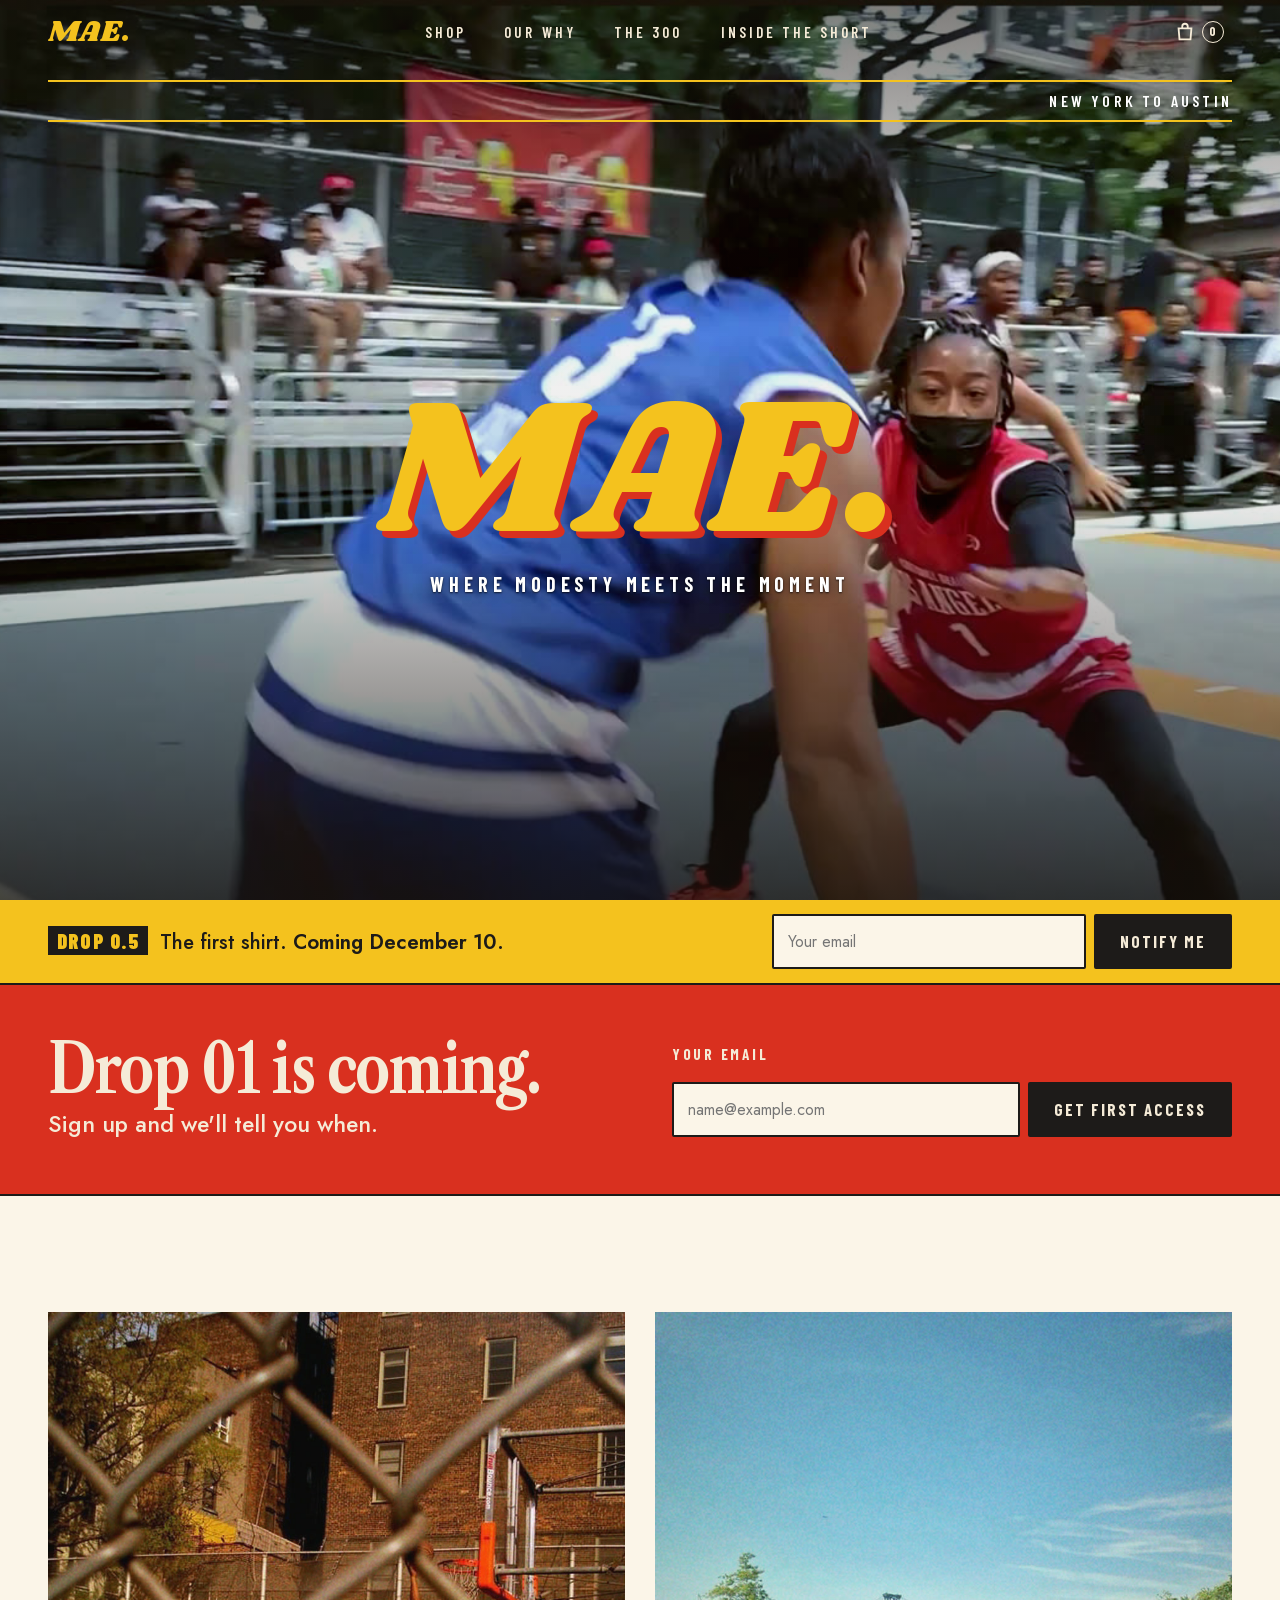
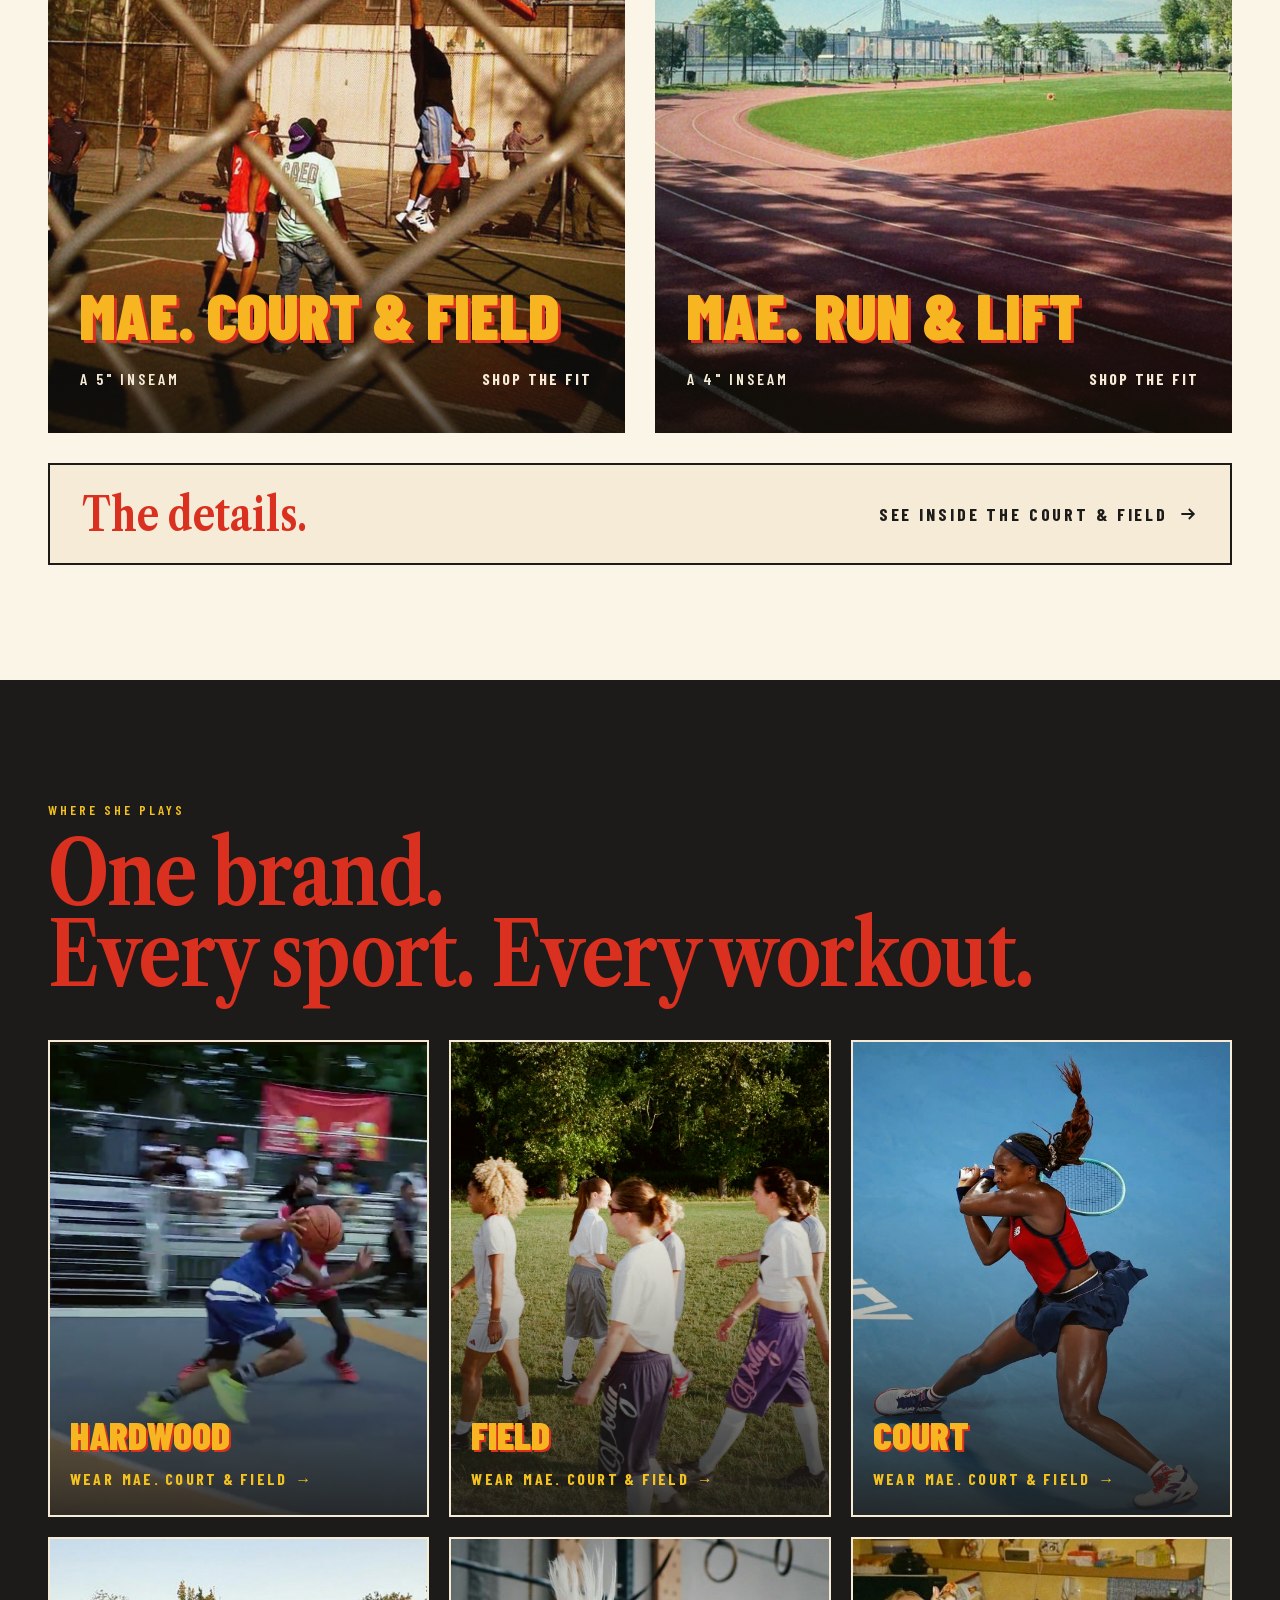
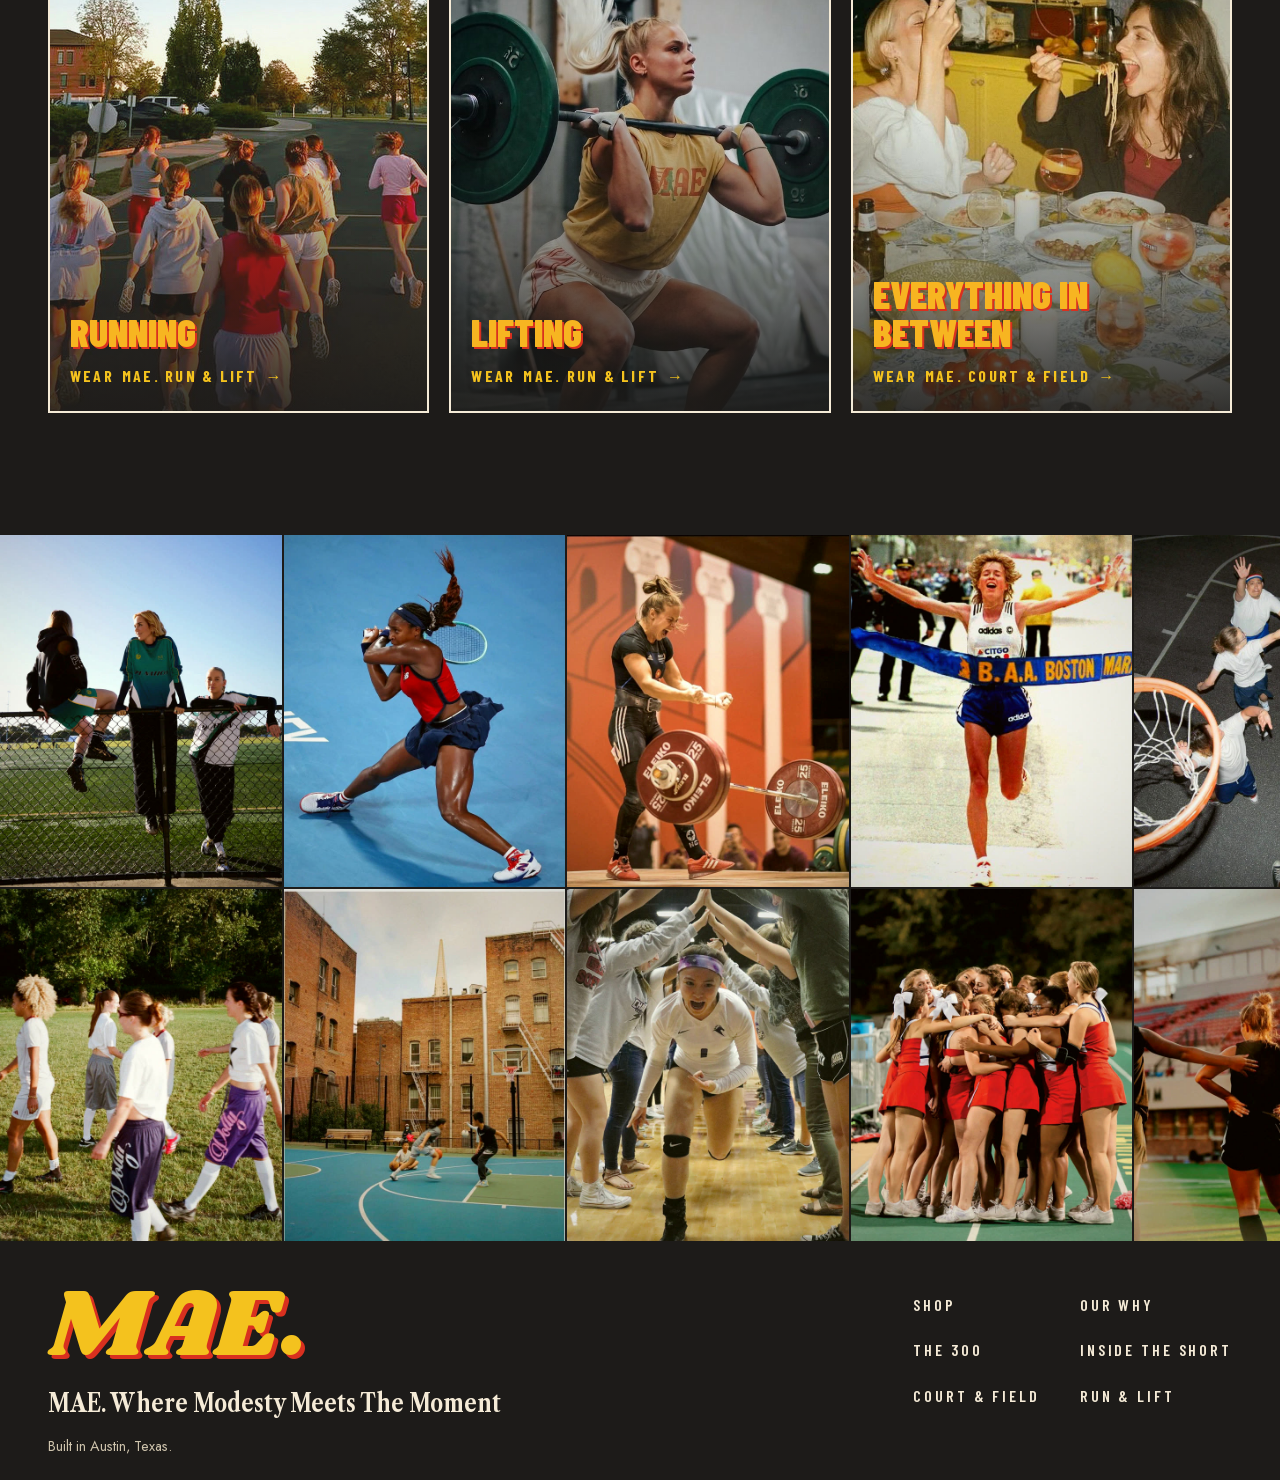
<file: index.html>
<!doctype html>
<html lang="en" class="no-js">
<head>
<meta charset="utf-8">
<meta name="viewport" content="width=device-width, initial-scale=1">
<title>MAE. Where modesty meets the moment</title>
<meta name="description" content="MAE. is modest vintage athletic wear for girls who hoop, run, and lift. Built in Austin, Texas. Drop 01: two lines, two shorts, two tops.">
<meta name="theme-color" content="#d9301f">
<link rel="stylesheet" href="css/fonts.css?v=3">
<link rel="stylesheet" href="css/mae.css?v=75">
<meta property="og:type" content="website">
<meta property="og:site_name" content="MAE.">
<meta property="og:title" content="MAE. Where modesty meets the moment">
<meta property="og:description" content="MAE. is modest vintage athletic wear for girls who hoop, run, and lift. Built in Austin, Texas. Drop 01: two lines, two shorts, two tops.">
<meta property="og:url" content="https://wearmae.co/">
<meta property="og:image" content="https://wearmae.co/assets/img/link-preview.jpg?v=1">
<meta property="og:image:width" content="1199">
<meta property="og:image:height" content="1312">
<meta property="og:image:alt" content="The four MAE. Drop 01 pieces hanging on a ballfield fence">
<meta name="twitter:card" content="summary_large_image">
<meta name="twitter:image" content="https://wearmae.co/assets/img/link-preview.jpg?v=1">
<link rel="icon" href="assets/favicon.svg" type="image/svg+xml">
</head>
<body data-page="home">
<a class="skip" href="#main">Skip to content</a>
<header data-site-header data-over></header>

<main id="main">
  <!-- 1. Hero: magazine cover -->
  <section class="cover" aria-labelledby="cover-title">
    <video class="cover__media" data-cover-video autoplay muted loop playsinline disablepictureinpicture disableremoteplayback preload="auto" aria-hidden="true">
      <source src="assets/video/court-hero.mp4?v=3" type="video/mp4">
    </video>
    <div class="cover__shade"></div>
    <div class="wrap cover__inner">
      <div class="cover__dateline" style="justify-content:flex-end">
        <span>New York to Austin</span>
      </div>
      <div class="cover__center">
        <h1 class="masthead logo" id="cover-title">MAE.</h1>
        <p class="cover__motto">Where modesty meets the moment</p>
      </div>
    </div>
  </section>

  <!-- Sign-ups: both save to the Waitlist tab of the Google Sheet. wearmae.co/#waitlist lands here. -->
  <div id="waitlist">
  <!-- Drop 0.5 mini band: the first shirt -->
  <section class="halfband" aria-labelledby="half-title">
    <div class="wrap halfband__row">
      <p class="halfband__text"><span class="halfband__tag">Drop 0.5</span> <span id="half-title">The first shirt.</span> <strong>Coming December 10.</strong></p>
      <div class="halfband__form">
        <form class="inline-form" data-email-form="Homepage" data-item="Drop 0.5 (first shirt)" data-success="You're in. We'll email you December 10." novalidate>
          <label class="field-label sr-only" for="half-email">Your email for Drop 0.5</label>
          <input class="input" id="half-email" type="email" name="email" autocomplete="email" placeholder="Your email" required aria-describedby="half-msg">
          <input type="text" name="website" tabindex="-1" autocomplete="off" aria-hidden="true" style="position:absolute;left:-9999px;width:1px;height:1px">
          <button class="btn btn--ink" type="submit">Notify me</button>
        </form>
        <p class="form-success" id="half-msg" data-form-msg tabindex="-1" aria-live="polite"></p>
      </div>
    </div>
  </section>

  <!-- Drop 01 band -->
  <section class="waitband" aria-labelledby="wait-title">
    <div class="wrap waitband__row">
      <div>
        <h2 class="headline" id="wait-title">Drop 01 is coming.</h2>
        <p class="waitband__sub">Sign up and we'll tell you when.</p>
      </div>
      <div>
        <form class="inline-form" data-email-form="Homepage" data-success="You're in. You'll hear before anyone else." novalidate>
          <label class="field-label" for="wait-email">Your email</label>
          <input class="input" id="wait-email" type="email" name="email" autocomplete="email" placeholder="name@example.com" required aria-describedby="wait-msg">
          <input type="text" name="website" tabindex="-1" autocomplete="off" aria-hidden="true" style="position:absolute;left:-9999px;width:1px;height:1px">
          <button class="btn btn--ink" type="submit">Get first access</button>
        </form>
        <p class="form-success" id="wait-msg" data-form-msg tabindex="-1" aria-live="polite"></p>
      </div>
    </div>
  </section>
  </div>

  <!-- 2. Two fit tiles -->
  <section class="section" aria-labelledby="fits-title">
    <div class="wrap">
      <h2 class="sr-only" id="fits-title">The Drop 01 fits</h2>
      <div class="fits">
        <a class="fit-tile reveal" href="court-field.html">
          <img src="assets/img/fit-court-field-street.jpg" alt="A pickup game on an outdoor city court seen through a chain-link fence, one player rising for a dunk" loading="lazy" width="896" height="1188" style="object-position:55% 45%">
          <div class="fit-tile__label">
            <h3 class="headline headline--outline">MAE. Court &amp; Field</h3>
            <div class="fit-tile__meta"><span class="fit-tile__sports">A 5" inseam</span><span class="link-arrow">Shop the fit</span></div>
          </div>
        </a>
        <a class="fit-tile reveal" data-delay="1" href="run-lift.html">
          <img src="assets/img/fit-run-lift-oval.jpg" alt="An empty red running track curving around a green field on a sunny morning, a bridge in the distance" loading="lazy" width="896" height="1576" style="object-position:50% 72%">
          <div class="fit-tile__label">
            <h3 class="headline headline--outline">MAE. Run &amp; Lift</h3>
            <div class="fit-tile__meta"><span class="fit-tile__sports">A 4" inseam</span><span class="link-arrow">Shop the fit</span></div>
          </div>
        </a>
      </div>
      <a class="inside-link" href="court-field.html#inside">
        <span class="inside-link__head">The details.</span>
        <span class="inside-link__go">See inside the Court &amp; Field <svg width="20" height="20" viewBox="0 0 24 24" fill="none" stroke="currentColor" stroke-width="2.2" aria-hidden="true"><path d="M4 12h15M13 6l6 6-6 6"/></svg></span>
      </a>
    </div>
  </section>

  <!-- 3. Every sport: interactive map -->
  <section class="section sports" aria-labelledby="sports-title">
    <div class="wrap">
      <div class="section-head reveal">
        <div>
          <span class="eyebrow">Where she plays</span>
          <h2 class="headline" id="sports-title" style="margin-top:8px">One brand.<br><em>Every</em> sport. Every workout.</h2>
        </div>
      </div>
      <ul class="tiles">
        <li class="tile reveal" data-delay="0">
          <img src="assets/img/court-25.jpg" alt="Women playing streetball on an outdoor court, a player driving with the ball" width="1400" height="796" loading="lazy" style="object-position:50% 40%">
          <div class="tile__body">
            <h3>Hardwood</h3>
            <a class="tile__fit" href="court-field.html"><span class="tile__wear">Wear </span>MAE. Court &amp; Field <span aria-hidden="true">&rarr;</span></a>
          </div>
        </li>
        <li class="tile reveal" data-delay="1">
          <img src="assets/img/wall/wall-22.jpg" alt="Girls in soccer gear walking across a grass field" width="640" height="800" loading="lazy" style="object-position:50% 50%">
          <div class="tile__body">
            <h3>Field</h3>
            <a class="tile__fit" href="court-field.html"><span class="tile__wear">Wear </span>MAE. Court &amp; Field <span aria-hidden="true">&rarr;</span></a>
          </div>
        </li>
        <li class="tile reveal" data-delay="2">
          <img src="assets/img/wall/wall-18.jpg" alt="A tennis player lunging into a forehand on a blue hard court" width="640" height="800" loading="lazy" style="object-position:50% 40%">
          <div class="tile__body">
            <h3>Court</h3>
            <a class="tile__fit" href="court-field.html"><span class="tile__wear">Wear </span>MAE. Court &amp; Field <span aria-hidden="true">&rarr;</span></a>
          </div>
        </li>
        <li class="tile reveal" data-delay="0">
          <img src="assets/img/run-club.jpg" alt="A group of girls running together down a road at sunset" width="1200" height="880" loading="lazy" style="object-position:50% 65%">
          <div class="tile__body">
            <h3>Running</h3>
            <a class="tile__fit" href="run-lift.html"><span class="tile__wear">Wear </span>MAE. Run &amp; Lift <span aria-hidden="true">&rarr;</span></a>
          </div>
        </li>
        <li class="tile reveal" data-delay="1">
          <img src="assets/img/tile-lifting.jpg" alt="A lifter in the MAE. Shirt and MAE. Short holding a front squat" width="640" height="800" loading="lazy" style="object-position:45% 50%">
          <div class="tile__body">
            <h3>Lifting</h3>
            <a class="tile__fit" href="run-lift.html"><span class="tile__wear">Wear </span>MAE. Run &amp; Lift <span aria-hidden="true">&rarr;</span></a>
          </div>
        </li>
        <li class="tile reveal" data-delay="2">
          <img src="assets/img/tile-in-between.jpg" alt="Two friends laughing and eating spaghetti at a dinner table" width="800" height="1000" loading="lazy" style="object-position:50% 20%">
          <div class="tile__body">
            <h3>Everything in between</h3>
            <a class="tile__fit" href="court-field.html"><span class="tile__wear">Wear </span>MAE. Court &amp; Field <span aria-hidden="true">&rarr;</span></a>
          </div>
        </li>
      </ul>
    </div>
  </section>

  <!-- 4. Verse band -->
  <!-- 4. Photo wall: girls who play -->
  <section class="wall" aria-label="Girls who play">
    <div class="wall__rows">
      <ul class="wall__row" data-dir="-1">
        <li><img src="assets/img/wall/wall-17.jpg" alt="Three friends hanging on a fence by a soccer field" loading="lazy" width="640" height="800"></li>
        <li><img src="assets/img/wall/wall-18.jpg" alt="A tennis player lunging into a two-handed backhand" loading="lazy" width="640" height="800"></li>
        <li><img src="assets/img/wall/wall-19.jpg" alt="A weightlifter roaring after a big lift" loading="lazy" width="640" height="800"></li>
        <li><img src="assets/img/wall/wall-20.jpg" alt="A marathoner breaking the finish tape, arms wide" loading="lazy" width="640" height="800"></li>
        <li><img src="assets/img/wall/wall-21.jpg" alt="Players leaping for a rebound, shot from above the hoop" loading="lazy" width="640" height="800"></li>
        <li aria-hidden="true"><img src="assets/img/wall/wall-17.jpg" alt="" loading="lazy" width="640" height="800"></li>
        <li aria-hidden="true"><img src="assets/img/wall/wall-18.jpg" alt="" loading="lazy" width="640" height="800"></li>
        <li aria-hidden="true"><img src="assets/img/wall/wall-19.jpg" alt="" loading="lazy" width="640" height="800"></li>
        <li aria-hidden="true"><img src="assets/img/wall/wall-20.jpg" alt="" loading="lazy" width="640" height="800"></li>
        <li aria-hidden="true"><img src="assets/img/wall/wall-21.jpg" alt="" loading="lazy" width="640" height="800"></li>
      </ul>
      <ul class="wall__row" data-dir="1">
        <li><img src="assets/img/wall/wall-22.jpg" alt="A soccer team walking across a sunny field" loading="lazy" width="640" height="800"></li>
        <li><img src="assets/img/wall/wall-23.jpg" alt="A girl driving to the hoop on a city court" loading="lazy" width="640" height="800"></li>
        <li><img src="assets/img/wall/wall-24.jpg" alt="A volleyball player charging through a tunnel of teammates" loading="lazy" width="640" height="800"></li>
        <li><img src="assets/img/wall/wall-25.jpg" alt="A cheer squad in a group hug on the track" loading="lazy" width="640" height="800"></li>
        <li><img src="assets/img/wall/wall-26.jpg" alt="Soccer players stretching on the field at golden hour" loading="lazy" width="640" height="800"></li>
        <li aria-hidden="true"><img src="assets/img/wall/wall-22.jpg" alt="" loading="lazy" width="640" height="800"></li>
        <li aria-hidden="true"><img src="assets/img/wall/wall-23.jpg" alt="" loading="lazy" width="640" height="800"></li>
        <li aria-hidden="true"><img src="assets/img/wall/wall-24.jpg" alt="" loading="lazy" width="640" height="800"></li>
        <li aria-hidden="true"><img src="assets/img/wall/wall-25.jpg" alt="" loading="lazy" width="640" height="800"></li>
        <li aria-hidden="true"><img src="assets/img/wall/wall-26.jpg" alt="" loading="lazy" width="640" height="800"></li>
      </ul>
    </div>
  </section>
</main>

<!-- 5. Footer with motto -->
<footer data-site-footer></footer>
<script src="js/mae.js?v=50"></script>
</body>
</html>
</file>
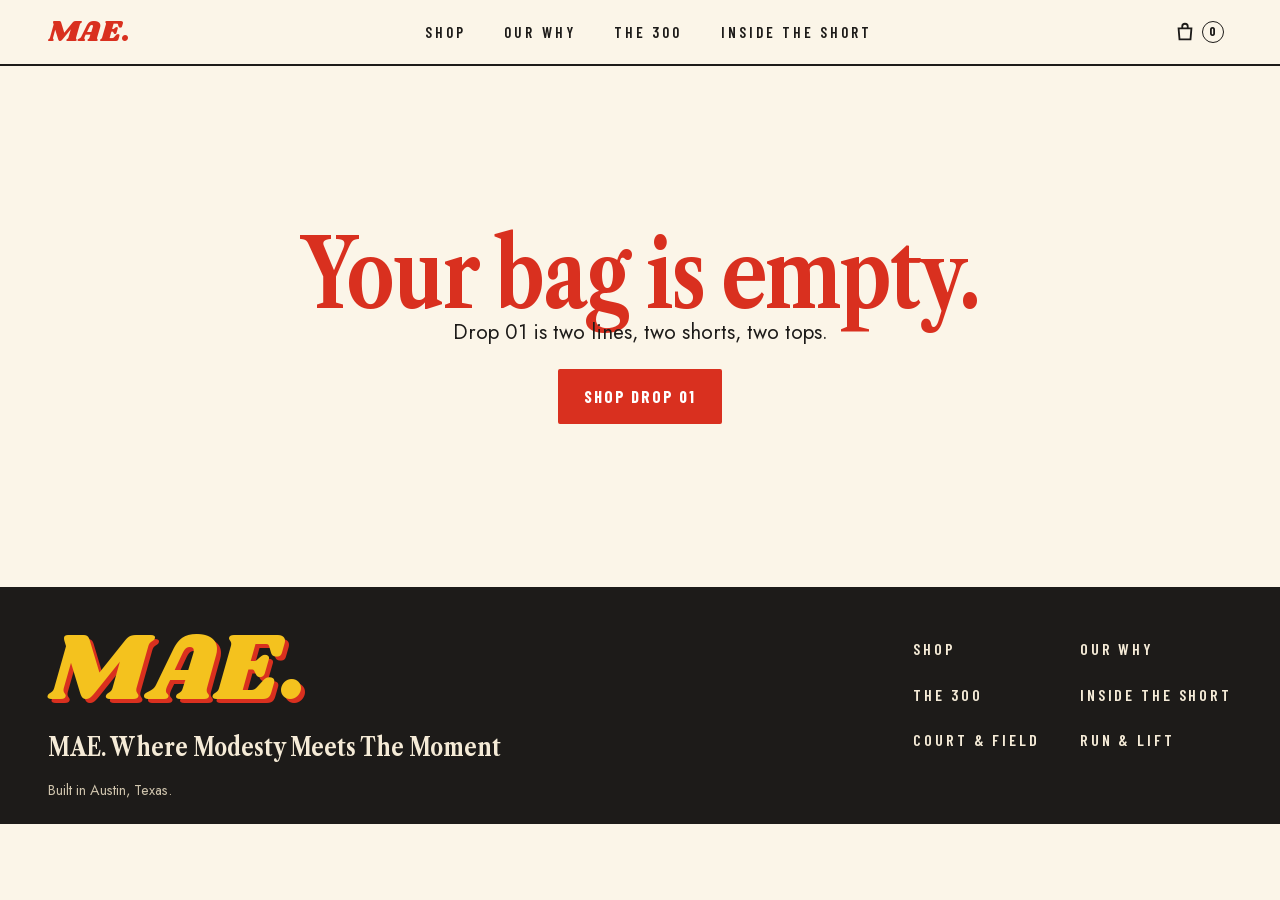
<file: checkout.html>
<!doctype html>
<html lang="en" class="no-js">
<head>
<meta charset="utf-8">
<meta name="viewport" content="width=device-width, initial-scale=1">
<title>Checkout · MAE.</title>
<meta name="theme-color" content="#d9301f">
<meta name="robots" content="noindex">
<link rel="stylesheet" href="css/fonts.css?v=3">
<link rel="stylesheet" href="css/mae.css?v=75">
<meta property="og:type" content="website">
<meta property="og:site_name" content="MAE.">
<meta property="og:title" content="Checkout · MAE.">
<meta property="og:description" content="Where modesty meets the moment.">
<meta property="og:url" content="https://wearmae.co/checkout.html">
<meta property="og:image" content="https://wearmae.co/assets/img/link-preview.jpg?v=1">
<meta property="og:image:width" content="1199">
<meta property="og:image:height" content="1312">
<meta property="og:image:alt" content="The four MAE. Drop 01 pieces hanging on a ballfield fence">
<meta name="twitter:card" content="summary_large_image">
<meta name="twitter:image" content="https://wearmae.co/assets/img/link-preview.jpg?v=1">
<link rel="icon" href="assets/favicon.svg" type="image/svg+xml">
</head>
<body data-page="checkout">
<a class="skip" href="#main">Skip to content</a>
<header data-site-header></header>

<main id="main" class="wrap section" data-checkout>
  <div id="co-empty" class="empty" hidden>
    <h1 class="headline" style="font-size:clamp(3rem,8vw,6rem)">Your bag is empty.</h1>
    <p>Drop 01 is two lines, two shorts, two tops.</p>
    <a class="btn" href="shop.html">Shop Drop 01</a>
  </div>

  <div id="co-main">
    <h1 class="headline" style="font-size:clamp(3rem,8vw,6.4rem);margin-bottom:28px">Checkout.</h1>
    <div class="checkout">
      <form class="co-form" id="co-form" novalidate>
        <!-- spam guard: people never see or fill this -->
        <div style="position:absolute;left:-9999px" aria-hidden="true"><label>Website <input name="website" tabindex="-1" autocomplete="off"></label></div>
        <div class="error-summary" id="error-summary" hidden></div>
        <fieldset>
          <legend>Contact</legend>
          <div class="co-grid">
            <div class="field full"><label for="f-name">Full name <span class="req" aria-hidden="true">*</span></label><input class="input" id="f-name" name="name" autocomplete="name" required aria-describedby="err-name"><p class="err" id="err-name"></p></div>
            <div class="field full"><label for="f-email">Email <span class="req" aria-hidden="true">*</span></label><input class="input" id="f-email" name="email" type="email" autocomplete="email" required aria-describedby="err-email"><p class="err" id="err-email"></p></div>
          </div>
        </fieldset>
        <fieldset>
          <legend>Ship to</legend>
          <div class="co-grid">
            <div class="field full"><label for="f-address">Street address <span class="req" aria-hidden="true">*</span></label><input class="input" id="f-address" name="address" autocomplete="street-address" required aria-describedby="err-address"><p class="err" id="err-address"></p></div>
            <div class="field"><label for="f-city">City <span class="req" aria-hidden="true">*</span></label><input class="input" id="f-city" name="city" autocomplete="address-level2" required aria-describedby="err-city"><p class="err" id="err-city"></p></div>
            <div class="field"><label for="f-state">State <span class="req" aria-hidden="true">*</span></label><input class="input" id="f-state" name="state" autocomplete="address-level1" value="TX" required aria-describedby="err-state"><p class="err" id="err-state"></p></div>
            <div class="field"><label for="f-zip">ZIP code <span class="req" aria-hidden="true">*</span></label><input class="input" id="f-zip" name="zip" inputmode="numeric" autocomplete="postal-code" required aria-describedby="err-zip"><p class="err" id="err-zip"></p></div>
          </div>
        </fieldset>
        <div class="preorder-box">
          <svg width="28" height="28" viewBox="0 0 24 24" fill="none" stroke="currentColor" stroke-width="2" aria-hidden="true" style="flex:none"><rect x="3" y="5" width="18" height="16" rx="1"/><path d="M3 10h18M8 3v4M16 3v4"/></svg>
          <p><strong>Drop 01 is a pre-order.</strong> Nothing is charged today. We'll email you a secure payment link the day it goes live, and your size is held until then.</p>
        </div>
        <p style="margin-top:20px"><button class="btn btn--block" id="place-btn" type="submit">Reserve my pre-order</button></p>
      </form>

      <aside class="summary" aria-labelledby="sum-title">
        <h2 class="cover-type" id="sum-title">Your bag</h2>
        <div class="summary__lines" id="summary-lines"></div>
        <div class="summary__totals">
          <div><span>Subtotal</span><span id="co-sub">$0</span></div>
          <div><span>Shipping</span><span id="co-ship">Free</span></div>
          <div class="grand"><span>Total</span><span id="co-total">$0</span></div>
        </div>
      </aside>
    </div>
  </div>
</main>

<footer data-site-footer></footer>
<script src="js/mae.js?v=50"></script>
</body>
</html>
</file>
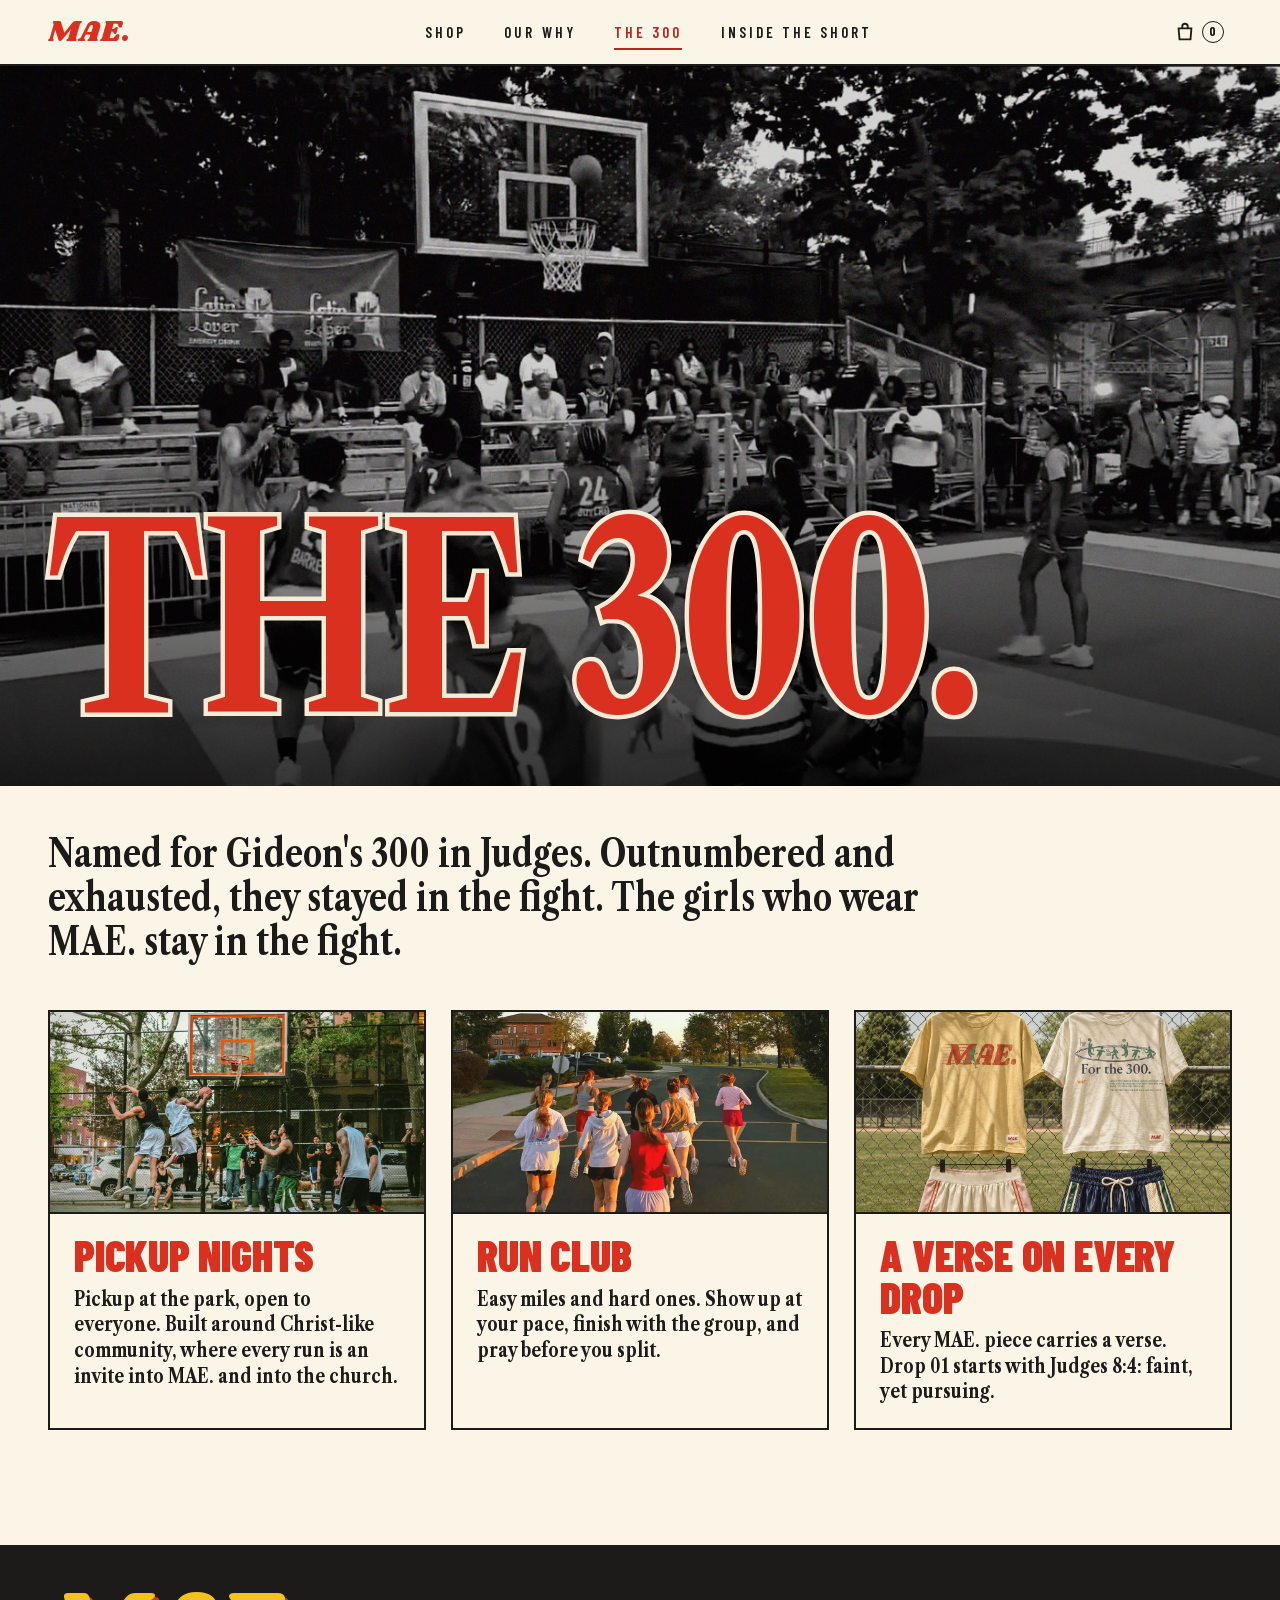
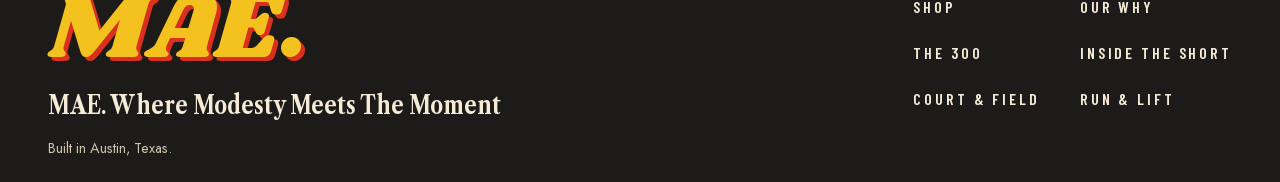
<file: community.html>
<!doctype html>
<html lang="en" class="no-js">
<head>
<meta charset="utf-8">
<meta name="viewport" content="width=device-width, initial-scale=1">
<title>The 300 · MAE.</title>
<meta name="description" content="The 300. Named for Gideon's 300 in Judges 8:4: outnumbered and exhausted, they stayed in the fight. A MAE. community for girls who hoop, run, and lift.">
<meta name="theme-color" content="#d9301f">
<link rel="stylesheet" href="css/fonts.css?v=3">
<link rel="stylesheet" href="css/mae.css?v=75">
<meta property="og:type" content="website">
<meta property="og:site_name" content="MAE.">
<meta property="og:title" content="The 300 · MAE.">
<meta property="og:description" content="The 300. Named for Gideon's 300 in Judges 8:4: outnumbered and exhausted, they stayed in the fight. A MAE. community for girls who hoop, run, and lift.">
<meta property="og:url" content="https://wearmae.co/community.html">
<meta property="og:image" content="https://wearmae.co/assets/img/link-preview.jpg?v=1">
<meta property="og:image:width" content="1199">
<meta property="og:image:height" content="1312">
<meta property="og:image:alt" content="The four MAE. Drop 01 pieces hanging on a ballfield fence">
<meta name="twitter:card" content="summary_large_image">
<meta name="twitter:image" content="https://wearmae.co/assets/img/link-preview.jpg?v=1">
<link rel="icon" href="assets/favicon.svg" type="image/svg+xml">
</head>
<body data-page="community">
<a class="skip" href="#main">Skip to content</a>
<header data-site-header></header>

<main id="main">
  <!-- 1. Hero: THE 300., black and white -->
  <section class="the300">
    <img src="assets/img/court-bw-300.jpg" alt="Black and white photo of a packed streetball court with players and a crowd in the stands" width="1400" height="796">
    <div class="wrap">
      <h1 class="headline">THE 300.</h1>
    </div>
  </section>

  <!-- 3. Three cards -->
  <section class="section the300-cards" aria-labelledby="cards-title">
    <div class="wrap">
      <!-- 2. One line on Gideon's 300 -->
      <p class="the300__intro">Named for Gideon's 300 in Judges. Outnumbered and exhausted, they stayed in the fight. The girls who wear MAE. stay in the fight.</p>
      <h2 class="sr-only" id="cards-title">What The 300 does</h2>
      <div class="cards3">
        <article class="c-card reveal">
          <div class="c-card__top c-card__top--photo">
            <img src="assets/img/pickup-court.jpg" alt="Streetball game on an outdoor court, a player going up for a layup while friends watch from the fence" width="1200" height="800" loading="lazy">
          </div>
          <h3 class="c-card__title">Pickup nights</h3>
          <p>Pickup at the park, open to everyone. Built around Christ-like community, where every run is an invite into MAE. and into the church.</p>
        </article>
        <article class="c-card reveal" data-delay="1">
          <div class="c-card__top c-card__top--photo">
            <img src="assets/img/run-club.jpg?v=2" alt="A group of girls running together down a campus road at sunset" width="1200" height="880" loading="lazy" style="object-position:50% 70%">
          </div>
          <h3 class="c-card__title">Run club</h3>
          <p>Easy miles and hard ones. Show up at your pace, finish with the group, and pray before you split.</p>
        </article>
        <article class="c-card reveal" data-delay="2">
          <div class="c-card__top c-card__top--photo">
            <img src="assets/img/verse-mae-fence.jpg" alt="The MAE. Shirt and For the 300 Shirt on hangers over the MAE. Short and For the Game Short, hung on a chain-link fence by a ball field" width="1199" height="1312" loading="lazy" style="object-position:50% 45%">
          </div>
          <h3 class="c-card__title">A verse on every drop</h3>
          <p>Every MAE. piece carries a verse. Drop 01 starts with Judges 8:4: faint, yet pursuing.</p>
        </article>
      </div>
    </div>
  </section>
</main>

<footer data-site-footer></footer>
<script src="js/mae.js?v=50"></script>
</body>
</html>
</file>
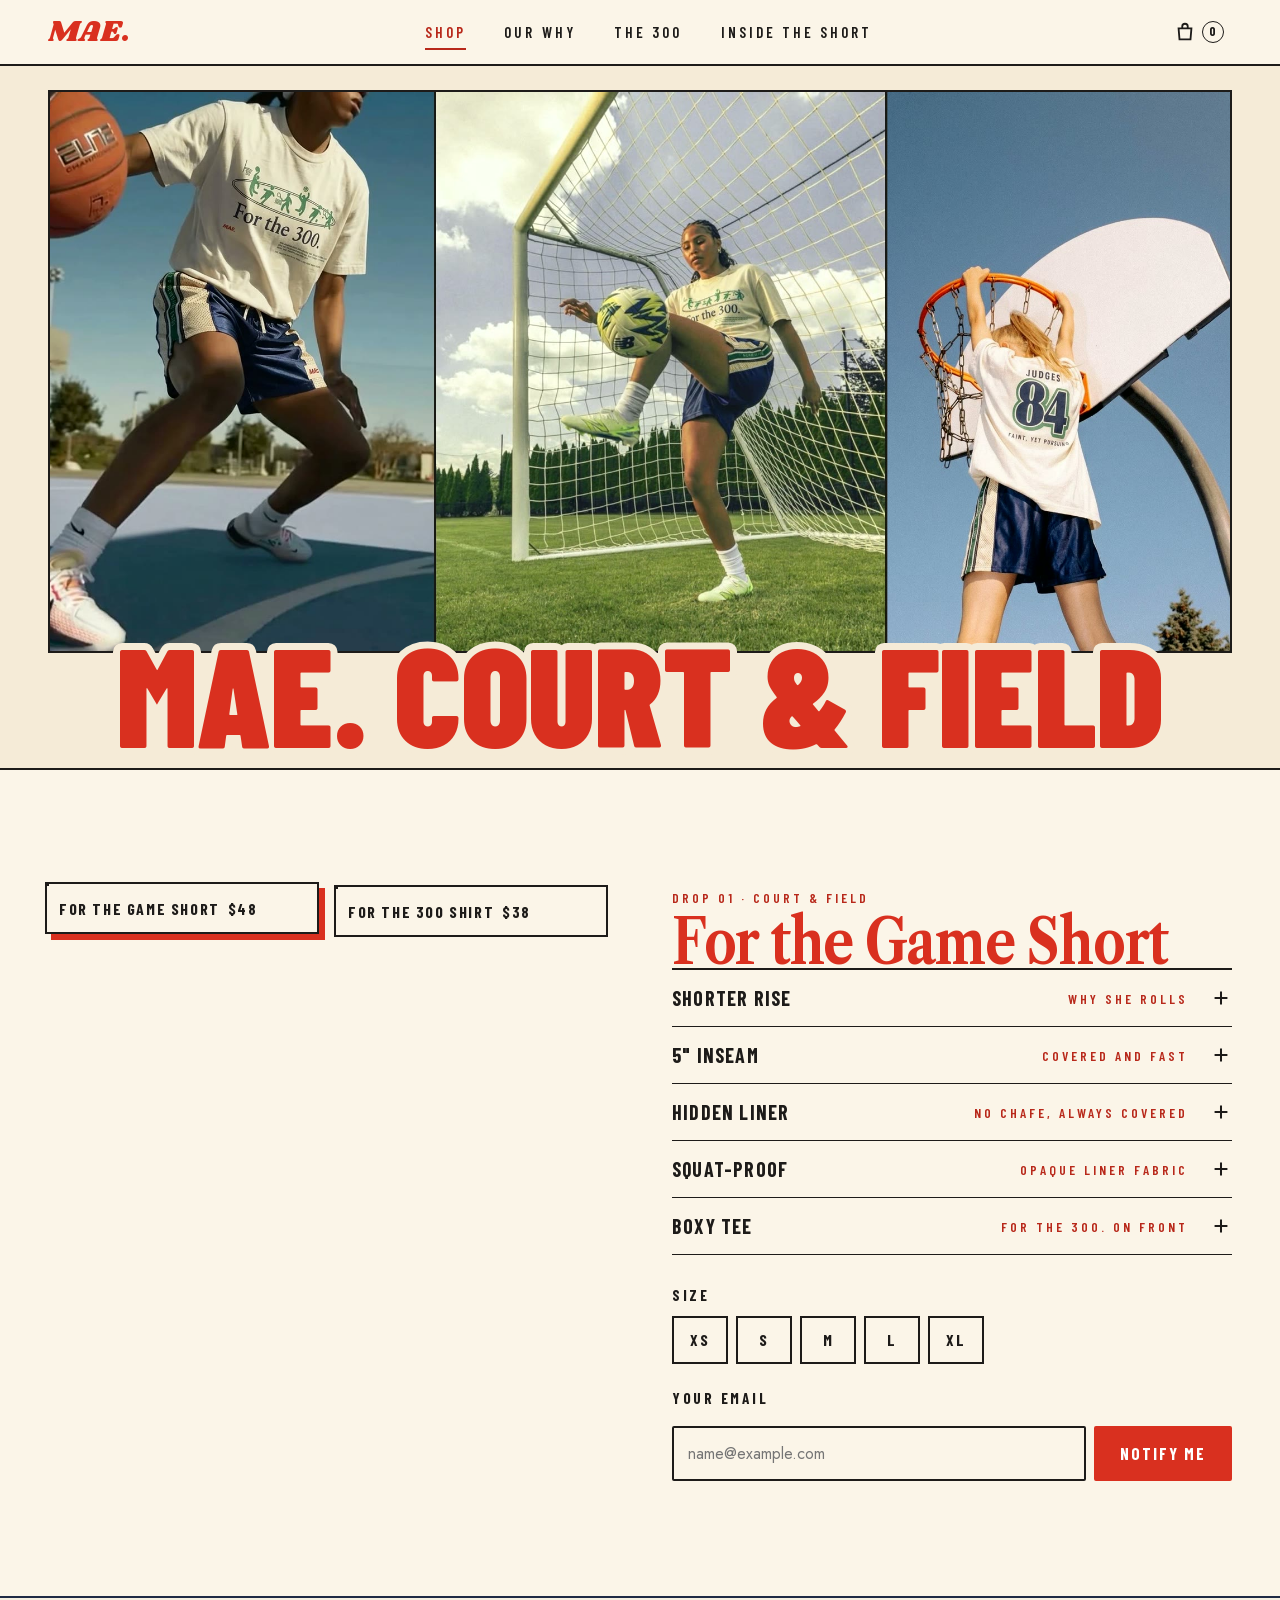
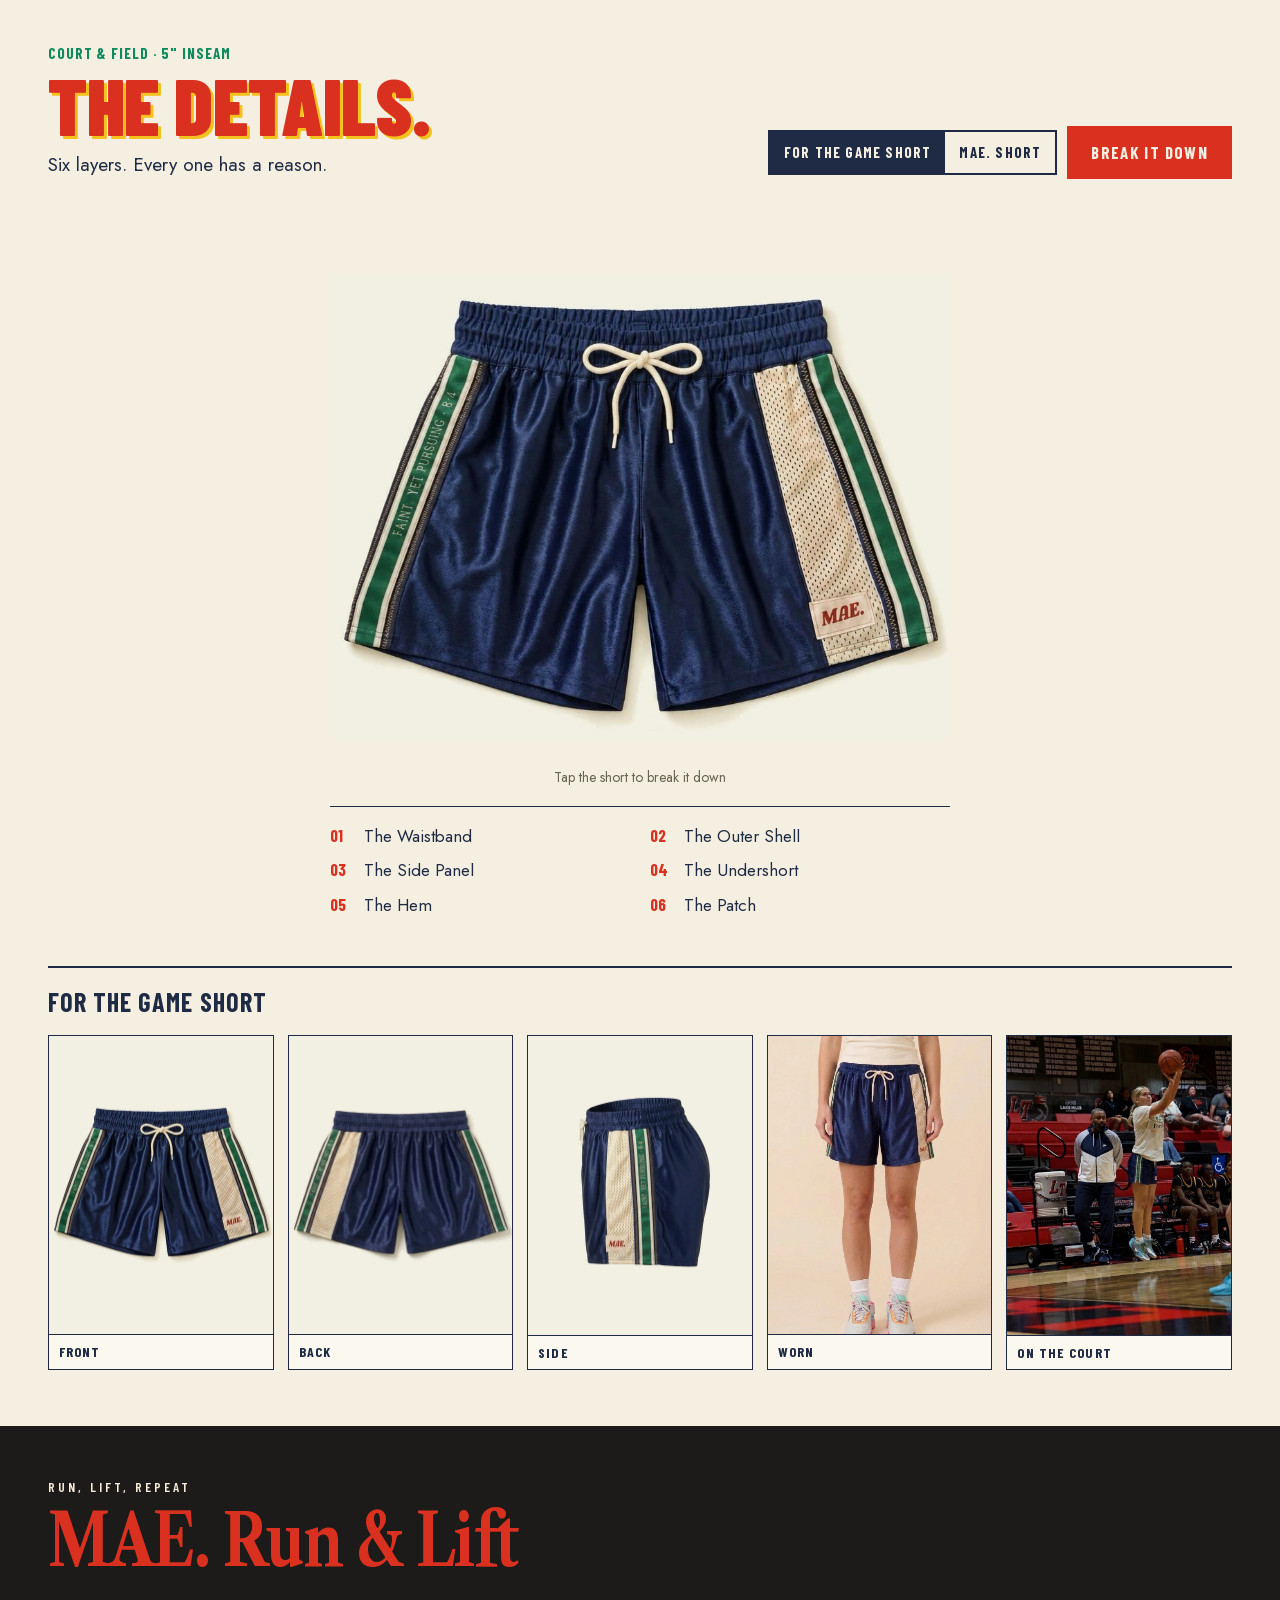
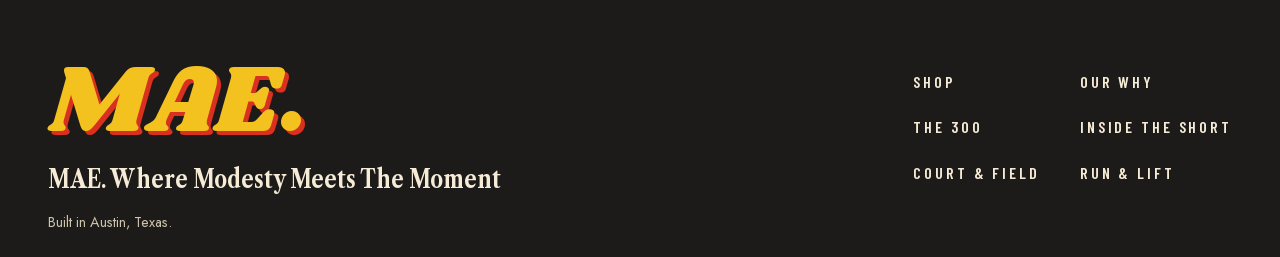
<file: court-field.html>
<!doctype html>
<html lang="en" class="no-js">
<head>
<meta charset="utf-8">
<meta name="viewport" content="width=device-width, initial-scale=1">
<title>Court &amp; Field · MAE.</title>
<meta name="description" content="MAE. Court &amp; Field: a 5 inch dazzle short with mesh side panels and a boxy tee, made for basketball, soccer, tennis, and volleyball.">
<meta name="theme-color" content="#d9301f">
<link rel="stylesheet" href="css/fonts.css?v=3">
<link rel="stylesheet" href="css/mae.css?v=75">
<link rel="stylesheet" href="css/inside.css?v=8">
<meta property="og:type" content="website">
<meta property="og:site_name" content="MAE.">
<meta property="og:title" content="Court &amp; Field · MAE.">
<meta property="og:description" content="MAE. Court &amp; Field: a 5 inch dazzle short with mesh side panels and a boxy tee, made for basketball, soccer, tennis, and volleyball.">
<meta property="og:url" content="https://wearmae.co/court-field.html">
<meta property="og:image" content="https://wearmae.co/assets/img/link-preview.jpg?v=1">
<meta property="og:image:width" content="1199">
<meta property="og:image:height" content="1312">
<meta property="og:image:alt" content="The four MAE. Drop 01 pieces hanging on a ballfield fence">
<meta name="twitter:card" content="summary_large_image">
<meta name="twitter:image" content="https://wearmae.co/assets/img/link-preview.jpg?v=1">
<link rel="icon" href="assets/favicon.svg" type="image/svg+xml">
</head>
<body data-page="fit">
<a class="skip" href="#main">Skip to content</a>
<header data-site-header></header>

<main id="main" data-fit-page="athlete">
  <!-- 1. Nike-ad layout: photo on cream, red condensed serif with cream outline -->
  <section class="fit-hero">
    <div class="fit-hero__stage">
      <div class="fit-hero__photo"><picture><source media="(min-width: 700px)" srcset="assets/img/court-field-hero-trio.jpg" width="2378" height="1000"><img src="assets/img/court-field-hero-dribble.jpg" alt="Three girls in MAE. Court &amp; Field shorts: one dribbling on a blue court, one juggling a soccer ball in front of a goal, one hanging from a chain-net rim" width="1024" height="1024" style="object-position:50% 40%"></picture></div>
      <h1 class="headline headline--outline">MAE. Court &amp; Field</h1>
    </div>
  </section>

  <!-- 2. Cream band: patch, small serif copy, verse ref -->

  <!-- 3 + 4. Why it's made this way, size, add to bag -->
  <section class="section" aria-labelledby="piece-name">
    <div class="wrap buy">
      <div class="reveal">
        <div class="piece-tabs" id="piece-tabs" role="tablist" aria-label="Pick a piece"></div>
      </div>
      <div class="buy__info reveal" data-delay="1" id="buy-panel" role="tabpanel">
        <span class="eyebrow" style="color:var(--red-ink)">Drop 01 · Court &amp; Field</span>
        <h2 class="headline" id="piece-name">For the Game Short</h2>
        <ul class="why-list" id="why-list"></ul>
        <fieldset class="sizes" id="sizes"></fieldset>
        <div class="buy__notify">
          <form class="inline-form" id="notify-form" data-email-form="Product page" data-success="You're in. You'll hear before anyone else." novalidate>
            <label class="field-label" for="notify-email">Your email</label>
            <input class="input" id="notify-email" type="email" name="email" autocomplete="email" placeholder="name@example.com" required aria-describedby="notify-msg">
            <input type="text" name="website" tabindex="-1" autocomplete="off" aria-hidden="true" style="position:absolute;left:-9999px;width:1px;height:1px">
            <button class="btn" type="submit">Notify me</button>
          </form>
          <p class="form-success" id="notify-msg" data-form-msg tabindex="-1" aria-live="polite"></p>
        </div>
      </div>
    </div>
  </section>

  <!-- Inside the Short: built by js/inside.js -->
  <section class="its" id="inside" aria-labelledby="inside-title"></section>

  <a class="other-fit" href="run-lift.html">
    <div><span class="eyebrow">Run, lift, repeat</span><p class="headline" style="margin-top:6px">MAE. Run &amp; Lift</p></div>
  </a>
</main>

<footer data-site-footer></footer>
<script src="js/mae.js?v=50"></script>
<script src="js/inside.js?v=24"></script>
</body>
</html>
</file>
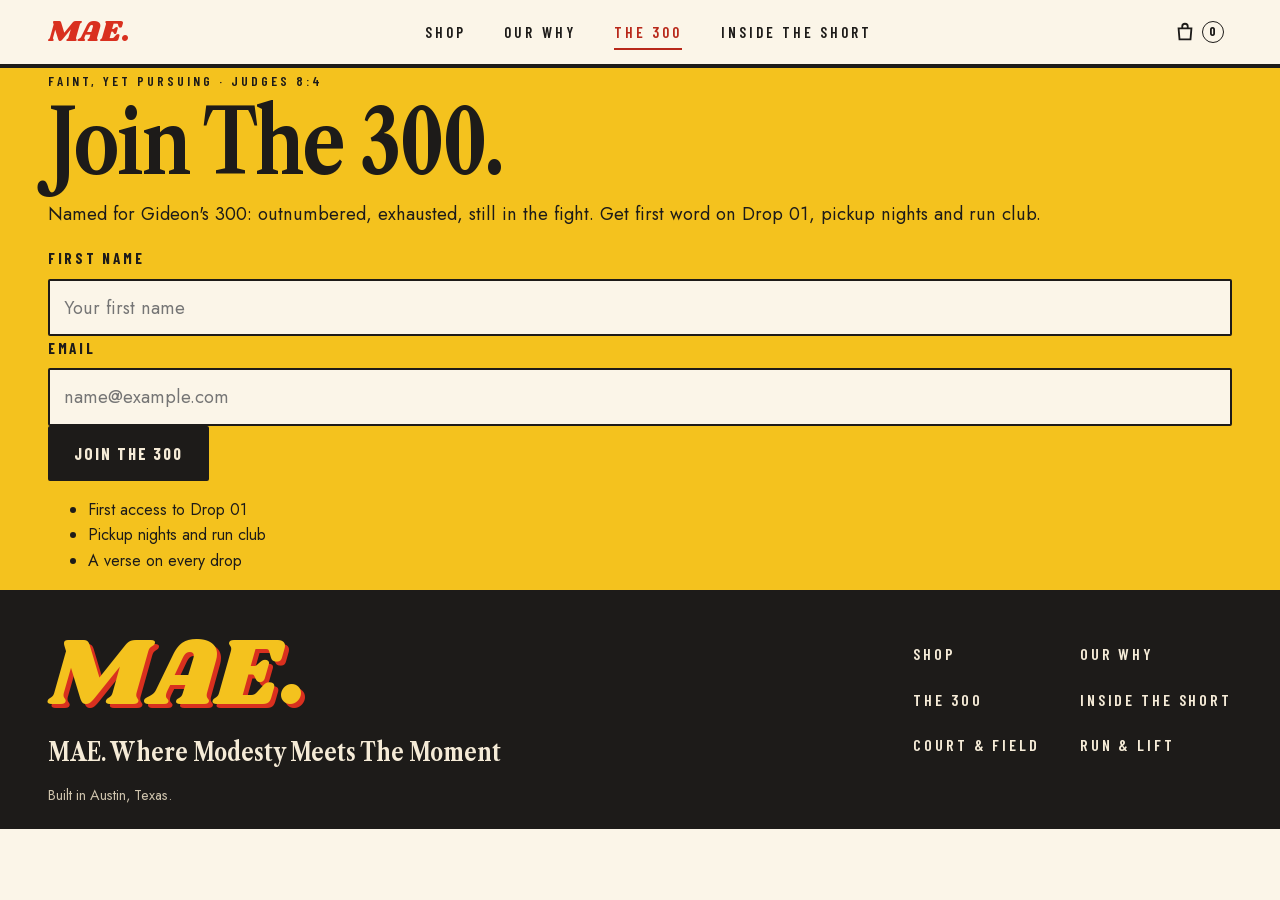
<file: join.html>
<!doctype html>
<html lang="en" class="no-js">
<head>
<meta charset="utf-8">
<meta name="viewport" content="width=device-width, initial-scale=1">
<title>Join The 300 · MAE.</title>
<meta name="description" content="Join The 300: pickup nights, run club and first word on MAE. Drop 01. Modest athletic wear for girls who hoop, run, and lift.">
<meta name="theme-color" content="#f4c21e">
<link rel="stylesheet" href="css/fonts.css?v=3">
<link rel="stylesheet" href="css/mae.css?v=72">
<link rel="icon" href="assets/favicon.svg" type="image/svg+xml">
</head>
<body data-page="community">
<a class="skip" href="#main">Skip to content</a>
<header data-site-header></header>

<main id="main">
  <section class="signup join" aria-labelledby="join-title">
    <div class="wrap">
      <span class="eyebrow">Faint, yet pursuing · Judges 8:4</span>
      <h1 class="headline" id="join-title" style="margin-top:6px">Join The 300.</h1>
      <p class="join__lead">Named for Gideon's 300: outnumbered, exhausted, still in the fight. Get first word on Drop 01, pickup nights and run club.</p>
      <form class="join-form" data-email-form="the-300" data-success="You're in. Watch your inbox for the first 300 run." novalidate>
        <div>
          <label class="field-label" for="join-name">First name</label>
          <input class="input" id="join-name" type="text" name="FNAME" autocomplete="given-name" placeholder="Your first name">
        </div>
        <div>
          <label class="field-label" for="join-email">Email</label>
          <input class="input" id="join-email" type="email" name="email" autocomplete="email" inputmode="email" placeholder="name@example.com" required aria-describedby="join-msg">
        </div>
        <button class="btn btn--ink" type="submit">Join The 300</button>
      </form>
      <p class="form-success" id="join-msg" data-form-msg tabindex="-1" aria-live="polite"></p>
      <ul class="join__perks">
        <li>First access to Drop 01</li>
        <li>Pickup nights and run club</li>
        <li>A verse on every drop</li>
      </ul>
    </div>
  </section>
</main>

<footer data-site-footer></footer>
<script src="js/mae.js?v=48"></script>
</body>
</html>
</file>
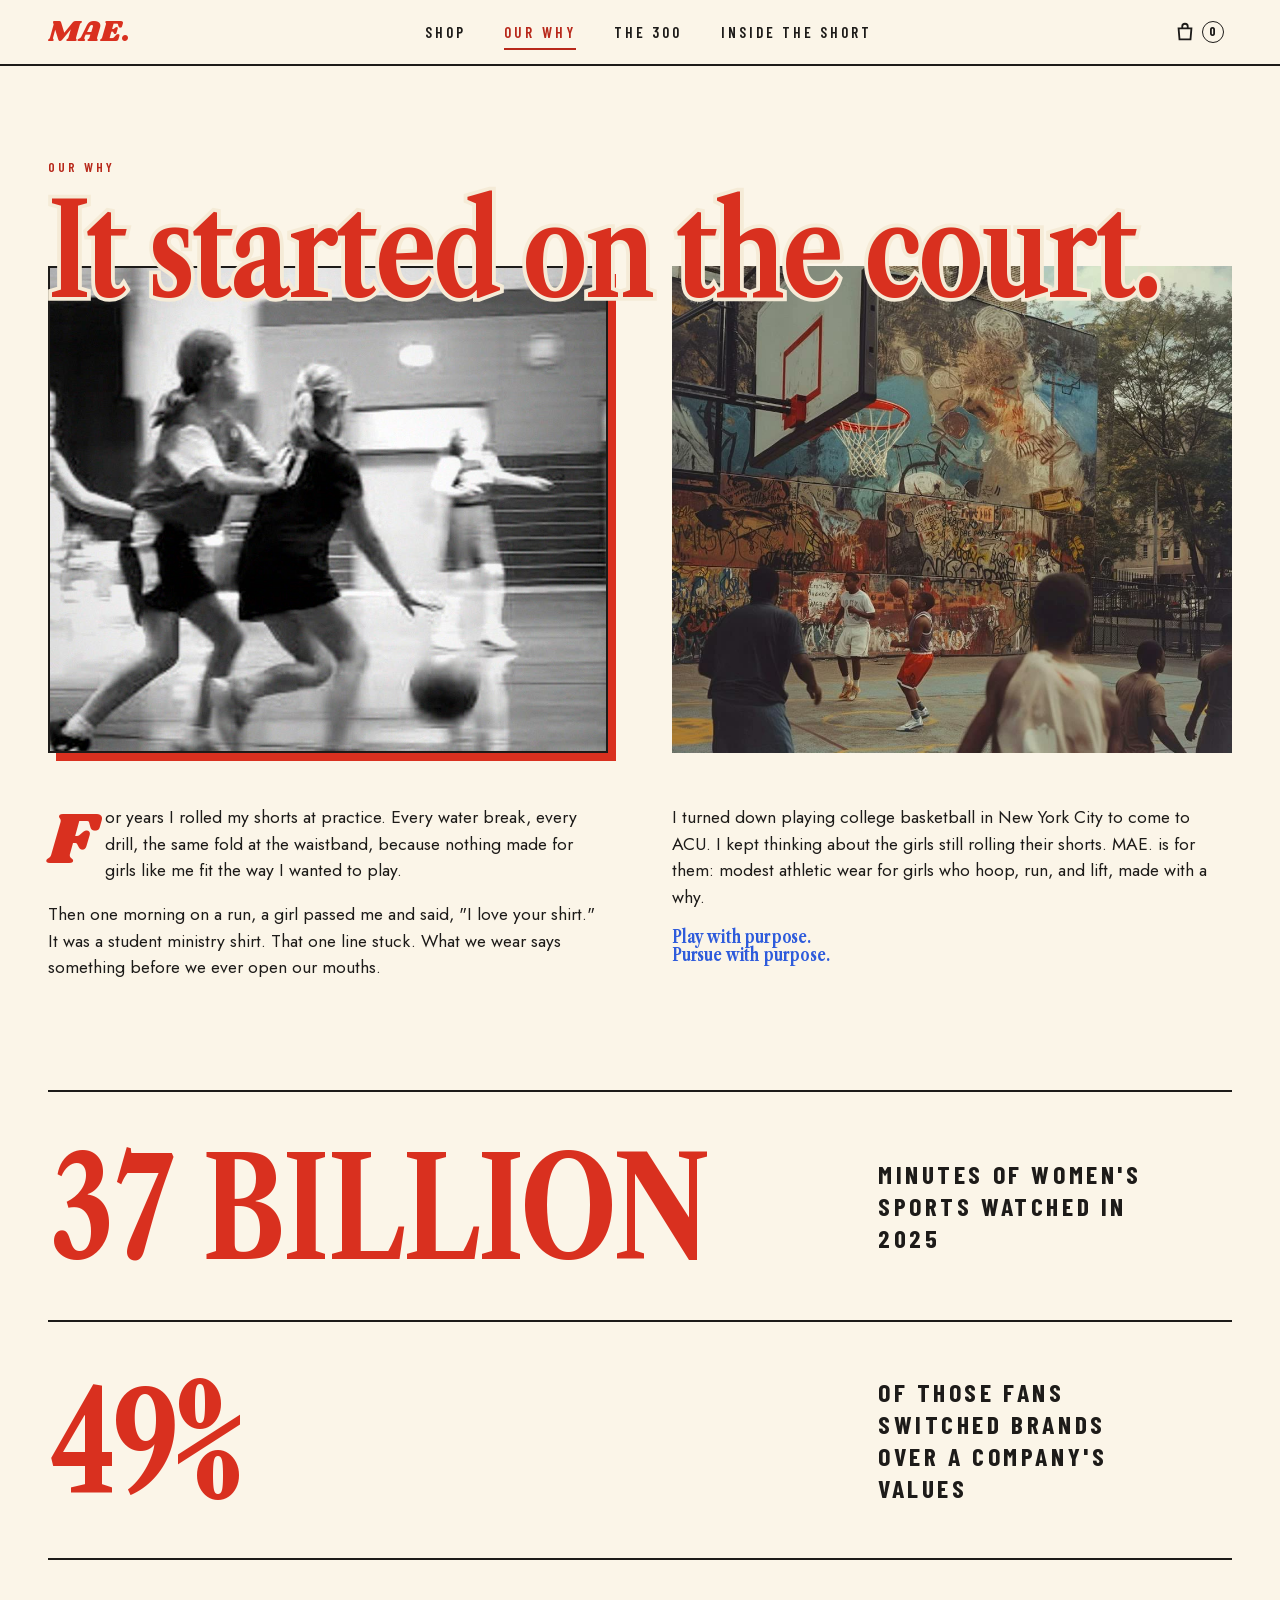
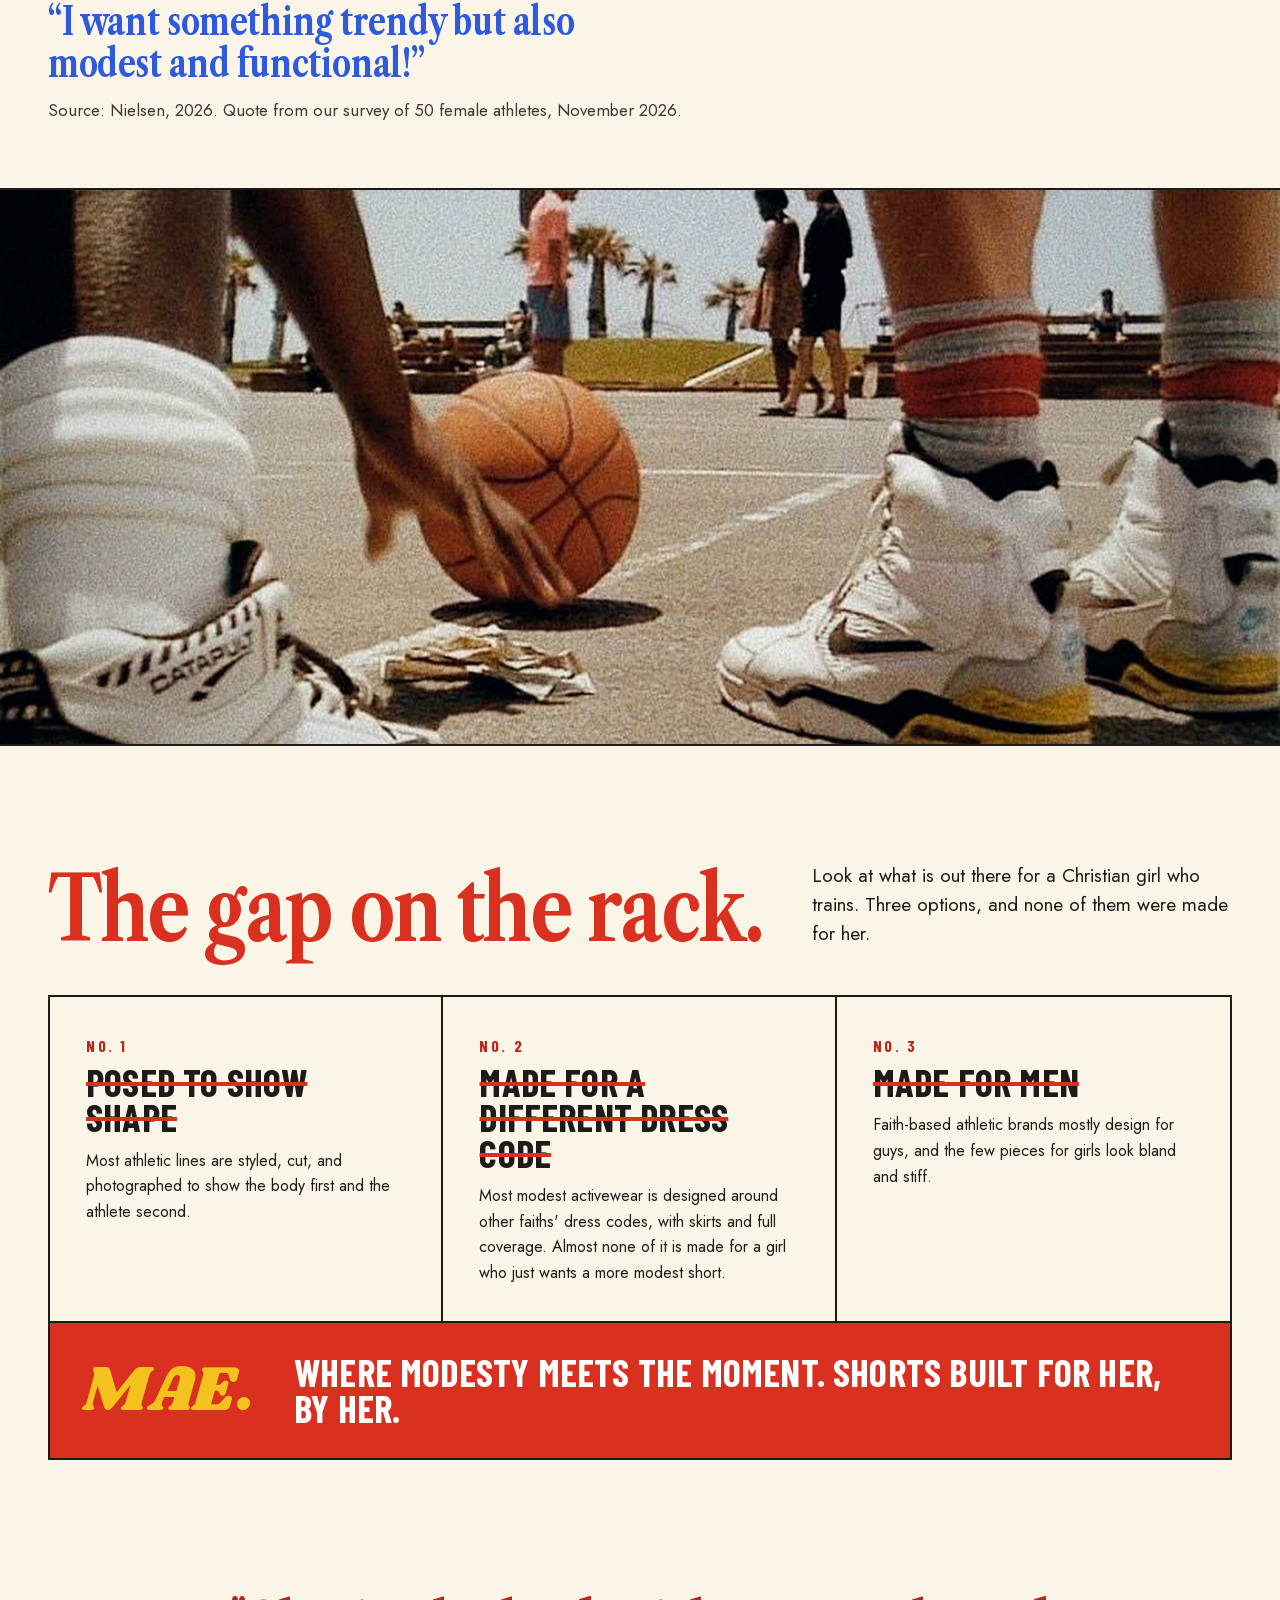
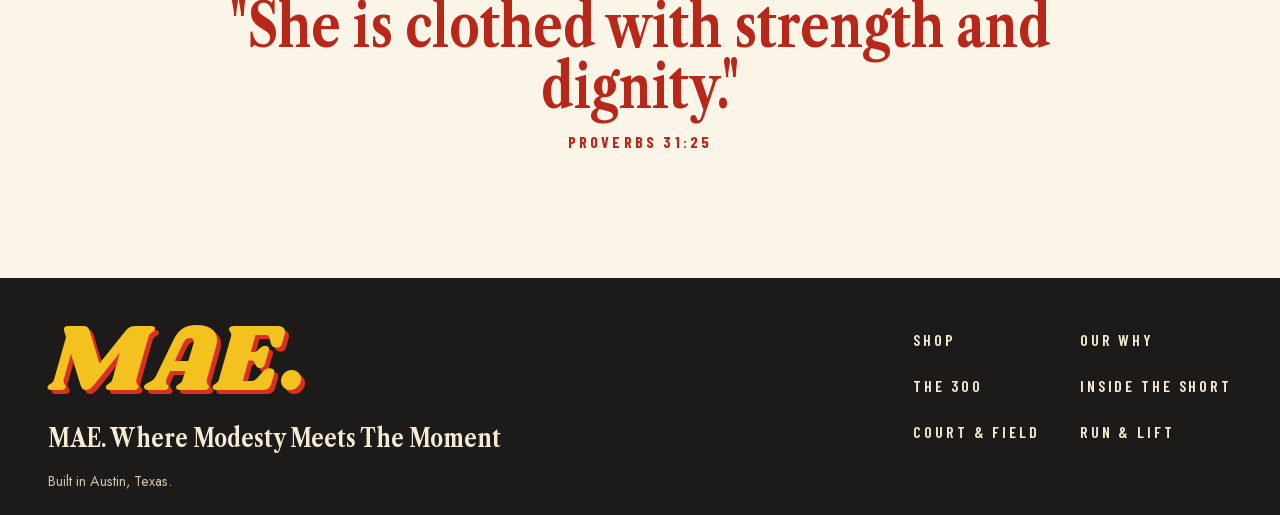
<file: our-why.html>
<!doctype html>
<html lang="en" class="no-js">
<head>
<meta charset="utf-8">
<meta name="viewport" content="width=device-width, initial-scale=1">
<title>Our Why · MAE.</title>
<meta name="description" content="It started on the court. Why MAE. makes modest athletic wear for girls who hoop, run, and lift.">
<meta name="theme-color" content="#d9301f">
<link rel="stylesheet" href="css/fonts.css?v=3">
<link rel="stylesheet" href="css/mae.css?v=75">
<meta property="og:type" content="website">
<meta property="og:site_name" content="MAE.">
<meta property="og:title" content="Our Why · MAE.">
<meta property="og:description" content="It started on the court. Why MAE. makes modest athletic wear for girls who hoop, run, and lift.">
<meta property="og:url" content="https://wearmae.co/our-why.html">
<meta property="og:image" content="https://wearmae.co/assets/img/link-preview.jpg?v=1">
<meta property="og:image:width" content="1199">
<meta property="og:image:height" content="1312">
<meta property="og:image:alt" content="The four MAE. Drop 01 pieces hanging on a ballfield fence">
<meta name="twitter:card" content="summary_large_image">
<meta name="twitter:image" content="https://wearmae.co/assets/img/link-preview.jpg?v=1">
<link rel="icon" href="assets/favicon.svg" type="image/svg+xml">
</head>
<body data-page="why">
<a class="skip" href="#main">Skip to content</a>
<header data-site-header></header>

<main id="main">
  <!-- 1. Story -->
  <section class="wrap page-head">
    <span class="eyebrow reveal">Our Why</span>
    <div class="story">
      <div>
        <h1 class="headline reveal">It started on the court.</h1>
        <figure class="story__photo reveal">
          <img src="assets/img/why-start.jpg" alt="Black and white photo of two young girls playing basketball in a school gym, one dribbling past a defender" width="1000" height="870">
        </figure>
        <figure class="story__photo story__photo--court reveal" data-delay="1">
          <img src="assets/img/why-nyc-court.jpg" alt="A pickup game on a New York City street court, players in front of a graffiti mural under the hoop" width="1000" height="1000" loading="lazy">
        </figure>
      </div>
      <div class="band-copy reveal" data-delay="1">
        <p>For years I rolled my shorts at practice. Every water break, every drill, the same fold at the waistband, because nothing made for girls like me fit the way I wanted to play.</p>
        <p>Then one morning on a run, a girl passed me and said, "I love your shirt." It was a student ministry shirt. That one line stuck. What we wear says something before we ever open our mouths.</p>
        <p>I turned down playing college basketball in New York City to come to ACU. I kept thinking about the girls still rolling their shorts. MAE. is for them: modest athletic wear for girls who hoop, run, and lift, made with a why.</p>
        <p class="pull">Play with purpose.<br>Pursue with purpose.</p>
      </div>
    </div>
  </section>

  <!-- 1b. Survey results: numbers live in SURVEY at the top of js/mae.js -->
  <section class="asked" aria-label="Women's sports by the numbers">
    <div class="wrap">
      <dl class="stats stats--survey" data-survey="stats"></dl>
      <blockquote class="asked__quote" data-survey="quote"></blockquote>
      <p class="asked__note" data-survey="note"></p>
    </div>
  </section>

  <!-- 2. Full-width photo -->
  <figure class="full-photo reveal" style="margin:0">
    <img data-parallax src="assets/img/why-court.jpg" alt="Low view of an outdoor court by the beach, a hand on a basketball between high-top sneakers" loading="lazy" width="1400" height="760">
  </figure>

  <!-- 3. The gap -->
  <section class="section" aria-labelledby="gap-title">
    <div class="wrap">
      <div class="section-head reveal">
        <h2 class="headline" id="gap-title">The gap on the rack.</h2>
        <p class="band-copy">Look at what is out there for a Christian girl who trains. Three options, and none of them were made for her.</p>
      </div>
      <div class="gap-cols reveal">
        <div class="gap-col">
          <span class="num">No. 1</span>
          <h3 class="cover-type"><span class="strike" data-text="Posed to show shape">Posed to show shape</span></h3>
          <p>Most athletic lines are styled, cut, and photographed to show the body first and the athlete second.</p>
        </div>
        <div class="gap-col">
          <span class="num">No. 2</span>
          <h3 class="cover-type"><span class="strike" data-text="Made for a different dress code">Made for a different dress code</span></h3>
          <p>Most modest activewear is designed around other faiths' dress codes, with skirts and full coverage. Almost none of it is made for a girl who just wants a more modest short.</p>
        </div>
        <div class="gap-col">
          <span class="num">No. 3</span>
          <h3 class="cover-type"><span class="strike" data-text="Made for men">Made for men</span></h3>
          <p>Faith-based athletic brands mostly design for guys, and the few pieces for girls look bland and stiff.</p>
        </div>
      </div>
      <a class="mae-bar reveal" href="shop.html">
        <span class="logo">MAE.</span>
        <span class="cover-type">Where modesty meets the moment. Shorts built for her, by her.</span>
      </a>
    </div>
  </section>

  <!-- 4. Verse -->
  <section class="verse-big" aria-label="Proverbs 31:25">
    <div class="wrap reveal">
      <blockquote>"She is clothed with strength and dignity."<cite class="eyebrow">Proverbs 31:25</cite></blockquote>
    </div>
  </section>
</main>

<footer data-site-footer></footer>
<script src="js/mae.js?v=50"></script>
</body>
</html>
</file>
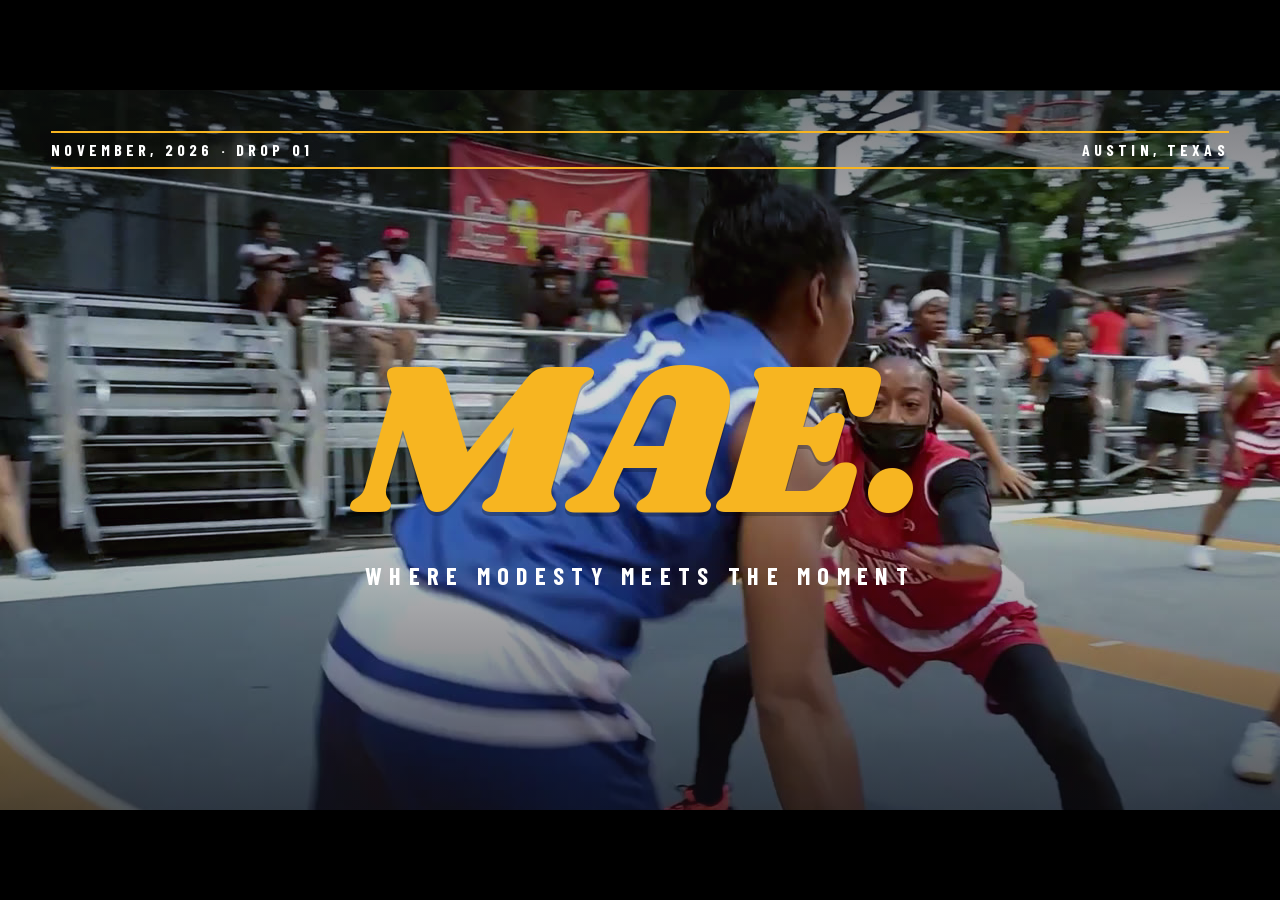
<file: present.html>
<!doctype html>
<html lang="en">
<head>
<meta charset="utf-8">
<meta name="viewport" content="width=device-width, initial-scale=1">
<title>MAE. Pitch</title>
<meta name="robots" content="noindex">
<link rel="stylesheet" href="css/fonts.css?v=3">
<link rel="stylesheet" href="css/mae.css?v=75">
<link rel="icon" href="assets/favicon.svg" type="image/svg+xml">
<style>
  :root { --snap: 250ms cubic-bezier(.2, .7, .2, 1); }
  html, body { margin: 0; height: 100%; background: #000; overflow: hidden; cursor: none; }
  body.cursor { cursor: default; }
  /* 16:9 stage, as large as the screen allows */
  #stage { position: fixed; left: 50%; top: 50%; width: min(100vw, 177.78vh); aspect-ratio: 16 / 9; transform: translate(-50%, -50%); overflow: hidden; background: var(--paper); container-type: inline-size; }
  .scr { position: absolute; inset: 0; opacity: 0; visibility: hidden; transition: opacity var(--snap), visibility 0s linear 250ms; }
  .scr.on { opacity: 1; visibility: visible; transition: opacity var(--snap), visibility 0s; z-index: 2; }
  .scr iframe { position: absolute; left: 0; top: 0; width: 1920px; height: 1080px; border: 0; transform-origin: 0 0; pointer-events: none; background: var(--paper); }
  #black { position: fixed; inset: 0; background: #000; z-index: 50; opacity: 0; pointer-events: none; transition: opacity var(--snap); }
  #black.on { opacity: 1; }
  #count { position: fixed; right: 12px; bottom: 10px; z-index: 60; font: 700 12px/1 "Barlow Condensed", sans-serif; letter-spacing: .14em; color: rgba(255,255,255,.55); opacity: 0; transition: opacity .3s; }
  body.cursor #count { opacity: 1; }

  /* Cover (Press 1 and 11): the home cover, held still */
  .cv { position: absolute; inset: 0; color: #fff; }
  .cv video { position: absolute; inset: 0; width: 100%; height: 100%; object-fit: cover; }
  .cv::after { content: ""; position: absolute; inset: 0; background: linear-gradient(180deg, rgba(10,12,20,.55) 0%, rgba(10,12,20,.15) 38%, rgba(10,12,20,.25) 62%, rgba(10,12,20,.7) 100%); }
  .cv-in { position: absolute; inset: 3.2cqw 4cqw; z-index: 1; display: flex; flex-direction: column; }
  .cv-date { display: flex; justify-content: space-between; border-top: .18cqw solid var(--gold); border-bottom: .18cqw solid var(--gold); padding: .7cqw 0; font: 700 1.25cqw/1 var(--f-cover); letter-spacing: .26em; text-transform: uppercase; }
  .cv-mid { flex: 1; display: flex; flex-direction: column; align-items: center; justify-content: center; text-align: center; }
  .cv-mast { margin: 0; font-family: "Shrikhand", cursive; font-weight: 400; font-size: 17cqw; line-height: .9; color: var(--gold); text-shadow: 0 .35cqw 0 rgba(0,0,0,.25); letter-spacing: -.01em; }
  .cv-motto { margin: 1.4cqw 0 0; font: 700 1.9cqw/1 var(--f-cover); letter-spacing: .3em; text-transform: uppercase; }
  .cv-line { align-self: flex-start; font: 700 2.4cqw/1 var(--f-cover); letter-spacing: .14em; text-transform: uppercase; border-left: .3cqw solid var(--gold); padding-left: 1.2cqw; }

  /* Stats (Press 3 and 4): plain white, court red */
  #s-why { background: var(--paper); }
  #s-why video { position: absolute; inset: 0; width: 100%; height: 100%; object-fit: cover; }
  #s-stats { background: #fff; }
  .st { position: absolute; inset: 0; display: flex; flex-direction: column; justify-content: center; padding: 0 5cqw 4cqw; }
  .st-row { transition: font-size var(--snap), opacity var(--snap), max-height var(--snap), margin var(--snap); overflow: hidden; }
  .st-num { margin: 0; font-family: "Roboto Serif", Georgia, serif; font-weight: 800; font-variation-settings: "wdth" 50, "opsz" 144; font-stretch: 50%; color: #D9301F; font-size: 1em; line-height: .86; letter-spacing: -.01em; white-space: nowrap; }
  .st-lab { margin: .9cqw 0 0; font: 700 2.2cqw/1.05 "Barlow Condensed", sans-serif; letter-spacing: .1em; color: #D9301F; text-transform: uppercase; }
  .st-r1 { font-size: 21.5cqw; }
  .st-r2 { font-size: 21.5cqw; max-height: 0; opacity: 0; margin-top: 0; }
  .st.two .st-r1, .st.two .st-r2 { font-size: 12.5cqw; }
  .st.two .st-r2 { max-height: 40cqw; opacity: 1; margin-top: 3cqw; }
  .st-src { position: absolute; left: 5cqw; bottom: 2.2cqw; margin: 0; font: italic 400 1.05cqw/1 var(--f-band); color: #8a8a8a; }

  /* Card + community (Press 10) */
  #s-club { background: var(--paper); }
  .cl { position: absolute; inset: 3.4cqw 4cqw; display: grid; grid-template-columns: 27cqw 1fr; gap: 3.4cqw; }
  .cl-card { align-self: center; aspect-ratio: 2.5 / 3.5; border-radius: 1.6cqw; background: var(--cream); border: .35cqw solid var(--ink); box-shadow: .8cqw .8cqw 0 var(--red); display: flex; flex-direction: column; align-items: center; justify-content: center; text-align: center; gap: 1.2cqw; }
  .cl-card .lg { font-family: "Shrikhand", cursive; font-size: 4.2cqw; color: var(--red); line-height: 1; }
  .cl-card .t { font: 700 1.7cqw/1.1 var(--f-cover); letter-spacing: .2em; text-transform: uppercase; color: var(--ink); border-top: .2cqw dashed var(--ink); border-bottom: .2cqw dashed var(--ink); padding: .8cqw 1.2cqw; }
  .cl-right { display: flex; flex-direction: column; min-height: 0; }
  .cl-head { margin: 0 0 1.6cqw; font: 700 4.6cqw/.95 var(--f-head); color: var(--red); letter-spacing: -.01em; }
  .cl-head small { display: block; margin-bottom: .6cqw; font: 700 1.2cqw/1 var(--f-cover); letter-spacing: .26em; color: var(--ink); text-transform: uppercase; }
  .cl-grid { flex: 1; min-height: 0; display: grid; grid-template-columns: 1fr 1fr; grid-template-rows: 1fr 1fr; gap: 1.4cqw; }
  .cl-t { position: relative; overflow: hidden; border: .25cqw solid var(--ink); background: var(--ink); }
  .cl-t img { position: absolute; inset: 0; width: 100%; height: 100%; object-fit: cover; }
  .cl-t span { position: absolute; left: 0; right: 0; bottom: 0; padding: 2.4cqw 1.3cqw 1.1cqw; background: linear-gradient(0deg, rgba(20,16,12,.8), transparent); color: #fff; font: 700 1.9cqw/1 var(--f-cover); letter-spacing: .12em; text-transform: uppercase; }
  .cl-give { background: var(--red); display: flex; align-items: center; justify-content: center; text-align: center; padding: 1.6cqw; }
  .cl-give p { margin: 0; color: var(--cream); font: 700 3.2cqw/1 var(--f-head); }
  .cl-give p small { display: block; margin-top: 1cqw; font: 700 1.2cqw/1 var(--f-cover); letter-spacing: .24em; text-transform: uppercase; color: var(--gold); }
</style>
</head>
<body>
<div id="stage">
  <!-- Press 1 and 14 -->
  <section class="scr" id="s-cover" aria-label="Cover">
    <div class="cv">
      <video src="assets/video/court-hero.mp4?v=3" poster="assets/video/court-hero-poster.jpg" autoplay muted loop playsinline preload="auto" aria-hidden="true"></video>
      <div class="cv-in">
        <div class="cv-date"><span>November, 2026 · Drop 01</span><span>Austin, Texas</span></div>
        <div class="cv-mid">
          <h1 class="cv-mast">MAE.</h1>
          <p class="cv-motto">Where modesty meets the moment</p>
        </div>
      </div>
    </div>
  </section>

  <!-- Press 2 -->
  <section class="scr" id="s-why" aria-label="Our Why"><video id="why-vid" src="assets/video/our-why-scroll.mp4?v=1" muted playsinline preload="auto" aria-hidden="true"></video></section>

  <!-- Press 3 and 4 -->
  <section class="scr" id="s-stats" aria-label="Stats">
    <div class="st" id="st">
      <div class="st-row st-r1"><p class="st-num">46 BILLION</p><p class="st-lab">Minutes of women's sports watched in 2025</p></div>
      <div class="st-row st-r2"><p class="st-num">60%</p><p class="st-lab">Of those fans switched brands over a company's values</p></div>
      <p class="st-src">Source: Nielsen, 2026</p>
    </div>
  </section>

  <!-- Press 5 -->
  <section class="scr" id="s-shop" aria-label="Shop"><iframe data-src="shop.html" data-w="1920" title="Shop" tabindex="-1"></iframe></section>

  <!-- Press 6 to 9 -->
  <section class="scr" id="s-inside" aria-label="Inside the Short"><iframe data-src="court-field.html" data-w="1600" title="Inside the Short" tabindex="-1"></iframe></section>

  <!-- Press 10 and 11: the other outfit -->
  <section class="scr" id="s-rl" aria-label="Run and Lift"><iframe data-src="run-lift.html" data-w="1920" title="Run and Lift" tabindex="-1"></iframe></section>
  <section class="scr" id="s-rlin" aria-label="Inside the Run and Lift short"><iframe data-src="run-lift.html#inside" data-w="1600" title="Inside the Run and Lift short" tabindex="-1"></iframe></section>

  <!-- Press 12 -->
  <section class="scr" id="s-checkout" aria-label="Checkout"><iframe data-src="checkout.html" data-w="1600" title="Checkout" tabindex="-1"></iframe></section>

  <!-- Press 13 -->
  <section class="scr" id="s-club" aria-label="The card and The 300">
    <div class="cl">
      <div class="cl-card"><span class="lg">MAE.</span><span class="t">Card design coming</span></div>
      <div class="cl-right">
        <h2 class="cl-head"><small>In every box</small>Join The 300.</h2>
        <div class="cl-grid">
          <div class="cl-t"><img src="assets/img/run-club.jpg" alt="" style="object-position:50% 60%"><span>The 300 run club</span></div>
          <div class="cl-t"><img src="assets/img/pickup-court.jpg" alt="" style="object-position:50% 40%"><span>Pickup nights at the park</span></div>
          <div class="cl-t"><img src="assets/img/fit-run-lift-stride.jpg" alt="" style="object-position:50% 45%"><span>All-women's 5K</span></div>
          <div class="cl-t cl-give"><p>Part of every drop, given back.<small>Girls on the Run Austin</small></p></div>
        </div>
      </div>
    </div>
  </section>
</div>
<div id="black"></div>
<div id="count"></div>

<script>
(() => {
  // One entry per clicker press. Inside the Short layers: 1 waistband, 4 hidden liner, 2 outer shell, 3 side tape.
  const STEPS = [
    { s: "s-cover" },
    { s: "s-why", top: 0 },
    { s: "s-stats", two: false },
    { s: "s-stats", two: true },
    { s: "s-shop", top: 0 },
    { s: "s-inside", sel: ".its-main", pad: 28, layer: 1 },
    { s: "s-inside", sel: ".its-main", pad: 28, layer: 4 },
    { s: "s-inside", sel: ".its-main", pad: 28, layer: 2 },
    { s: "s-inside", sel: ".its-main", pad: 28, layer: 3 },
    { s: "s-rl", sel: "main > .fit-hero + .section", pad: -20 },
    { s: "s-rlin", sel: ".its-main", pad: 28, open: true },
    { s: "s-checkout", top: 0 },
    { s: "s-club" },
    { s: "s-cover" },
  ];
  const stage = document.getElementById("stage"), black = document.getElementById("black"), count = document.getElementById("count");
  let i = 0;

  // Scale the 1920x1080 page frames to the stage
  function fit() { document.querySelectorAll(".scr iframe").forEach((f) => { const w = +(f.dataset.w || 1920); f.style.width = w + "px"; f.style.height = Math.round(w * 9 / 16) + "px"; f.style.transform = `scale(${stage.clientWidth / w})`; }); }
  addEventListener("resize", fit);

  // Prepare each real page: no animations waiting on scroll, no scrollbars, keys go to the presenter
  function prep(f) {
    const d = f.contentDocument, w = f.contentWindow;
    const st = d.createElement("style");
    st.textContent = "html{scroll-behavior:auto!important;overflow:hidden!important}html::-webkit-scrollbar{display:none}.reveal{opacity:1!important;transform:none!important;transition:none!important}*{scroll-snap-type:none!important}";
    d.head.appendChild(st);
    d.querySelectorAll(".reveal").forEach((e) => e.classList.add("is-in"));
    d.querySelectorAll("img[loading=lazy]").forEach((im) => (im.loading = "eager"));
    d.querySelectorAll("video").forEach((v) => { v.pause(); v.removeAttribute("autoplay"); });
    w.addEventListener("keydown", onKey, true);
    // Our Why: only the opening section ("It started on the court.")
    // Inside the Short: just the exploded short and its layer card; the site header stays out of the way
    if (f.dataset.src === "court-field.html") { const h = d.createElement("style"); h.textContent = "#inside .its-head{display:none!important} header{visibility:hidden!important}"; d.head.appendChild(h); }
    if (f.dataset.src === "run-lift.html") { const h = d.createElement("style"); h.textContent = "header{visibility:hidden!important}"; d.head.appendChild(h); }
    if (f.dataset.src.startsWith("run-lift.html#")) { const h = d.createElement("style"); h.textContent = "#inside .its-head{display:none!important} header{visibility:hidden!important}"; d.head.appendChild(h); }
    if (f.dataset.src === "our-why.html") { const h = d.createElement("style"); h.textContent = "main > *:not(:first-child), footer { visibility: hidden !important; }"; d.head.appendChild(h); }
  }
  function place(f, step) {
    const d = f.contentDocument, w = f.contentWindow;
    if (!d || !d.body) return;
    if (step.sel) {
      const el = d.querySelector(step.sel);
      if (el) { const head = d.querySelector("header"); const off = head && getComputedStyle(head).visibility !== "hidden" ? head.getBoundingClientRect().height : 0; w.scrollTo(0, el.getBoundingClientRect().top + w.scrollY - off - (step.pad ?? 0)); }
    } else w.scrollTo(0, step.top || 0);
    if (step.open && !step.layer) {
      const stg = d.getElementById("its-stage");
      if (stg && !stg.classList.contains("open")) d.getElementById("its-toggle")?.click();
    }
    if (step.layer) {
      const stg = d.getElementById("its-stage");
      if (stg && !stg.classList.contains("open")) d.getElementById("its-toggle")?.click();
      const mk = d.querySelector(`#its-stage .mk[data-l="${step.layer}"]`);
      if (mk) mk.click();
    }
  }
  const SAMPLE_BAG = [{ id: "athlete-short", size: "M", qty: 1 }, { id: "athlete-tee", size: "M", qty: 1 }];
  document.querySelectorAll(".scr iframe").forEach((f) => {

    f.addEventListener("load", () => { prep(f); [0, 200, 700, 1500].forEach((ms) => setTimeout(() => { const cur = STEPS[i]; if (f.parentElement.id === cur.s) place(f, cur); }, ms)); });
    if (f.dataset.src !== "checkout.html") f.src = f.dataset.src;
  });
  // Checkout loads last, with a sample order that only it sees; the presenter's real bag is put back right after
  addEventListener("load", () => setTimeout(() => {
    const f = document.querySelector('#s-checkout iframe');
    let real = null; try { real = localStorage.getItem("mae.bag"); localStorage.setItem("mae.bag", JSON.stringify(SAMPLE_BAG)); } catch (e) {}
    f.addEventListener("load", () => { try { if (real === null) localStorage.removeItem("mae.bag"); else localStorage.setItem("mae.bag", real); } catch (e) {} }, { once: true });
    f.src = f.dataset.src;
  }, 1200));

  function show(n) {
    i = Math.max(0, Math.min(STEPS.length - 1, n));
    const step = STEPS[i];
    document.querySelectorAll(".scr").forEach((s) => s.classList.toggle("on", s.id === step.s));
    if (step.s === "s-stats") document.getElementById("st").classList.toggle("two", !!step.two);
    const f = document.querySelector(`#${step.s} iframe`);
    if (f) place(f, step);
    // Click 2: the Our Why scroll clip plays from the top each time, then holds on the crossed-out gap
    const wv = document.getElementById("why-vid");
    if (wv) { if (step.s === "s-why") { wv.currentTime = 0; wv.play().catch(() => {}); } else wv.pause(); }
    count.textContent = `${i + 1} / ${STEPS.length}`;
    try { history.replaceState(null, "", "#" + (i + 1)); } catch (e) {}
  }

  function onKey(e) {
    const k = e.key;
    if (["ArrowRight", "ArrowDown", "PageDown", " ", "Enter"].includes(k)) { e.preventDefault(); e.stopPropagation(); if (black.classList.contains("on")) black.classList.remove("on"); else show(i + 1); }
    else if (["ArrowLeft", "ArrowUp", "PageUp", "Backspace"].includes(k)) { e.preventDefault(); e.stopPropagation(); if (black.classList.contains("on")) black.classList.remove("on"); else show(i - 1); }
    else if (k === "b" || k === "B" || k === "." ) { e.preventDefault(); black.classList.toggle("on"); }
    else if (k === "Escape") { e.preventDefault(); location.href = "index.html"; }
    else if (k === "Home") { e.preventDefault(); show(0); }
  }
  addEventListener("keydown", onKey, true);

  // Mouse: show the cursor and step number briefly when the mouse moves
  let t; addEventListener("mousemove", () => { document.body.classList.add("cursor"); clearTimeout(t); t = setTimeout(() => document.body.classList.remove("cursor"), 1500); });

  fit();
  const start = parseInt(location.hash.slice(1), 10);
  show(start > 0 ? start - 1 : 0);

  // Save the whole site for offline use
  if ("serviceWorker" in navigator && location.protocol.startsWith("http")) navigator.serviceWorker.register("sw.js").catch(() => {});
})();
</script>
</body>
</html>
</file>
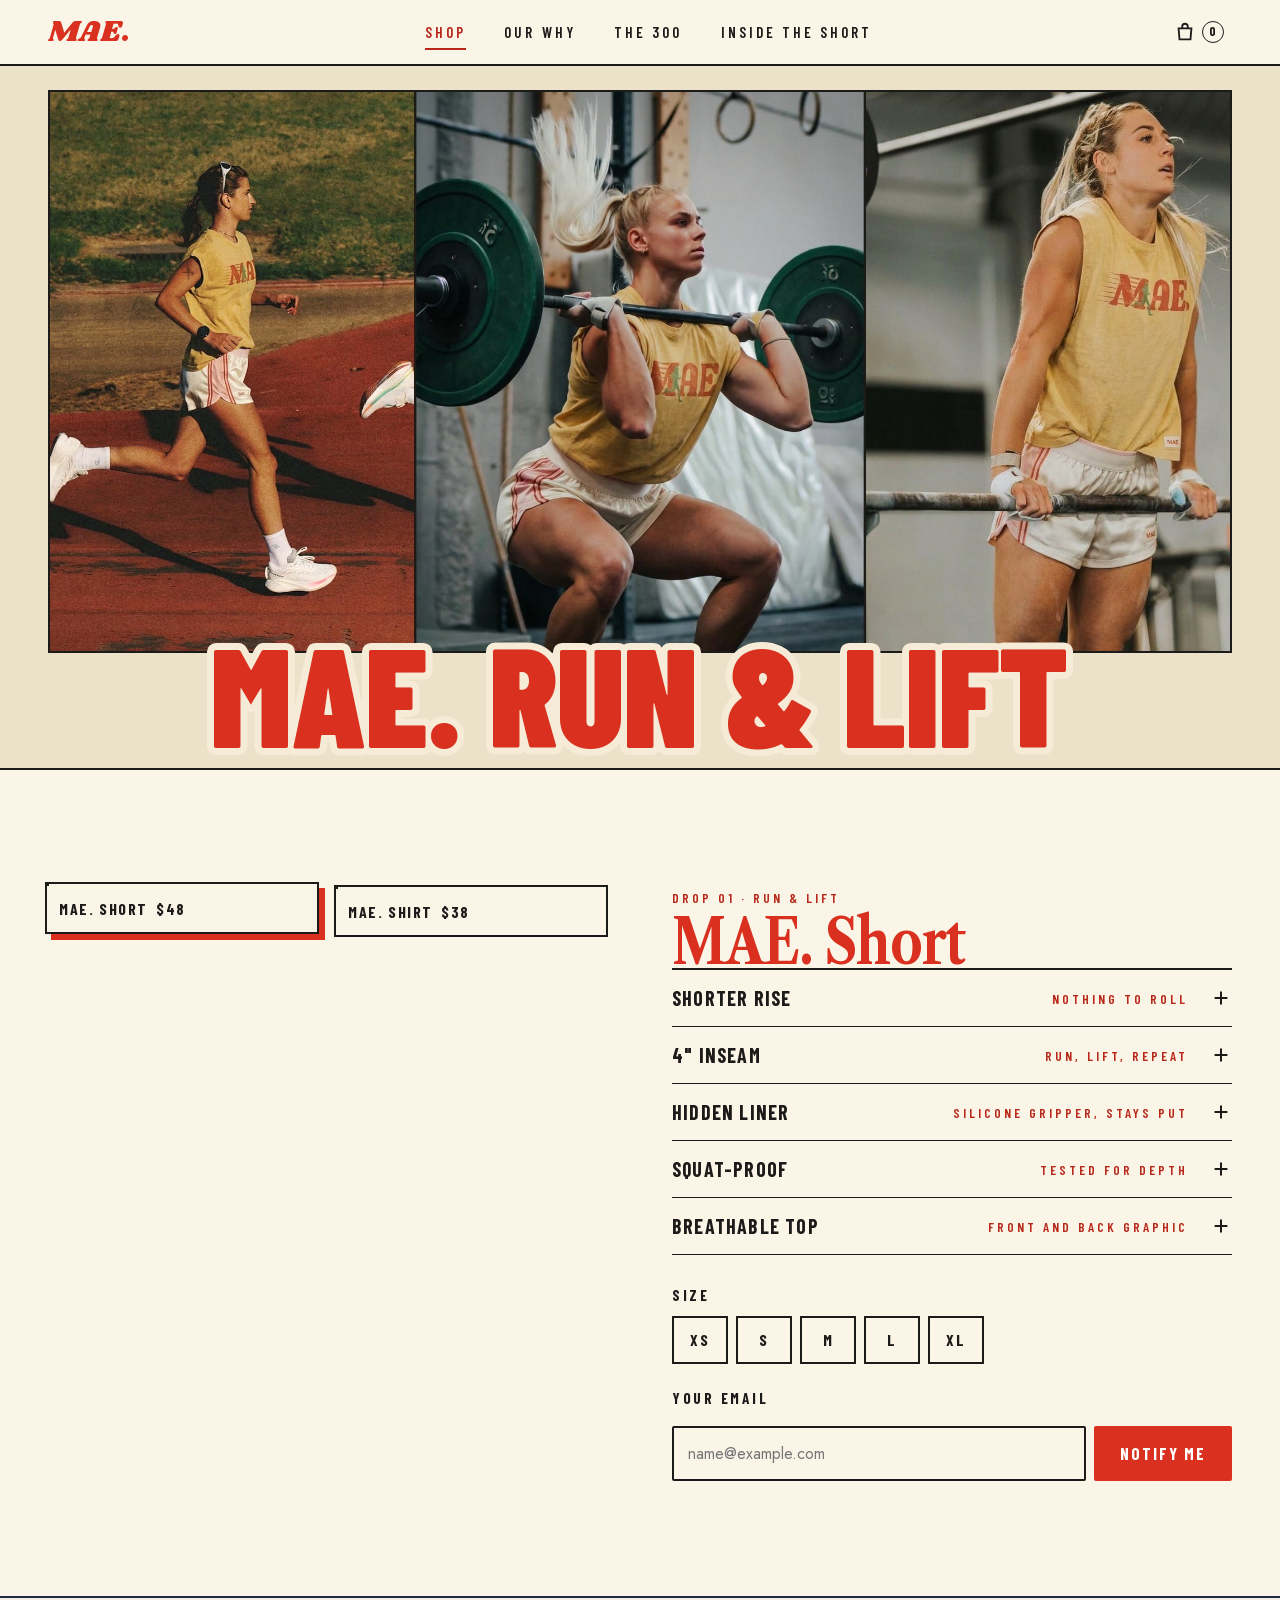
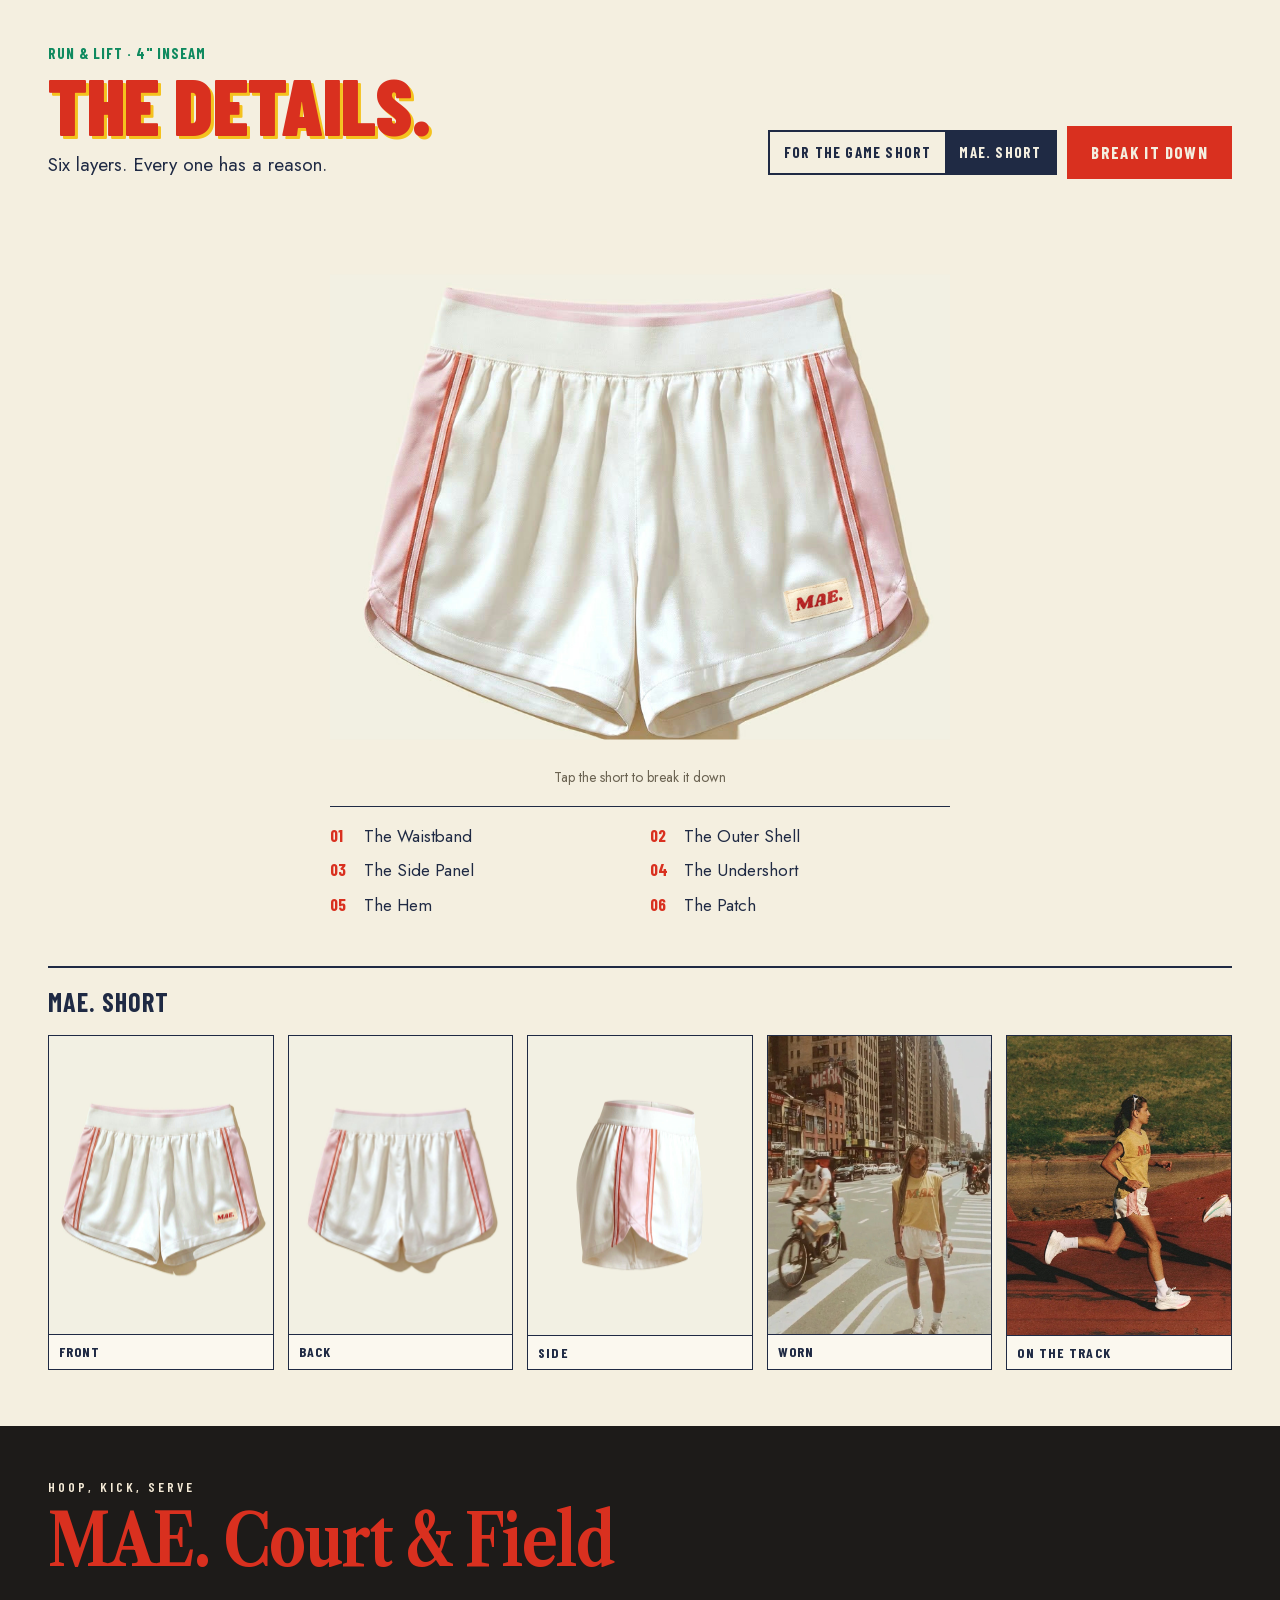
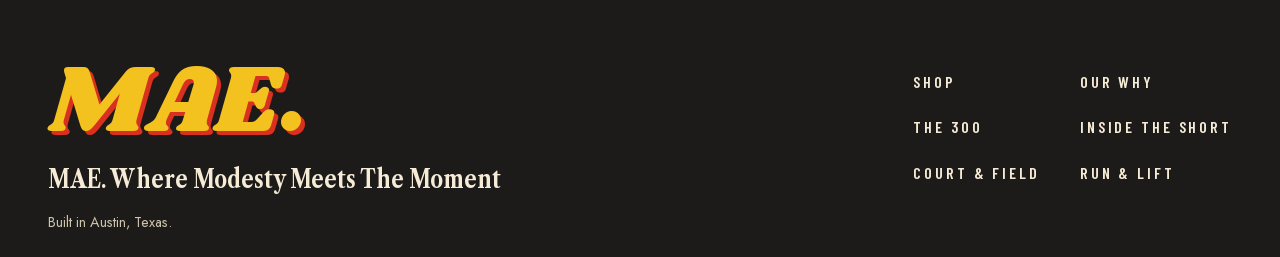
<file: run-lift.html>
<!doctype html>
<html lang="en" class="no-js">
<head>
<meta charset="utf-8">
<meta name="viewport" content="width=device-width, initial-scale=1">
<title>Run &amp; Lift · MAE.</title>
<meta name="description" content="MAE. Run &amp; Lift: a 4 inch run and lift short with a breathable top, made for running and lifting.">
<meta name="theme-color" content="#d9301f">
<link rel="stylesheet" href="css/fonts.css?v=3">
<link rel="stylesheet" href="css/mae.css?v=75">
<link rel="stylesheet" href="css/inside.css?v=8">
<meta property="og:type" content="website">
<meta property="og:site_name" content="MAE.">
<meta property="og:title" content="Run &amp; Lift · MAE.">
<meta property="og:description" content="MAE. Run &amp; Lift: a 4 inch run and lift short with a breathable top, made for running and lifting.">
<meta property="og:url" content="https://wearmae.co/run-lift.html">
<meta property="og:image" content="https://wearmae.co/assets/img/link-preview.jpg?v=1">
<meta property="og:image:width" content="1199">
<meta property="og:image:height" content="1312">
<meta property="og:image:alt" content="The four MAE. Drop 01 pieces hanging on a ballfield fence">
<meta name="twitter:card" content="summary_large_image">
<meta name="twitter:image" content="https://wearmae.co/assets/img/link-preview.jpg?v=1">
<link rel="icon" href="assets/favicon.svg" type="image/svg+xml">
</head>
<body data-page="fit">
<a class="skip" href="#main">Skip to content</a>
<header data-site-header></header>

<main id="main" data-fit-page="hybrid">
  <!-- 1. Same layout as Court &amp; Field, calmer -->
  <section class="fit-hero" style="background:var(--bone)">
    <div class="fit-hero__stage">
      <div class="fit-hero__photo"><picture><source media="(min-width: 700px)" srcset="assets/img/run-lift-hero-trio.jpg?v=4" width="2408" height="1000"><img src="assets/img/run-lift-track-run.jpg" alt="A runner in the MAE. Run &amp; Lift short on a red track, the short worn with the yellow top, and the short front and back" width="768" height="1365" style="object-position:50% 45%"></picture></div>
      <h1 class="headline headline--outline">MAE. Run &amp; Lift</h1>
    </div>
  </section>


  <!-- 3 + 4. Why it's made this way, size, add to bag -->
  <section class="section" aria-labelledby="piece-name">
    <div class="wrap buy">
      <div class="reveal">
        <div class="piece-tabs" id="piece-tabs" role="tablist" aria-label="Pick a piece"></div>
      </div>
      <div class="buy__info reveal" data-delay="1" id="buy-panel" role="tabpanel">
        <span class="eyebrow" style="color:var(--red-ink)">Drop 01 · Run &amp; Lift</span>
        <h2 class="headline" id="piece-name">MAE. Short</h2>
        <ul class="why-list" id="why-list"></ul>
        <fieldset class="sizes" id="sizes"></fieldset>
        <div class="buy__notify">
          <form class="inline-form" id="notify-form" data-email-form="Product page" data-success="You're in. You'll hear before anyone else." novalidate>
            <label class="field-label" for="notify-email">Your email</label>
            <input class="input" id="notify-email" type="email" name="email" autocomplete="email" placeholder="name@example.com" required aria-describedby="notify-msg">
            <input type="text" name="website" tabindex="-1" autocomplete="off" aria-hidden="true" style="position:absolute;left:-9999px;width:1px;height:1px">
            <button class="btn" type="submit">Notify me</button>
          </form>
          <p class="form-success" id="notify-msg" data-form-msg tabindex="-1" aria-live="polite"></p>
        </div>
      </div>
    </div>
  </section>

  <!-- The details: built by js/inside.js -->
  <section class="its" id="inside" data-fit="runLift" aria-labelledby="inside-title"></section>

  <a class="other-fit" href="court-field.html">
    <div><span class="eyebrow">Hoop, kick, serve</span><p class="headline" style="margin-top:6px">MAE. Court &amp; Field</p></div>
  </a>
</main>

<footer data-site-footer></footer>
<script src="js/mae.js?v=50"></script>
<script src="js/inside.js?v=24"></script>
</body>
</html>
</file>
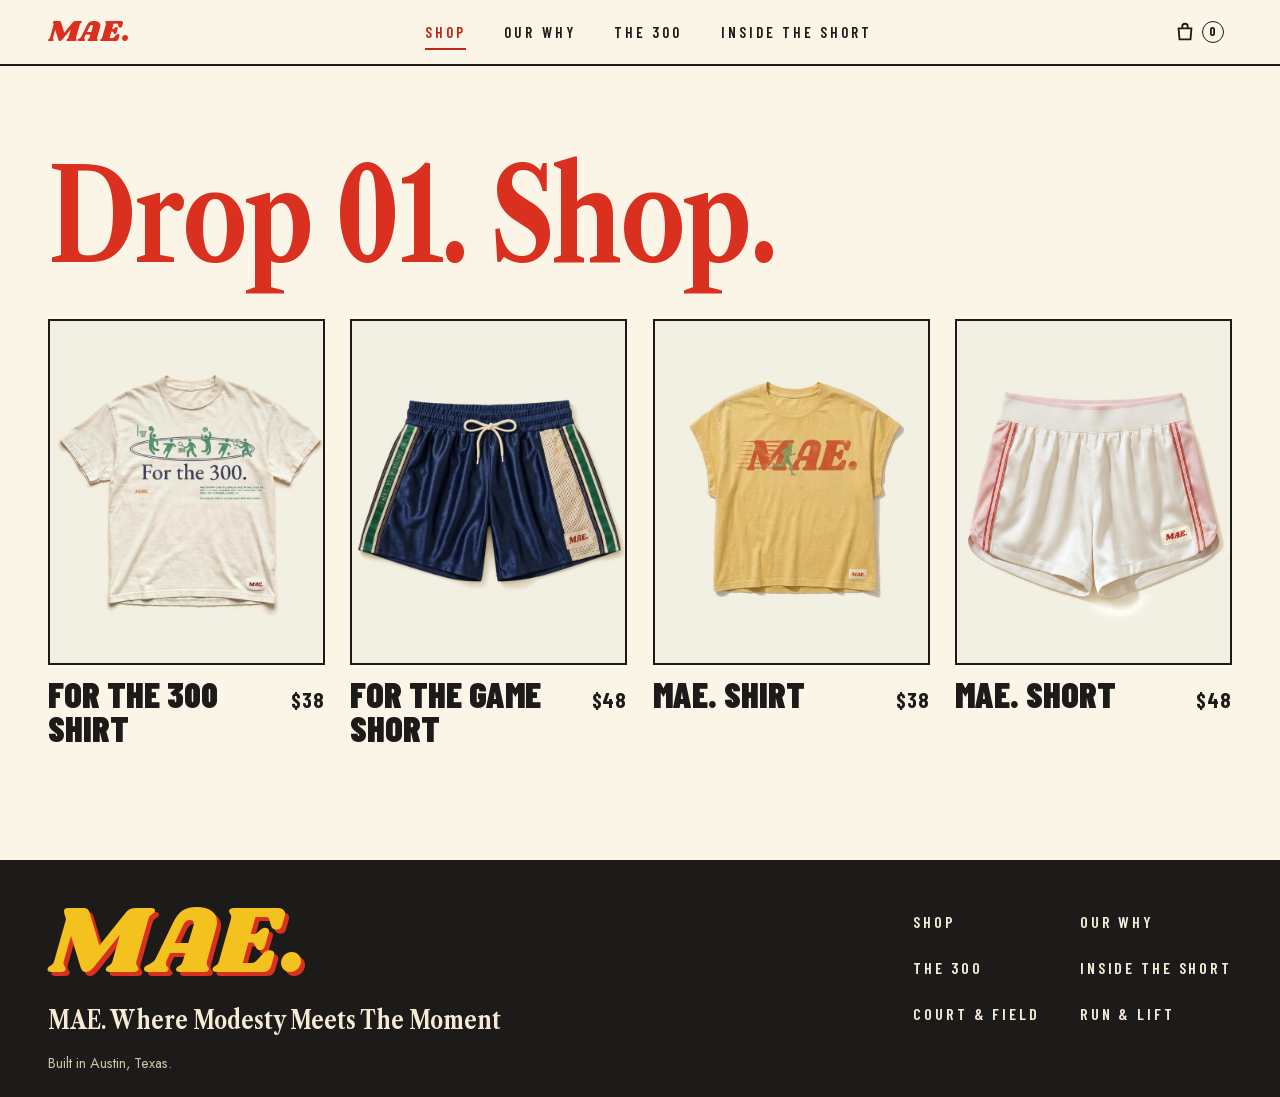
<file: shop.html>
<!doctype html>
<html lang="en" class="no-js">
<head>
<meta charset="utf-8">
<meta name="viewport" content="width=device-width, initial-scale=1">
<title>Shop Drop 01 · MAE.</title>
<meta name="description" content="Drop 01. Two lines: two shorts, two tops. Modest athletic wear from MAE.">
<meta name="theme-color" content="#d9301f">
<link rel="stylesheet" href="css/fonts.css?v=3">
<link rel="stylesheet" href="css/mae.css?v=75">
<meta property="og:type" content="website">
<meta property="og:site_name" content="MAE.">
<meta property="og:title" content="Shop Drop 01 · MAE.">
<meta property="og:description" content="Drop 01. Two lines: two shorts, two tops. Modest athletic wear from MAE.">
<meta property="og:url" content="https://wearmae.co/shop.html">
<meta property="og:image" content="https://wearmae.co/assets/img/link-preview.jpg?v=1">
<meta property="og:image:width" content="1199">
<meta property="og:image:height" content="1312">
<meta property="og:image:alt" content="The four MAE. Drop 01 pieces hanging on a ballfield fence">
<meta name="twitter:card" content="summary_large_image">
<meta name="twitter:image" content="https://wearmae.co/assets/img/link-preview.jpg?v=1">
<link rel="icon" href="assets/favicon.svg" type="image/svg+xml">
</head>
<body data-page="shop">
<a class="skip" href="#main">Skip to content</a>
<header data-site-header></header>

<main id="main">
  <!-- 1. Header -->
  <section class="wrap page-head">
    <h1 class="headline reveal">Drop 01. Shop.</h1>
  </section>

  <section class="wrap" style="padding-bottom:clamp(64px,9vw,128px)" aria-label="Products">
    <!-- 3. Grid -->
    <div class="products" id="products" aria-live="polite"></div>
  </section>

</main>

<footer data-site-footer></footer>
<script src="js/mae.js?v=50"></script>
</body>
</html>
</file>
<file: css/fonts.css>
/* Local copies of the site fonts so the site works without wifi. */
/* Barlow Condensed latin-ext */
@font-face {
  font-family: 'Barlow Condensed';
  font-style: normal;
  font-weight: 600;
  font-display: swap;
  src: url(../assets/fonts/barlow-condensed-latin-ext-ced6a5.woff2) format('woff2');
  unicode-range: U+0100-02BA, U+02BD-02C5, U+02C7-02CC, U+02CE-02D7, U+02DD-02FF, U+0304, U+0308, U+0329, U+1D00-1DBF, U+1E00-1E9F, U+1EF2-1EFF, U+2020, U+20A0-20AB, U+20AD-20C4, U+2113, U+2C60-2C7F, U+A720-A7FF;
}
/* Barlow Condensed latin */
@font-face {
  font-family: 'Barlow Condensed';
  font-style: normal;
  font-weight: 600;
  font-display: swap;
  src: url(../assets/fonts/barlow-condensed-latin-07c3c7.woff2) format('woff2');
  unicode-range: U+0000-00FF, U+0131, U+0152-0153, U+02BB-02BC, U+02C6, U+02DA, U+02DC, U+0304, U+0308, U+0329, U+2000-206F, U+20AC, U+2122, U+2191, U+2193, U+2212, U+2215, U+FEFF, U+FFFD;
}
/* Barlow Condensed latin-ext */
@font-face {
  font-family: 'Barlow Condensed';
  font-style: normal;
  font-weight: 700;
  font-display: swap;
  src: url(../assets/fonts/barlow-condensed-latin-ext-e05ece.woff2) format('woff2');
  unicode-range: U+0100-02BA, U+02BD-02C5, U+02C7-02CC, U+02CE-02D7, U+02DD-02FF, U+0304, U+0308, U+0329, U+1D00-1DBF, U+1E00-1E9F, U+1EF2-1EFF, U+2020, U+20A0-20AB, U+20AD-20C4, U+2113, U+2C60-2C7F, U+A720-A7FF;
}
/* Barlow Condensed latin */
@font-face {
  font-family: 'Barlow Condensed';
  font-style: normal;
  font-weight: 700;
  font-display: swap;
  src: url(../assets/fonts/barlow-condensed-latin-eb4f37.woff2) format('woff2');
  unicode-range: U+0000-00FF, U+0131, U+0152-0153, U+02BB-02BC, U+02C6, U+02DA, U+02DC, U+0304, U+0308, U+0329, U+2000-206F, U+20AC, U+2122, U+2191, U+2193, U+2212, U+2215, U+FEFF, U+FFFD;
}
/* Barlow Condensed 800 latin-ext */
@font-face {
  font-family: 'Barlow Condensed';
  font-style: normal;
  font-weight: 800;
  font-display: swap;
  src: url(../assets/fonts/barlow-condensed-800-latin-ext.woff2) format('woff2');
  unicode-range: U+0100-02BA, U+02BD-02C5, U+02C7-02CC, U+02CE-02D7, U+02DD-02FF, U+0304, U+0308, U+0329, U+1D00-1DBF, U+1E00-1E9F, U+1EF2-1EFF, U+2020, U+20A0-20AB, U+20AD-20C4, U+2113, U+2C60-2C7F, U+A720-A7FF;
}
/* Barlow Condensed 800 latin */
@font-face {
  font-family: 'Barlow Condensed';
  font-style: normal;
  font-weight: 800;
  font-display: swap;
  src: url(../assets/fonts/barlow-condensed-800-latin.woff2) format('woff2');
  unicode-range: U+0000-00FF, U+0131, U+0152-0153, U+02BB-02BC, U+02C6, U+02DA, U+02DC, U+0304, U+0308, U+0329, U+2000-206F, U+20AC, U+2122, U+2191, U+2193, U+2212, U+2215, U+FEFF, U+FFFD;
}
/* Barlow Condensed 900 latin-ext */
@font-face {
  font-family: 'Barlow Condensed';
  font-style: normal;
  font-weight: 900;
  font-display: swap;
  src: url(../assets/fonts/barlow-condensed-900-latin-ext.woff2) format('woff2');
  unicode-range: U+0100-02BA, U+02BD-02C5, U+02C7-02CC, U+02CE-02D7, U+02DD-02FF, U+0304, U+0308, U+0329, U+1D00-1DBF, U+1E00-1E9F, U+1EF2-1EFF, U+2020, U+20A0-20AB, U+20AD-20C4, U+2113, U+2C60-2C7F, U+A720-A7FF;
}
/* Barlow Condensed 900 latin */
@font-face {
  font-family: 'Barlow Condensed';
  font-style: normal;
  font-weight: 900;
  font-display: swap;
  src: url(../assets/fonts/barlow-condensed-900-latin.woff2) format('woff2');
  unicode-range: U+0000-00FF, U+0131, U+0152-0153, U+02BB-02BC, U+02C6, U+02DA, U+02DC, U+0304, U+0308, U+0329, U+2000-206F, U+20AC, U+2122, U+2191, U+2193, U+2212, U+2215, U+FEFF, U+FFFD;
}
/* EB Garamond latin-ext */
@font-face {
  font-family: 'EB Garamond';
  font-style: italic;
  font-weight: 400;
  font-display: swap;
  src: url(../assets/fonts/eb-garamond-latin-ext-7a37b9.woff2) format('woff2');
  unicode-range: U+0100-02BA, U+02BD-02C5, U+02C7-02CC, U+02CE-02D7, U+02DD-02FF, U+0304, U+0308, U+0329, U+1D00-1DBF, U+1E00-1E9F, U+1EF2-1EFF, U+2020, U+20A0-20AB, U+20AD-20C4, U+2113, U+2C60-2C7F, U+A720-A7FF;
}
/* EB Garamond latin */
@font-face {
  font-family: 'EB Garamond';
  font-style: italic;
  font-weight: 400;
  font-display: swap;
  src: url(../assets/fonts/eb-garamond-latin-bc5f3a.woff2) format('woff2');
  unicode-range: U+0000-00FF, U+0131, U+0152-0153, U+02BB-02BC, U+02C6, U+02DA, U+02DC, U+0304, U+0308, U+0329, U+2000-206F, U+20AC, U+2122, U+2191, U+2193, U+2212, U+2215, U+FEFF, U+FFFD;
}
/* EB Garamond latin-ext */
@font-face {
  font-family: 'EB Garamond';
  font-style: italic;
  font-weight: 500;
  font-display: swap;
  src: url(../assets/fonts/eb-garamond-latin-ext-7a37b9.woff2) format('woff2');
  unicode-range: U+0100-02BA, U+02BD-02C5, U+02C7-02CC, U+02CE-02D7, U+02DD-02FF, U+0304, U+0308, U+0329, U+1D00-1DBF, U+1E00-1E9F, U+1EF2-1EFF, U+2020, U+20A0-20AB, U+20AD-20C4, U+2113, U+2C60-2C7F, U+A720-A7FF;
}
/* EB Garamond latin */
@font-face {
  font-family: 'EB Garamond';
  font-style: italic;
  font-weight: 500;
  font-display: swap;
  src: url(../assets/fonts/eb-garamond-latin-bc5f3a.woff2) format('woff2');
  unicode-range: U+0000-00FF, U+0131, U+0152-0153, U+02BB-02BC, U+02C6, U+02DA, U+02DC, U+0304, U+0308, U+0329, U+2000-206F, U+20AC, U+2122, U+2191, U+2193, U+2212, U+2215, U+FEFF, U+FFFD;
}
/* EB Garamond latin-ext */
@font-face {
  font-family: 'EB Garamond';
  font-style: normal;
  font-weight: 400;
  font-display: swap;
  src: url(../assets/fonts/eb-garamond-latin-ext-0a46bd.woff2) format('woff2');
  unicode-range: U+0100-02BA, U+02BD-02C5, U+02C7-02CC, U+02CE-02D7, U+02DD-02FF, U+0304, U+0308, U+0329, U+1D00-1DBF, U+1E00-1E9F, U+1EF2-1EFF, U+2020, U+20A0-20AB, U+20AD-20C4, U+2113, U+2C60-2C7F, U+A720-A7FF;
}
/* EB Garamond latin */
@font-face {
  font-family: 'EB Garamond';
  font-style: normal;
  font-weight: 400;
  font-display: swap;
  src: url(../assets/fonts/eb-garamond-latin-0652b7.woff2) format('woff2');
  unicode-range: U+0000-00FF, U+0131, U+0152-0153, U+02BB-02BC, U+02C6, U+02DA, U+02DC, U+0304, U+0308, U+0329, U+2000-206F, U+20AC, U+2122, U+2191, U+2193, U+2212, U+2215, U+FEFF, U+FFFD;
}
/* EB Garamond latin-ext */
@font-face {
  font-family: 'EB Garamond';
  font-style: normal;
  font-weight: 500;
  font-display: swap;
  src: url(../assets/fonts/eb-garamond-latin-ext-0a46bd.woff2) format('woff2');
  unicode-range: U+0100-02BA, U+02BD-02C5, U+02C7-02CC, U+02CE-02D7, U+02DD-02FF, U+0304, U+0308, U+0329, U+1D00-1DBF, U+1E00-1E9F, U+1EF2-1EFF, U+2020, U+20A0-20AB, U+20AD-20C4, U+2113, U+2C60-2C7F, U+A720-A7FF;
}
/* EB Garamond latin */
@font-face {
  font-family: 'EB Garamond';
  font-style: normal;
  font-weight: 500;
  font-display: swap;
  src: url(../assets/fonts/eb-garamond-latin-0652b7.woff2) format('woff2');
  unicode-range: U+0000-00FF, U+0131, U+0152-0153, U+02BB-02BC, U+02C6, U+02DA, U+02DC, U+0304, U+0308, U+0329, U+2000-206F, U+20AC, U+2122, U+2191, U+2193, U+2212, U+2215, U+FEFF, U+FFFD;
}
/* Fraunces latin-ext */
@font-face {
  font-family: 'Fraunces';
  font-style: italic;
  font-weight: 500 900;
  font-display: swap;
  src: url(../assets/fonts/fraunces-latin-ext-4a68c2.woff2) format('woff2');
  unicode-range: U+0100-02BA, U+02BD-02C5, U+02C7-02CC, U+02CE-02D7, U+02DD-02FF, U+0304, U+0308, U+0329, U+1D00-1DBF, U+1E00-1E9F, U+1EF2-1EFF, U+2020, U+20A0-20AB, U+20AD-20C4, U+2113, U+2C60-2C7F, U+A720-A7FF;
}
/* Fraunces latin */
@font-face {
  font-family: 'Fraunces';
  font-style: italic;
  font-weight: 500 900;
  font-display: swap;
  src: url(../assets/fonts/fraunces-latin-68a8dd.woff2) format('woff2');
  unicode-range: U+0000-00FF, U+0131, U+0152-0153, U+02BB-02BC, U+02C6, U+02DA, U+02DC, U+0304, U+0308, U+0329, U+2000-206F, U+20AC, U+2122, U+2191, U+2193, U+2212, U+2215, U+FEFF, U+FFFD;
}
/* Fraunces latin-ext */
@font-face {
  font-family: 'Fraunces';
  font-style: normal;
  font-weight: 500 900;
  font-display: swap;
  src: url(../assets/fonts/fraunces-latin-ext-b868c5.woff2) format('woff2');
  unicode-range: U+0100-02BA, U+02BD-02C5, U+02C7-02CC, U+02CE-02D7, U+02DD-02FF, U+0304, U+0308, U+0329, U+1D00-1DBF, U+1E00-1E9F, U+1EF2-1EFF, U+2020, U+20A0-20AB, U+20AD-20C4, U+2113, U+2C60-2C7F, U+A720-A7FF;
}
/* Fraunces latin */
@font-face {
  font-family: 'Fraunces';
  font-style: normal;
  font-weight: 500 900;
  font-display: swap;
  src: url(../assets/fonts/fraunces-latin-e0ad8e.woff2) format('woff2');
  unicode-range: U+0000-00FF, U+0131, U+0152-0153, U+02BB-02BC, U+02C6, U+02DA, U+02DC, U+0304, U+0308, U+0329, U+2000-206F, U+20AC, U+2122, U+2191, U+2193, U+2212, U+2215, U+FEFF, U+FFFD;
}
/* Jost latin-ext */
@font-face {
  font-family: 'Jost';
  font-style: normal;
  font-weight: 400;
  font-display: swap;
  src: url(../assets/fonts/jost-latin-ext-920dcb.woff2) format('woff2');
  unicode-range: U+0100-02BA, U+02BD-02C5, U+02C7-02CC, U+02CE-02D7, U+02DD-02FF, U+0304, U+0308, U+0329, U+1D00-1DBF, U+1E00-1E9F, U+1EF2-1EFF, U+2020, U+20A0-20AB, U+20AD-20C4, U+2113, U+2C60-2C7F, U+A720-A7FF;
}
/* Jost latin */
@font-face {
  font-family: 'Jost';
  font-style: normal;
  font-weight: 400;
  font-display: swap;
  src: url(../assets/fonts/jost-latin-0428ef.woff2) format('woff2');
  unicode-range: U+0000-00FF, U+0131, U+0152-0153, U+02BB-02BC, U+02C6, U+02DA, U+02DC, U+0304, U+0308, U+0329, U+2000-206F, U+20AC, U+2122, U+2191, U+2193, U+2212, U+2215, U+FEFF, U+FFFD;
}
/* Jost latin-ext */
@font-face {
  font-family: 'Jost';
  font-style: normal;
  font-weight: 500;
  font-display: swap;
  src: url(../assets/fonts/jost-latin-ext-920dcb.woff2) format('woff2');
  unicode-range: U+0100-02BA, U+02BD-02C5, U+02C7-02CC, U+02CE-02D7, U+02DD-02FF, U+0304, U+0308, U+0329, U+1D00-1DBF, U+1E00-1E9F, U+1EF2-1EFF, U+2020, U+20A0-20AB, U+20AD-20C4, U+2113, U+2C60-2C7F, U+A720-A7FF;
}
/* Jost latin */
@font-face {
  font-family: 'Jost';
  font-style: normal;
  font-weight: 500;
  font-display: swap;
  src: url(../assets/fonts/jost-latin-0428ef.woff2) format('woff2');
  unicode-range: U+0000-00FF, U+0131, U+0152-0153, U+02BB-02BC, U+02C6, U+02DA, U+02DC, U+0304, U+0308, U+0329, U+2000-206F, U+20AC, U+2122, U+2191, U+2193, U+2212, U+2215, U+FEFF, U+FFFD;
}
/* Jost latin-ext */
@font-face {
  font-family: 'Jost';
  font-style: normal;
  font-weight: 600;
  font-display: swap;
  src: url(../assets/fonts/jost-latin-ext-920dcb.woff2) format('woff2');
  unicode-range: U+0100-02BA, U+02BD-02C5, U+02C7-02CC, U+02CE-02D7, U+02DD-02FF, U+0304, U+0308, U+0329, U+1D00-1DBF, U+1E00-1E9F, U+1EF2-1EFF, U+2020, U+20A0-20AB, U+20AD-20C4, U+2113, U+2C60-2C7F, U+A720-A7FF;
}
/* Jost latin */
@font-face {
  font-family: 'Jost';
  font-style: normal;
  font-weight: 600;
  font-display: swap;
  src: url(../assets/fonts/jost-latin-0428ef.woff2) format('woff2');
  unicode-range: U+0000-00FF, U+0131, U+0152-0153, U+02BB-02BC, U+02C6, U+02DA, U+02DC, U+0304, U+0308, U+0329, U+2000-206F, U+20AC, U+2122, U+2191, U+2193, U+2212, U+2215, U+FEFF, U+FFFD;
}
/* Libre Caslon Condensed latin-ext */
@font-face {
  font-family: 'Libre Caslon Condensed';
  font-style: italic;
  font-weight: 700;
  font-display: swap;
  src: url(../assets/fonts/libre-caslon-condensed-latin-ext-993968.woff2) format('woff2');
  unicode-range: U+0100-02BA, U+02BD-02C5, U+02C7-02CC, U+02CE-02D7, U+02DD-02FF, U+0304, U+0308, U+0329, U+1D00-1DBF, U+1E00-1E9F, U+1EF2-1EFF, U+2020, U+20A0-20AB, U+20AD-20C4, U+2113, U+2C60-2C7F, U+A720-A7FF;
}
/* Libre Caslon Condensed latin */
@font-face {
  font-family: 'Libre Caslon Condensed';
  font-style: italic;
  font-weight: 700;
  font-display: swap;
  src: url(../assets/fonts/libre-caslon-condensed-latin-ac554e.woff2) format('woff2');
  unicode-range: U+0000-00FF, U+0131, U+0152-0153, U+02BB-02BC, U+02C6, U+02DA, U+02DC, U+0304, U+0308, U+0329, U+2000-206F, U+20AC, U+2122, U+2191, U+2193, U+2212, U+2215, U+FEFF, U+FFFD;
}
/* Libre Caslon Condensed latin-ext */
@font-face {
  font-family: 'Libre Caslon Condensed';
  font-style: normal;
  font-weight: 700;
  font-display: swap;
  src: url(../assets/fonts/libre-caslon-condensed-latin-ext-64cdc1.woff2) format('woff2');
  unicode-range: U+0100-02BA, U+02BD-02C5, U+02C7-02CC, U+02CE-02D7, U+02DD-02FF, U+0304, U+0308, U+0329, U+1D00-1DBF, U+1E00-1E9F, U+1EF2-1EFF, U+2020, U+20A0-20AB, U+20AD-20C4, U+2113, U+2C60-2C7F, U+A720-A7FF;
}
/* Libre Caslon Condensed latin */
@font-face {
  font-family: 'Libre Caslon Condensed';
  font-style: normal;
  font-weight: 700;
  font-display: swap;
  src: url(../assets/fonts/libre-caslon-condensed-latin-8319f6.woff2) format('woff2');
  unicode-range: U+0000-00FF, U+0131, U+0152-0153, U+02BB-02BC, U+02C6, U+02DA, U+02DC, U+0304, U+0308, U+0329, U+2000-206F, U+20AC, U+2122, U+2191, U+2193, U+2212, U+2215, U+FEFF, U+FFFD;
}
/* Shrikhand latin-ext */
@font-face {
  font-family: 'Shrikhand';
  font-style: normal;
  font-weight: 400;
  font-display: swap;
  src: url(../assets/fonts/shrikhand-latin-ext-98ca82.woff2) format('woff2');
  unicode-range: U+0100-02BA, U+02BD-02C5, U+02C7-02CC, U+02CE-02D7, U+02DD-02FF, U+0304, U+0308, U+0329, U+1D00-1DBF, U+1E00-1E9F, U+1EF2-1EFF, U+2020, U+20A0-20AB, U+20AD-20C4, U+2113, U+2C60-2C7F, U+A720-A7FF;
}
/* Shrikhand latin */
@font-face {
  font-family: 'Shrikhand';
  font-style: normal;
  font-weight: 400;
  font-display: swap;
  src: url(../assets/fonts/shrikhand-latin-486ff6.woff2) format('woff2');
  unicode-range: U+0000-00FF, U+0131, U+0152-0153, U+02BB-02BC, U+02C6, U+02DA, U+02DC, U+0304, U+0308, U+0329, U+2000-206F, U+20AC, U+2122, U+2191, U+2193, U+2212, U+2215, U+FEFF, U+FFFD;
}
/* Roboto Serif latin-ext */
@font-face {
  font-family: 'Roboto Serif';
  font-style: normal;
  font-weight: 100 900;
  font-stretch: 50% 150%;
  font-display: swap;
  src: url(../assets/fonts/roboto-serif-latin-ext-9b3155.woff2) format('woff2');
  unicode-range: U+0100-02BA, U+02BD-02C5, U+02C7-02CC, U+02CE-02D7, U+02DD-02FF, U+0304, U+0308, U+0329, U+1D00-1DBF, U+1E00-1E9F, U+1EF2-1EFF, U+2020, U+20A0-20AB, U+20AD-20C4, U+2113, U+2C60-2C7F, U+A720-A7FF;
}
/* Roboto Serif latin */
@font-face {
  font-family: 'Roboto Serif';
  font-style: normal;
  font-weight: 100 900;
  font-stretch: 50% 150%;
  font-display: swap;
  src: url(../assets/fonts/roboto-serif-latin-8604e5.woff2) format('woff2');
  unicode-range: U+0000-00FF, U+0131, U+0152-0153, U+02BB-02BC, U+02C6, U+02DA, U+02DC, U+0304, U+0308, U+0329, U+2000-206F, U+20AC, U+2122, U+2191, U+2193, U+2212, U+2215, U+FEFF, U+FFFD;
}
/* Alfa Slab One latin-ext */
@font-face {
  font-family: 'Alfa Slab One';
  font-style: normal;
  font-weight: 400;
  font-display: swap;
  src: url(../assets/fonts/alfa-slab-one-latin-ext-7e5141.woff2) format('woff2');
  unicode-range: U+0100-02BA, U+02BD-02C5, U+02C7-02CC, U+02CE-02D7, U+02DD-02FF, U+0304, U+0308, U+0329, U+1D00-1DBF, U+1E00-1E9F, U+1EF2-1EFF, U+2020, U+20A0-20AB, U+20AD-20C4, U+2113, U+2C60-2C7F, U+A720-A7FF;
}
/* Alfa Slab One latin */
@font-face {
  font-family: 'Alfa Slab One';
  font-style: normal;
  font-weight: 400;
  font-display: swap;
  src: url(../assets/fonts/alfa-slab-one-latin-0d51ac.woff2) format('woff2');
  unicode-range: U+0000-00FF, U+0131, U+0152-0153, U+02BB-02BC, U+02C6, U+02DA, U+02DC, U+0304, U+0308, U+0329, U+2000-206F, U+20AC, U+2122, U+2191, U+2193, U+2212, U+2215, U+FEFF, U+FFFD;
}
</file>
<file: css/mae.css>
/* MAE. Where modesty meets the moment.
   Vintage athletic: 70s print ads, Runner's World covers, court energy. */

:root {
  /* Neutrals */
  --paper: #fbf5e8;
  --cream: #f5ebd7;
  --bone: #ece1c9;
  --sand: #dcc9a3;
  --heather: #8d8a84;
  --ink: #1d1b19;          /* washed black */
  --ink-soft: #3a3632;

  /* Pops */
  --red: #d9301f;          /* court red: display, buttons with white text */
  --red-ink: #b8281a;      /* court red for small text on cream (AA) */
  --yellow: #f4c21e;
  --gold: #f7b521;
  --orange: #f26b1d;
  --blue: #2e5bdb;

  /* Type */
  --f-logo: "Shrikhand", "Georgia", serif;
  --f-head: "Libre Caslon Condensed", "Georgia", serif;
  --f-cover: "Barlow Condensed", "Arial Narrow", sans-serif;
  --f-band: "EB Garamond", "Georgia", serif;
  --f-ui: "Jost", "Helvetica Neue", Arial, sans-serif;

  /* Rhythm */
  --gutter: clamp(16px, 4vw, 48px);
  --max: 1280px;
  --radius: 2px;
  --ease-out: cubic-bezier(.2, .7, .2, 1);
  --t-fast: 160ms;
  --t-med: 320ms;
  --t-slow: 700ms;

  --z-header: 40;
  --z-drawer: 100;
}

*, *::before, *::after { box-sizing: border-box; }
html { -webkit-text-size-adjust: 100%; scroll-behavior: smooth; }
body {
  margin: 0;
  background: var(--paper);
  color: var(--ink);
  font-family: var(--f-ui);
  font-size: 1rem;
  line-height: 1.6;
  -webkit-font-smoothing: antialiased;
  overflow-x: hidden;
}
img, video, svg { display: block; max-width: 100%; }
a { color: inherit; }
button { font: inherit; color: inherit; cursor: pointer; }
:focus-visible { outline: 3px solid var(--blue); outline-offset: 3px; }

.skip {
  position: absolute; left: 12px; top: -60px; z-index: 1000;
  background: var(--ink); color: var(--cream); padding: 10px 16px; text-decoration: none;
}
.skip:focus { top: 12px; }

.wrap { width: 100%; max-width: var(--max); margin: 0 auto; padding: 0 var(--gutter); }
.sr-only {
  position: absolute; width: 1px; height: 1px; padding: 0; margin: -1px;
  overflow: hidden; clip: rect(0 0 0 0); white-space: nowrap; border: 0;
}

/* ---------- Brand type ---------- */
.logo {
  font-family: var(--f-logo);
  font-weight: 400;
  letter-spacing: .01em;
  text-transform: uppercase;
  line-height: 1;
}

/* Condensed old-magazine red serif with a cream outline ("MAE. Court & Field") */
.headline {
  font-family: var(--f-head);
  font-weight: 700;
  color: var(--red);
  line-height: .9;
  letter-spacing: -.02em;
  margin: 0;
  text-wrap: balance;
}
.headline--outline {
  -webkit-text-stroke: .1em var(--cream);
  paint-order: stroke fill;
  -webkit-font-smoothing: antialiased;
}
.headline em { font-family: var(--f-band); font-style: italic; font-weight: 500; font-stretch: 100%; font-variation-settings: normal; letter-spacing: 0; }

/* Bold condensed sans in caps (cover lines) */
.cover-type {
  font-family: var(--f-cover);
  font-weight: 700;
  text-transform: uppercase;
  line-height: .92;
  letter-spacing: .005em;
}
.eyebrow {
  font-family: var(--f-cover);
  font-weight: 600;
  text-transform: uppercase;
  letter-spacing: .22em;
  font-size: .85rem;
}
.band-copy { font-family: var(--f-band); font-size: 1.2rem; line-height: 1.5; }

/* ---------- Buttons ---------- */
.btn {
  --bg: var(--red); --fg: #fff;
  display: inline-flex; align-items: center; justify-content: center; gap: .6em;
  min-height: 48px; padding: 12px 24px;
  background: var(--bg); color: var(--fg);
  border: 2px solid var(--bg); border-radius: var(--radius);
  font-family: var(--f-cover); font-weight: 700; font-size: 1.05rem;
  letter-spacing: .12em; text-transform: uppercase; text-decoration: none;
  transition: transform var(--t-fast) var(--ease-out), background var(--t-fast), color var(--t-fast);
  touch-action: manipulation;
}
.btn:hover { --bg: var(--red-ink); }
.btn:active { transform: scale(.97); }
.btn--ink { --bg: var(--ink); --fg: var(--cream); }
.btn--ink:hover { --bg: #000; }
.btn--ghost { background: transparent; color: var(--ink); border-color: var(--ink); }
.btn--ghost:hover { background: var(--ink); color: var(--cream); }
.btn--block { width: 100%; }
.btn[disabled] { opacity: .45; cursor: not-allowed; }

.link-arrow {
  font-family: var(--f-cover); font-weight: 700; text-transform: uppercase; letter-spacing: .14em;
  text-decoration: none; display: inline-flex; align-items: center; gap: .5em; min-height: 44px;
}
.link-arrow svg { transition: transform var(--t-fast) var(--ease-out); }
.link-arrow:hover svg { transform: translateX(4px); }

/* ---------- Header ---------- */
.site-header {
  position: sticky; top: 0; z-index: var(--z-header);
  background: var(--paper);
  border-bottom: 2px solid var(--ink);
}
.site-header--over {
  position: fixed; left: 0; right: 0;
  background: transparent; border-bottom-color: transparent; color: var(--cream);
  transition: background var(--t-med), color var(--t-med), border-color var(--t-med);
}
.site-header--over.is-solid { background: var(--paper); color: var(--ink); border-bottom-color: var(--ink); }
.nav { display: flex; align-items: center; justify-content: space-between; gap: 16px; min-height: 64px; }
.nav__logo { font-size: 1.9rem; color: var(--red); text-decoration: none; padding: 6px 0; }
.site-header--over:not(.is-solid) .nav__logo { color: var(--yellow); }
.nav__links { display: flex; gap: clamp(16px, 3vw, 40px); list-style: none; margin: 0; padding: 0; }
.nav__links a {
  font-family: var(--f-cover); font-weight: 600; text-transform: uppercase; letter-spacing: .2em;
  font-size: .95rem; text-decoration: none; padding: 10px 0; display: inline-block; position: relative;
}
.nav__links a::after {
  content: ""; position: absolute; left: 0; right: 0; bottom: 4px; height: 2px;
  background: currentColor; transform: scaleX(0); transform-origin: left; transition: transform var(--t-med) var(--ease-out);
}
.nav__links a:hover::after, .nav__links a[aria-current="page"]::after { transform: scaleX(1); }
.nav__links a[aria-current="page"] { color: var(--red-ink); }
.site-header--over:not(.is-solid) .nav__links a[aria-current="page"] { color: var(--yellow); }
.nav__tools { display: flex; align-items: center; gap: 4px; }
.icon-btn {
  min-width: 48px; min-height: 48px; display: inline-flex; align-items: center; justify-content: center; gap: 6px;
  background: none; border: 0; padding: 0 8px; position: relative;
  font-family: var(--f-cover); font-weight: 700; letter-spacing: .12em; text-transform: uppercase;
}
.bag-count {
  min-width: 22px; height: 22px; padding: 0 6px; border-radius: 11px;
  background: var(--red); color: #fff; font-size: .8rem; line-height: 22px; text-align: center; letter-spacing: 0;
}
.bag-count[data-empty="true"] { background: transparent; color: inherit; border: 1.5px solid currentColor; line-height: 19px; }
.bag-count.bump { animation: bump 380ms var(--ease-out); }
@keyframes bump { 40% { transform: scale(1.35); } }
.nav__menu-btn { display: none; }

@media (max-width: 820px) {
  .nav__menu-btn { display: inline-flex; }
  .nav__links {
    position: absolute; left: 0; right: 0; top: 100%;
    flex-direction: column; gap: 0; padding: 8px var(--gutter) 20px;
    background: var(--paper); color: var(--ink); border-bottom: 2px solid var(--ink);
    display: none;
  }
  .nav__links.is-open { display: flex; }
  .nav__links a { font-size: 1.4rem; padding: 12px 0; width: 100%; }
  .site-header--over:not(.is-solid) .nav__links a[aria-current="page"] { color: var(--red-ink); }
}

/* ---------- Footer ---------- */
.site-footer { background: var(--ink); color: var(--cream); padding: 48px 0 28px; margin-top: 0; }
.footer__top { display: flex; flex-wrap: wrap; gap: 32px; justify-content: space-between; align-items: flex-end; }
.footer__logo { margin: 0; line-height: 1; font-size: clamp(3rem, 9vw, 6rem); color: var(--yellow); text-shadow: 4px 4px 0 var(--red); }
.footer__motto { font-family: var(--f-band); font-style: italic; font-size: 1.35rem; margin: 14px 0 0; }
.footer__links { list-style: none; margin: 0; padding: 0; display: grid; grid-template-columns: repeat(2, auto); gap: 4px 40px; }
.footer__links a { text-decoration: none; font-family: var(--f-cover); letter-spacing: .18em; text-transform: uppercase; display: inline-block; padding: 8px 0; }
.footer__links a:hover { color: var(--yellow); }
.footer__bottom {
  margin-top: 40px; padding-top: 20px; border-top: 1px solid rgba(245,235,215,.25);
  display: flex; flex-wrap: wrap; gap: 12px; justify-content: space-between;
  font-size: .9rem; color: #cfc4ad;
}

/* ---------- Reveal on scroll ---------- */
.reveal { opacity: 0; transform: translateY(28px); transition: opacity var(--t-slow) var(--ease-out), transform var(--t-slow) var(--ease-out); }
.reveal.is-in { opacity: 1; transform: none; }
.reveal[data-delay="1"] { transition-delay: 80ms; }
.reveal[data-delay="2"] { transition-delay: 160ms; }
.reveal[data-delay="3"] { transition-delay: 240ms; }
.no-js .reveal { opacity: 1; transform: none; }

/* ---------- HOME: magazine cover ---------- */
.cover {
  position: relative; min-height: 100vh; min-height: 100dvh; overflow: hidden;
  background: var(--ink); color: #fff; isolation: isolate;
}
.cover__media { position: absolute; inset: 0; width: 100%; height: 100%; object-fit: cover; z-index: -2; }
.cover__shade {
  position: absolute; inset: 0; z-index: -1;
  background:
    linear-gradient(180deg, rgba(20,16,12,.55) 0%, rgba(20,16,12,.05) 34%, rgba(20,16,12,.08) 55%, rgba(20,16,12,.78) 100%);
}
.cover__inner {
  min-height: 100vh; min-height: 100dvh;
  display: grid; grid-template-rows: auto 1fr auto; gap: 0;
  padding-top: 76px; padding-bottom: 28px;
}
.cover__dateline {
  display: flex; justify-content: space-between; gap: 16px; align-items: center;
  border-top: 2px solid var(--yellow); border-bottom: 2px solid var(--yellow);
  padding: 6px 0; margin-top: 4px;
  font-family: var(--f-cover); font-weight: 600; text-transform: uppercase; letter-spacing: .2em; font-size: clamp(.8rem, 1.4vw, 1rem);
}
.cover__dateline em { font-family: var(--f-band); font-style: italic; text-transform: none; letter-spacing: 0; font-size: 1.15em; }
.masthead {
  font-size: clamp(4.2rem, 15vw, 13rem);
  color: var(--yellow);
  text-shadow: .035em .035em 0 var(--red);
  margin: 0; line-height: .85;
  text-align: center;
}
.cover__motto {
  text-align: center; margin: clamp(6px, 1vw, 12px) 0 0;
  font-family: var(--f-cover); font-weight: 700; letter-spacing: .24em; text-transform: uppercase;
  font-size: clamp(.85rem, 1.6vw, 1.25rem);
  text-shadow: 0 1px 2px rgba(0,0,0,.7), 0 0 14px rgba(0,0,0,.55);
}
.cover__center { display: flex; flex-direction: column; align-items: center; justify-content: center; text-align: center; padding-block: clamp(32px, 6vh, 72px); }
.cover__body { display: flex; justify-content: center; padding-top: clamp(16px, 2.6vh, 28px); }
.cover__cta {
  display: inline-flex; align-items: center; gap: 10px; min-height: 48px; padding: 12px 26px;
  border: 2px solid var(--yellow); color: #fff; text-decoration: none; background: rgba(20, 16, 12, .25);
  font-family: var(--f-cover); font-weight: 700; letter-spacing: .22em; text-transform: uppercase; font-size: clamp(.95rem, 1.4vw, 1.1rem);
  transition: background var(--t-fast), color var(--t-fast);
}
.cover__cta:hover { background: var(--yellow); color: var(--ink); }
.cover__cta svg { transition: transform var(--t-fast) var(--ease-out); }
.cover__cta:hover svg { transform: translateX(4px); }
.cover__foot { display: flex; justify-content: space-between; align-items: flex-end; gap: 16px; margin-top: 20px; }
.scroll-cue { font-family: var(--f-cover); letter-spacing: .24em; text-transform: uppercase; font-size: .85rem; display: flex; align-items: center; gap: 10px; }
.scroll-cue i { width: 2px; height: 36px; background: currentColor; display: block; }

/* ---------- Home: photo wall ---------- */
.wall { background: var(--ink); border-top: 2px solid var(--ink); }
.wall__grid { list-style: none; margin: 0; padding: 0; display: grid; grid-template-columns: repeat(5, minmax(0, 1fr)); gap: 2px; }
.wall__grid li { overflow: hidden; aspect-ratio: 4 / 5; }
.wall__grid img { display: block; width: 100%; height: 100%; object-fit: cover; transition: transform 1.2s var(--ease-out); }
.wall__grid li:hover img { transform: scale(1.05); }
@media (max-width: 700px) { .wall__grid { grid-template-columns: repeat(2, minmax(0, 1fr)); } }

/* ---------- Fit tiles ---------- */
.section { padding-block: clamp(64px, 9vw, 128px); }
.section-head { display: flex; flex-wrap: wrap; justify-content: space-between; align-items: flex-end; gap: 16px; margin-bottom: clamp(28px, 4vw, 48px); }
.section-head .headline { font-size: clamp(3rem, 7vw, 6rem); }
.section-head p { max-width: 420px; margin: 0; }

.fits { display: grid; grid-template-columns: 1fr 1fr; gap: clamp(16px, 2.4vw, 32px); }
.fit-tile { position: relative; display: block; text-decoration: none; color: inherit; overflow: hidden; background: var(--ink); aspect-ratio: 4 / 5; }
.fit-tile img { width: 100%; height: 100%; object-fit: cover; transition: transform 1.2s var(--ease-out); }
.fit-tile:hover img { transform: scale(1.04); }
.fit-tile__label { position: absolute; left: 0; right: 0; bottom: 0; padding: clamp(16px, 3vw, 32px); background: linear-gradient(0deg, rgba(20,16,12,.7), transparent); }
.fit-tile { container-type: inline-size; }
.fit-tile .headline { font: 400 8.4cqi/1 "Alfa Slab One", Georgia, serif; color: var(--gold); -webkit-text-stroke: 0; text-shadow: .045em .045em 0 var(--red); letter-spacing: .005em; white-space: nowrap; text-wrap: nowrap; }
.fit-tile__kind { margin: 6px 0 0; font-family: var(--f-cover); font-weight: 700; text-transform: uppercase; letter-spacing: .08em; font-size: clamp(.95rem, 1.5vw, 1.3rem); line-height: 1.2; color: var(--yellow); text-shadow: 0 1px 3px rgba(0,0,0,.6), 0 0 12px rgba(0,0,0,.45); }
.fit-tile__meta { display: flex; justify-content: space-between; align-items: center; gap: 12px; margin-top: 12px; color: var(--cream); flex-wrap: wrap; }
.fit-tile__sports { font-family: var(--f-cover); font-weight: 600; letter-spacing: .18em; text-transform: uppercase; }
.tag {
  position: absolute; top: 16px; left: 16px;
  background: var(--yellow); color: var(--ink); padding: 4px 10px;
  font-family: var(--f-cover); font-weight: 700; letter-spacing: .16em; text-transform: uppercase; font-size: .85rem;
}
@media (max-width: 700px) { .fits { grid-template-columns: 1fr; } .fit-tile { aspect-ratio: 4 / 4.6; } }

/* ---------- Every sport: map ---------- */
.sports { background: var(--ink); color: var(--cream); border-top: 2px solid var(--ink); border-bottom: 2px solid var(--ink); }
.sports .section-head .eyebrow { color: var(--yellow); }
.sports .sport-card { color: var(--ink); }
.sports .chip { background: transparent; color: var(--cream); border-color: var(--cream); }
.sports .chip:hover { background: rgba(245,235,215,.12); }
.sports .chip[aria-pressed="true"], .sports .chip[aria-pressed="true"]:hover { background: var(--cream); color: var(--ink); }
.sports__grid { display: grid; grid-template-columns: minmax(0, 1.4fr) minmax(0, 1fr); gap: clamp(20px, 3vw, 40px); align-items: start; }
@media (min-width: 901px) { .sport-card { position: sticky; top: 96px; } }
.map { position: relative; }
.map img { display: block; width: 100%; height: auto; }
.map__pins { position: absolute; inset: 0; }
.pin {
  position: absolute; transform: translate(-50%, -100%); padding: 0; border: 0; background: none; cursor: pointer;
  width: clamp(30px, 4.6vw, 46px); min-height: 44px; display: flex; justify-content: center; align-items: flex-end;
  transition: transform var(--t-fast) var(--ease-out); transform-origin: 50% 100%;
}
.pin__drop { width: 100%; height: auto; display: block; overflow: visible; filter: drop-shadow(2px 3px 0 rgba(29, 27, 25, .35)); }
.pin__n {
  position: absolute; left: 50%; bottom: 62%; transform: translate(-50%, 50%); height: auto;
  font-family: var(--f-cover); font-weight: 700; font-size: clamp(.8rem, 1.5vw, 1.1rem); line-height: 1; color: var(--n);
}
.pin__tag {
  position: absolute; bottom: 52%; white-space: nowrap; background: #fff; border: 2px solid var(--ink); border-radius: 4px;
  padding: 3px 8px; font-family: var(--f-cover); font-weight: 700; letter-spacing: .06em; text-transform: uppercase; font-size: clamp(.78rem, 1.3vw, 1rem); color: var(--ink);
  transition: background var(--t-fast), color var(--t-fast);
}
.pin--r .pin__tag { left: calc(100% + 4px); }
.pin--l .pin__tag { right: calc(100% + 4px); }
.pin:hover, .pin.is-active { transform: translate(-50%, -100%) scale(1.14); z-index: 2; }
.pin.is-active .pin__tag { background: var(--ink); color: #fff; }
.pin:focus { outline: none; }
.pin:focus-visible .pin__drop path { stroke: var(--blue); stroke-width: 5; }
.pin:focus-visible .pin__tag { outline: 3px solid var(--blue); outline-offset: 2px; }
@media (max-width: 640px) { .pin__tag { display: none; } }

.sport-card { background: var(--paper); border: 2px solid var(--ink); display: flex; flex-direction: column; }
.sport-card__top { padding: 22px 24px; color: #fff; display: flex; justify-content: space-between; align-items: flex-start; gap: 12px; transition: background var(--t-med); }
.sport-card__top .cover-type { font-size: clamp(2.4rem, 4vw, 3.4rem); }
.sport-card__top svg { width: 56px; height: 56px; flex: none; }
.sport-card__body { padding: 22px 24px 24px; display: grid; gap: 14px; flex: 1; align-content: start; }
.sport-card__place { font-family: var(--f-band); font-size: 1.35rem; font-style: italic; margin: 0; display: flex; gap: 8px; align-items: center; }
.sport-card__why { margin: 0; }
.sport-card__fit { display: flex; align-items: center; justify-content: space-between; gap: 12px; border-top: 1.5px solid var(--ink); padding-top: 14px; margin-top: auto; flex-wrap: wrap; }
.sport-card__fit strong { font-family: var(--f-head); font-weight: 700; color: var(--red-ink); font-size: 1.6rem; line-height: 1; }
.sport-card.swap .sport-card__body > * { animation: swap 420ms var(--ease-out) both; }
@keyframes swap { from { opacity: 0; transform: translateY(8px); } }

.sport-chips { display: flex; flex-wrap: wrap; gap: 8px; margin-top: 18px; list-style: none; padding: 0; }
.chip {
  min-height: 44px; padding: 8px 16px; border: 2px solid var(--ink); background: transparent; border-radius: 0;
  font-family: var(--f-cover); font-weight: 700; letter-spacing: .12em; text-transform: uppercase;
  display: inline-flex; align-items: center; gap: 8px;
  transition: background var(--t-fast), color var(--t-fast);
}
.chip i { width: 10px; height: 10px; border-radius: 50%; background: var(--c, var(--red)); display: inline-block; box-shadow: 0 0 0 1.5px currentColor; }
.chip[aria-pressed="true"], .chip[aria-selected="true"] { background: var(--ink); color: var(--cream); }
.chip:hover { background: var(--bone); }
.chip[aria-pressed="true"]:hover, .chip[aria-selected="true"]:hover { background: var(--ink); }
@media (max-width: 900px) { .sports__grid { grid-template-columns: 1fr; } }

/* ---------- Verse band ---------- */

/* ---------- Page header (interior pages) ---------- */
.page-head { padding-top: clamp(48px, 7vw, 96px); padding-bottom: clamp(28px, 4vw, 48px); }
.page-head .headline { font-size: clamp(3.4rem, 10vw, 8.5rem); }
.page-head p { max-width: 560px; margin: 16px 0 0; font-size: 1.1rem; }
.page-head .eyebrow { margin-bottom: 14px; display: block; color: var(--red-ink); }

/* ---------- OUR WHY ---------- */
.story { display: grid; grid-template-columns: minmax(0, 1fr) minmax(0, 1.1fr); gap: clamp(24px, 5vw, 80px); align-items: start; }
.story .band-copy p { margin: 0 0 1em; }
.story .band-copy p:first-child::first-letter { font-family: var(--f-logo); color: var(--red); float: left; font-size: 4.2em; line-height: .85; padding: 6px 10px 0 0; }
.pull { font-family: var(--f-cover); font-weight: 700; text-transform: uppercase; font-size: clamp(2rem, 4vw, 3.2rem); line-height: .95; color: var(--blue); margin: 0; }
.full-photo { position: relative; height: clamp(320px, 62vh, 680px); overflow: hidden; border-top: 2px solid var(--ink); border-bottom: 2px solid var(--ink); }
.full-photo img { width: 100%; height: 118%; object-fit: cover; will-change: transform; }
.full-photo figcaption { position: absolute; left: var(--gutter); bottom: 20px; color: #fff; font-family: var(--f-cover); letter-spacing: .2em; text-transform: uppercase; font-size: .85rem; background: rgba(0,0,0,.45); padding: 4px 10px; }
.gap-cols { display: grid; grid-template-columns: repeat(3, 1fr); border: 2px solid var(--ink); }
.gap-col { padding: clamp(20px, 3vw, 36px); border-right: 2px solid var(--ink); background: var(--paper); }
.gap-col:last-child { border-right: 0; }
.gap-col h3 { margin: 0 0 12px; font-size: clamp(1.8rem, 3vw, 2.6rem); color: var(--ink); }
/* The red strike-through scratches across each heading as the cards scroll into view */
.gap-col .strike { position: relative; display: inline-block; }
.gap-col .strike::after { content: attr(data-text); position: absolute; inset: 0; color: transparent; text-decoration: line-through; text-decoration-color: var(--red); text-decoration-thickness: 4px; clip-path: inset(0 100% 0 0); transition: clip-path .85s cubic-bezier(.65, 0, .25, 1); pointer-events: none; }
.gap-cols.is-struck .strike::after { clip-path: inset(0 0 0 0); }
.gap-cols.is-struck .gap-col:nth-child(2) .strike::after { transition-delay: .3s; }
.gap-cols.is-struck .gap-col:nth-child(3) .strike::after { transition-delay: .6s; }
@media (prefers-reduced-motion: reduce) { .gap-col .strike::after { clip-path: none; transition: none; } }
.gap-col p { margin: 0; }
.gap-col .num { font-family: var(--f-band); font-style: italic; color: var(--red-ink); font-size: 1.1rem; display: block; margin-bottom: 6px; }
.mae-bar {
  display: flex; align-items: center; gap: clamp(16px, 3vw, 40px); flex-wrap: wrap;
  background: var(--red); color: #fff; padding: clamp(20px, 3vw, 32px); text-decoration: none; border: 2px solid var(--ink); border-top: 0;
  transition: background var(--t-fast);
}
.mae-bar:hover { background: var(--red-ink); }
.mae-bar .logo { font-size: clamp(2.6rem, 5vw, 4rem); color: var(--yellow); }
.mae-bar .cover-type { font-size: clamp(1.4rem, 3vw, 2.4rem); flex: 1; min-width: 240px; }
.verse-big { text-align: center; padding-block: clamp(8px, 1.5vw, 24px) clamp(72px, 10vw, 140px); }
.verse-big blockquote { margin: 0 auto; max-width: 900px; font-family: var(--f-band); font-style: italic; font-size: clamp(2rem, 5vw, 3.8rem); line-height: 1.12; color: var(--red-ink); }
.verse-big cite { display: block; margin-top: 18px; font-style: normal; }
@media (max-width: 800px) { .story { grid-template-columns: 1fr; } .gap-cols { grid-template-columns: 1fr; } .gap-col { border-right: 0; border-bottom: 2px solid var(--ink); } .gap-col:last-child { border-bottom: 0; } }

/* ---------- SHOP ---------- */
.filters { display: flex; flex-wrap: wrap; gap: 8px; margin-bottom: 32px; }
.products { display: grid; grid-template-columns: repeat(4, minmax(0, 1fr)); gap: clamp(16px, 2vw, 28px); }
.product-card { text-decoration: none; color: inherit; display: flex; flex-direction: column; gap: 12px; }
.product-card[hidden] { display: none; }
.product-card__media { position: relative; }
.product-card h3 { margin: 0; font-family: var(--f-head); font-weight: 700; font-size: 1.9rem; line-height: 1; color: var(--ink); }
.product-card:hover h3 { color: var(--red-ink); }
.product-card__specs { margin: 0; color: var(--ink-soft); font-size: .95rem; }
.product-card__row { display: flex; justify-content: space-between; align-items: baseline; gap: 8px; }
.price { font-family: var(--f-cover); font-weight: 700; font-size: 1.35rem; letter-spacing: .04em; font-variant-numeric: tabular-nums; }
@media (max-width: 1000px) { .products { grid-template-columns: repeat(2, minmax(0, 1fr)); } }
@media (max-width: 460px) { .product-card h3 { font-size: 1.5rem; } .product-card__row { flex-direction: column; gap: 2px; } }

/* Product mockup placeholder: paper, garment silhouette, MAE. patch */
.mock {
  position: relative; aspect-ratio: 4 / 5; background: var(--bone); border: 2px solid var(--ink);
  display: grid; place-items: center; overflow: hidden;
}
.mock svg { width: 72%; height: auto; transition: transform var(--t-slow) var(--ease-out); }
.product-card:hover .mock svg { transform: rotate(-3deg) scale(1.03); }
.mock__label {
  position: absolute; top: 10px; left: 10px;
  font-family: var(--f-cover); font-weight: 700; font-size: .75rem; letter-spacing: .18em; text-transform: uppercase;
  background: var(--paper); border: 1.5px solid var(--ink); padding: 2px 8px;
}
.mock--athlete { background: #f1dfc0; }
.mock--hybrid { background: #e3e2dc; }
.mock--photo { background: #ede2d1; }
.mock--photo img { position: absolute; inset: 0; width: 100%; height: 100%; object-fit: cover; transition: opacity var(--t-med), transform var(--t-slow) var(--ease-out); }
.mock--photo .mock__back { opacity: 0; }
.product-card:hover .mock--photo img { transform: scale(1.03); }
.product-card:hover .mock--photo .mock__back, .product-card:focus-visible .mock--photo .mock__back { opacity: 1; }

/* The MAE. patch: court red letters on a cream rectangle */
.patch {
  display: inline-block; background: var(--cream); color: var(--red);
  font-family: var(--f-logo); text-transform: uppercase; line-height: 1;
  padding: .28em .6em .34em; border: 2px solid var(--red); box-shadow: inset 0 0 0 3px var(--cream), inset 0 0 0 4px rgba(217,48,31,.5);
}

/* ---------- FIT (product) page ---------- */
.fit-hero { background: var(--cream); border-bottom: 2px solid var(--ink); overflow: hidden; }
.fit-hero__stage { position: relative; display: grid; place-items: end center; min-height: clamp(420px, 78vh, 820px); padding-top: 24px; }
.fit-hero__photo { position: absolute; inset: 24px var(--gutter) clamp(70px, 9vw, 120px); overflow: hidden; border: 2px solid var(--ink); }
.fit-hero__photo img { width: 100%; height: 100%; object-fit: cover; }
/* Fit page title: heavy condensed all caps, like an 80s sneaker ad */
.fit-hero .headline { position: relative; font-family: var(--f-cover); font-weight: 900; text-transform: uppercase; letter-spacing: -.005em; line-height: .88; font-size: clamp(3.4rem, 11vw, 10.5rem); text-align: center; padding: 0 var(--gutter) .1em; margin: 0; }
.fit-hero .headline .logo-word { font-family: inherit; }

.ad-band { background: #fff; border-bottom: 2px solid var(--ink); }
.ad-band__row { display: grid; grid-template-columns: auto 1fr auto; gap: clamp(16px, 3vw, 40px); align-items: center; padding-block: 20px; }
.ad-band .patch { font-size: 1.5rem; justify-self: start; }
.ad-band p { margin: 0; font-family: var(--f-band); font-size: 1.2rem; line-height: 1.4; }
.ad-band .ref { font-family: var(--f-head); font-weight: 700; font-size: 2.4rem; color: var(--red-ink); line-height: 1; text-align: right; }
.ad-band .ref small { display: block; font-family: var(--f-band); font-weight: 400; font-style: italic; font-size: .95rem; color: var(--ink); }
@media (max-width: 640px) { .ad-band__row { grid-template-columns: 1fr auto; } .ad-band__row p:not(.ref) { grid-column: 1 / -1; grid-row: 2; } }

.buy { display: grid; grid-template-columns: minmax(0, 1fr) minmax(0, 1fr); gap: clamp(24px, 5vw, 72px); align-items: start; }
.piece-tabs { display: grid; grid-template-columns: 1fr 1fr; gap: 12px; }
.piece-tab {
  text-align: left; background: var(--paper); border: 2px solid var(--ink); padding: 0; display: flex; flex-direction: column;
  transition: transform var(--t-fast), box-shadow var(--t-fast);
}
.piece-tab .mock { border: 0; border-bottom: 2px solid var(--ink); }
.piece-tab > span { padding: 10px 12px; font-family: var(--f-cover); font-weight: 700; letter-spacing: .1em; text-transform: uppercase; display: flex; justify-content: space-between; gap: 8px; }
.piece-tab[aria-selected="true"] { box-shadow: 6px 6px 0 var(--red); transform: translate(-3px, -3px); }
.buy__info h2 { margin: 0; }
.buy__info .headline { font-size: clamp(2.6rem, 5vw, 4rem); }
.buy__lede { font-size: 1.1rem; margin: 12px 0 24px; }
.why-title { margin: 0 0 8px; color: var(--red-ink); }
.why-list { list-style: none; margin: 0 0 28px; padding: 0; border-top: 2px solid var(--ink); }
.why-list li { border-bottom: 1.5px solid var(--ink); }
.why-btn {
  width: 100%; min-height: 56px; background: none; border: 0; padding: 12px 0;
  display: grid; grid-template-columns: minmax(130px, auto) 1fr 28px; gap: 16px; align-items: center; text-align: left;
}
.why-btn strong { font-family: var(--f-cover); font-weight: 700; font-size: 1.25rem; letter-spacing: .06em; text-transform: uppercase; }
.why-btn span { font-family: var(--f-cover); font-weight: 600; font-style: normal; text-transform: uppercase; letter-spacing: .22em; font-size: .85rem; color: var(--red-ink); text-align: right; }
.why-btn svg { transition: transform var(--t-med) var(--ease-out); justify-self: end; }
.why-btn[aria-expanded="true"] svg { transform: rotate(45deg); }
.why-panel { display: grid; grid-template-rows: 0fr; transition: grid-template-rows var(--t-med) var(--ease-out); }
.why-panel.is-open { grid-template-rows: 1fr; }
.why-panel > div { overflow: hidden; }
.why-detail { display: grid; grid-template-columns: 120px 1fr; gap: 16px; padding: 4px 0 18px; align-items: center; }
.closeup {
  aspect-ratio: 1; border: 2px dashed var(--ink); background: var(--bone); display: grid; place-items: center; text-align: center;
  font-family: var(--f-cover); font-weight: 700; font-size: .72rem; letter-spacing: .14em; text-transform: uppercase; padding: 8px;
}
.why-detail p { margin: 0; }

.field-label { font-family: var(--f-cover); font-weight: 700; letter-spacing: .18em; text-transform: uppercase; margin: 0 0 8px; display: block; font-size: .95rem; }
.sizes { display: flex; flex-wrap: wrap; gap: 8px; border: 0; padding: 0; margin: 0 0 8px; }
.sizes legend { padding: 0; }
.size-opt { position: relative; }
.size-opt input { position: absolute; opacity: 0; inset: 0; width: 100%; height: 100%; margin: 0; cursor: pointer; }
.size-opt span {
  min-width: 56px; min-height: 48px; display: inline-flex; align-items: center; justify-content: center;
  border: 2px solid var(--ink); font-family: var(--f-cover); font-weight: 700; letter-spacing: .1em; background: var(--paper);
  transition: background var(--t-fast), color var(--t-fast);
}
.size-opt input:checked + span { background: var(--ink); color: var(--cream); }
.size-opt input:focus-visible + span { outline: 3px solid var(--blue); outline-offset: 2px; }
.size-opt:hover span { background: var(--bone); }
.size-opt input:checked:hover + span { background: var(--ink); }
.form-error { color: var(--red-ink); font-weight: 500; min-height: 1.6em; margin: 0 0 12px; }
.buy__actions { display: grid; gap: 10px; }
.buy__note { font-size: .9rem; color: var(--ink-soft); margin: 10px 0 0; }
.color-line { margin: 0 0 18px; display: flex; align-items: center; gap: 10px; }
.swatch { width: 22px; height: 22px; border-radius: 50%; border: 2px solid var(--ink); display: inline-block; }
@media (max-width: 860px) { .buy { grid-template-columns: 1fr; } }

.other-fit { display: grid; grid-template-columns: 1fr auto; gap: 16px; align-items: center; background: var(--ink); color: var(--cream); padding: clamp(24px, 4vw, 48px); text-decoration: none; }
.other-fit .headline { font-size: clamp(2.4rem, 6vw, 4.6rem); }
.other-fit:hover .headline { color: var(--yellow); }

/* ---------- COMMUNITY ---------- */
.the300 { position: relative; min-height: clamp(420px, 80vh, 820px); display: grid; align-items: end; overflow: hidden; background: var(--ink); color: #fff; }
.the300 img { position: absolute; inset: 0; width: 100%; height: 100%; object-fit: cover; opacity: .82; }
.the300::after { content: ""; position: absolute; inset: 0; background: linear-gradient(0deg, rgba(0,0,0,.75), rgba(0,0,0,0) 60%); }
.the300 .wrap { position: relative; z-index: 1; padding-bottom: clamp(28px, 5vw, 56px); }
.the300 h1 { font-size: clamp(5rem, 20vw, 17rem); color: var(--red); margin: 0; -webkit-text-stroke: clamp(5px, .7vw, 10px) var(--cream); paint-order: stroke fill; }
.the300 p { font-family: var(--f-band); font-size: clamp(1.2rem, 2.2vw, 1.6rem); max-width: 640px; margin: 8px 0 0; }
.cards3 { display: grid; grid-template-columns: repeat(3, 1fr); gap: clamp(16px, 2vw, 28px); }
.c-card { border: 2px solid var(--ink); background: var(--paper); display: flex; flex-direction: column; }
.c-card__top { padding: 28px 24px; min-height: 200px; display: flex; flex-direction: column; justify-content: space-between; gap: 20px; color: var(--ink); }
.c-card__top svg { width: 48px; height: 48px; }
.c-card__top .cover-type { font-size: clamp(2.2rem, 3.6vw, 3rem); }
.c-card__top--photo { position: relative; overflow: hidden; justify-content: flex-end; background: var(--ink); }
.c-card__top--photo img { position: absolute; inset: 0; width: 100%; height: 100%; object-fit: cover; object-position: 50% 40%; }
.c-card__title { margin: 0; padding: 20px 24px 0; border-top: 2px solid var(--ink); font-family: var(--f-cover); font-weight: 900; font-size: clamp(2.2rem, 3.4vw, 3rem); line-height: .95; letter-spacing: -.005em; text-transform: uppercase; color: var(--red); }
.c-card .c-card__title + p { border-top: 0; padding-top: 10px; }
.c-card p { margin: 0; padding: 20px 24px 24px; border-top: 2px solid var(--ink); }
@media (max-width: 860px) { .cards3 { grid-template-columns: 1fr; } }

.signup { background: var(--yellow); border-top: 2px solid var(--ink); border-bottom: 2px solid var(--ink); }
.signup__row { display: grid; grid-template-columns: 1fr minmax(0, 520px); gap: 32px; align-items: end; }
.signup .headline { color: var(--ink); font-size: clamp(3rem, 7vw, 5.6rem); }
.inline-form { display: grid; grid-template-columns: 1fr auto; gap: 8px; }
.inline-form label { grid-column: 1 / -1; }
.input {
  width: 100%; min-height: 52px; padding: 12px 14px; border: 2px solid var(--ink); background: var(--paper);
  font: inherit; font-size: 1rem; color: var(--ink); border-radius: var(--radius);
}
.input:focus-visible { outline: 3px solid var(--blue); outline-offset: 1px; }
.input[aria-invalid="true"] { border-color: var(--red-ink); }
.form-success { font-family: var(--f-band); font-size: 1.3rem; font-style: italic; margin: 12px 0 0; }
@media (max-width: 760px) { .signup__row { grid-template-columns: 1fr; } .inline-form { grid-template-columns: 1fr; } }

/* ---------- DROP 01 ---------- */
.lookbook { display: grid; grid-template-columns: 1.3fr 1fr 1fr; gap: clamp(12px, 1.6vw, 20px); }
.lookbook figure { margin: 0; position: relative; border: 2px solid var(--ink); overflow: hidden; background: var(--bone); }
.lookbook img { width: 100%; height: 100%; object-fit: cover; aspect-ratio: 4 / 5; }
.lookbook figcaption { position: absolute; left: 10px; bottom: 10px; background: var(--paper); border: 1.5px solid var(--ink); padding: 2px 8px; font-family: var(--f-cover); font-weight: 700; font-size: .8rem; letter-spacing: .14em; text-transform: uppercase; }
.flatlay { position: relative; }
.flatlay .patch { position: absolute; font-size: clamp(.55rem, 1.1vw, .9rem); transform: translate(-50%, -50%) rotate(var(--r, 0deg)); border-width: 1.5px; box-shadow: 0 1px 2px rgba(0,0,0,.25); }
@media (max-width: 760px) { .lookbook { grid-template-columns: 1fr 1fr; } .lookbook figure:first-child { grid-column: 1 / -1; } }


.notify { text-align: center; }
.notify .headline { font-size: clamp(2.6rem, 6vw, 4.6rem); }
.notify .inline-form { max-width: 560px; margin: 24px auto 0; text-align: left; }

/* ---------- Bag drawer ---------- */
.drawer-scrim { position: fixed; inset: 0; background: rgba(20,16,12,.55); z-index: var(--z-drawer); opacity: 0; pointer-events: none; transition: opacity var(--t-med); }
.drawer {
  position: fixed; top: 0; right: 0; bottom: 0; width: min(440px, 100%); z-index: calc(var(--z-drawer) + 1);
  background: var(--paper); border-left: 2px solid var(--ink);
  transform: translateX(102%); transition: transform var(--t-med) var(--ease-out);
  display: flex; flex-direction: column;
}
.drawer.is-open { transform: none; }
.drawer.is-open + .drawer-scrim, .drawer-scrim.is-open { opacity: 1; pointer-events: auto; }
.drawer__head { display: flex; justify-content: space-between; align-items: center; padding: 12px 12px 12px 24px; border-bottom: 2px solid var(--ink); }
.drawer__head h2 { margin: 0; font-size: 2.2rem; }
.drawer__body { flex: 1; overflow-y: auto; padding: 8px 24px; }
.drawer__foot { border-top: 2px solid var(--ink); padding: 20px 24px 24px; display: grid; gap: 12px; }
.drawer__total { display: flex; justify-content: space-between; align-items: baseline; }
.drawer__total span:first-child { font-family: var(--f-cover); font-weight: 700; letter-spacing: .14em; text-transform: uppercase; }
.drawer__note { font-size: .88rem; color: var(--ink-soft); margin: 0; }
.empty { text-align: center; padding: 48px 0; }
.empty p { font-family: var(--f-band); font-style: italic; font-size: 1.3rem; margin: 0 0 20px; }

.line { display: grid; grid-template-columns: 76px 1fr auto; gap: 14px; padding: 16px 0; border-bottom: 1.5px solid rgba(29,27,25,.2); align-items: start; }
.line .mock { aspect-ratio: 1; border-width: 1.5px; }
.line .mock__label { display: none; }
.line h3 { margin: 0; font-family: var(--f-head); font-weight: 700; font-size: 1.35rem; line-height: 1.05; }
.line__meta { margin: 2px 0 8px; font-size: .9rem; color: var(--ink-soft); }
.qty { display: inline-flex; align-items: center; border: 1.5px solid var(--ink); }
.qty button { width: 40px; height: 40px; background: none; border: 0; font-size: 1.2rem; }
.qty button:hover { background: var(--bone); }
.qty output { min-width: 28px; text-align: center; font-variant-numeric: tabular-nums; font-weight: 600; }
.line__right { text-align: right; display: grid; gap: 6px; justify-items: end; }
.remove { background: none; border: 0; text-decoration: underline; font-size: .88rem; padding: 8px 0; min-height: 40px; }

/* ---------- Checkout ---------- */
.checkout { display: grid; grid-template-columns: minmax(0, 1.2fr) minmax(0, 1fr); gap: clamp(24px, 5vw, 64px); align-items: start; }
.co-form fieldset { border: 2px solid var(--ink); padding: 20px; margin: 0 0 20px; background: var(--paper); }
.co-form legend { font-family: var(--f-cover); font-weight: 700; letter-spacing: .16em; text-transform: uppercase; padding: 0 8px; font-size: 1.1rem; }
.co-grid { display: grid; grid-template-columns: 1fr 1fr; gap: 14px; }
.co-grid .full { grid-column: 1 / -1; }
.field label { display: block; font-weight: 500; margin-bottom: 6px; }
.field label .req { color: var(--red-ink); }
.field .err { color: var(--red-ink); font-size: .9rem; margin: 4px 0 0; min-height: 1.2em; }
.preorder-box { background: var(--cream); border: 2px dashed var(--ink); padding: 16px; display: flex; gap: 12px; align-items: flex-start; }
.preorder-box p { margin: 0; }
.summary { border: 2px solid var(--ink); background: var(--paper); position: sticky; top: 88px; }
.summary h2 { margin: 0; padding: 16px 20px; background: var(--ink); color: var(--cream); font-size: 1.6rem; }
.summary__lines { padding: 0 20px; }
.summary__totals { padding: 16px 20px 20px; display: grid; gap: 8px; border-top: 2px solid var(--ink); }
.summary__totals div { display: flex; justify-content: space-between; font-variant-numeric: tabular-nums; }
.summary__totals .grand { font-family: var(--f-cover); font-weight: 700; font-size: 1.5rem; letter-spacing: .04em; border-top: 1.5px solid var(--ink); padding-top: 10px; margin-top: 4px; }
.error-summary { border: 2px solid var(--red-ink); background: #fff; padding: 16px 20px; margin-bottom: 20px; }
.error-summary h2 { margin: 0 0 8px; font-size: 1.1rem; font-family: var(--f-cover); letter-spacing: .1em; text-transform: uppercase; color: var(--red-ink); }
.error-summary ul { margin: 0; padding-left: 20px; }
.confirm { text-align: center; max-width: 760px; margin: 0 auto; }
.confirm .masthead { font-size: clamp(5rem, 16vw, 11rem); }
.confirm .headline { font-size: clamp(2.8rem, 7vw, 5rem); }
.receipt { text-align: left; border: 2px solid var(--ink); background: #fff; margin: 32px 0; }
.receipt__head { display: flex; justify-content: space-between; gap: 12px; padding: 14px 20px; background: var(--yellow); border-bottom: 2px solid var(--ink); font-family: var(--f-cover); font-weight: 700; letter-spacing: .12em; text-transform: uppercase; flex-wrap: wrap; }
@media (max-width: 900px) { .checkout { grid-template-columns: 1fr; } .summary { position: static; } }
@media (max-width: 520px) { .co-grid { grid-template-columns: 1fr; } }

/* ---------- Toast ---------- */
.toast {
  position: fixed; left: 50%; bottom: 24px; z-index: 200; transform: translate(-50%, 140%);
  background: var(--ink); color: var(--cream); padding: 12px 18px; border: 2px solid var(--yellow);
  font-family: var(--f-cover); font-weight: 600; letter-spacing: .1em; text-transform: uppercase;
  transition: transform var(--t-med) var(--ease-out); max-width: calc(100% - 32px);
}
.toast.is-on { transform: translate(-50%, 0); }

/* ---------- Motion preferences ---------- */
@media (prefers-reduced-motion: reduce) {
  html { scroll-behavior: auto; }
  *, *::before, *::after { animation-duration: .01ms !important; animation-iteration-count: 1 !important; transition-duration: .01ms !important; }
  .reveal { opacity: 1; transform: none; }
  .pin { transition: none; }
}

/* ---------- Drop 01: feasibility page ---------- */
.plan-hero { padding-block: clamp(28px, 5vh, 56px) clamp(36px, 6vh, 72px); border-bottom: 2px solid var(--ink); }
.plan-hero .eyebrow { display: block; color: var(--red-ink); margin-bottom: 10px; }
.plan-hero .headline { font-size: clamp(3.4rem, 9vw, 8rem); }
.stats { display: grid; grid-template-columns: repeat(3, minmax(0, 1fr)); margin: clamp(24px, 4vh, 44px) 0 0; border-top: 2px solid var(--ink); }
.stats > div { display: flex; flex-direction: column-reverse; justify-content: flex-end; gap: 10px; padding: 18px 20px 0; border-left: 2px solid var(--ink); }
.stats > div:first-child { border-left: 0; padding-left: 0; }
.stats dd { margin: 0; font-family: var(--f-head); font-weight: 700; font-size: clamp(3rem, 5.6vw, 5.8rem); line-height: .9; letter-spacing: -.01em; color: var(--red); white-space: nowrap; }
.stats dd.is-tbd { color: var(--ink); opacity: .35; }
.stats dt { font-family: var(--f-cover); font-weight: 700; letter-spacing: .16em; text-transform: uppercase; font-size: clamp(.9rem, 1.4vw, 1.15rem); }
.section-title { font-size: clamp(2.6rem, 6vw, 5rem); margin-bottom: clamp(20px, 3vw, 36px); }

.budget__bar { display: flex; height: clamp(64px, 9vw, 112px); border: 2px solid var(--ink); }
.budget__seg { background: var(--c); color: var(--f); display: flex; align-items: center; padding: 0 clamp(8px, 1.4vw, 18px); border-right: 2px solid var(--ink); min-width: 0; overflow: hidden; }
.budget__seg:last-child { border-right: 0; }
.budget__seg b { font-family: var(--f-head); font-weight: 700; font-size: clamp(1.5rem, 3.2vw, 3rem); line-height: 1; white-space: nowrap; }
.budget__legend { list-style: none; margin: 20px 0 0; padding: 0; display: grid; grid-template-columns: repeat(4, minmax(0, 1fr)); gap: clamp(14px, 2vw, 28px); }
.budget__legend li { display: grid; grid-template-columns: 18px 1fr; gap: 10px; align-items: start; }
.budget__legend i { width: 18px; height: 18px; margin-top: 4px; background: var(--c); border: 2px solid var(--ink); }
.budget__legend p { margin: 0; }
.budget__name { display: flex; justify-content: space-between; align-items: baseline; gap: 8px; }
.budget__name span { font-family: var(--f-cover); font-weight: 700; letter-spacing: .1em; text-transform: uppercase; font-size: 1.1rem; }
.budget__name b { font-family: var(--f-head); font-weight: 700; font-size: 1.6rem; line-height: 1; }
.budget__items { font-size: .92rem; color: var(--ink-soft); margin-top: 4px !important; }
.budget__note { margin: 18px 0 0; font-family: var(--f-cover); letter-spacing: .12em; text-transform: uppercase; }

.makers { background: var(--cream); border-block: 2px solid var(--ink); }
.tags { display: grid; grid-template-columns: repeat(3, minmax(0, 1fr)); gap: clamp(20px, 3vw, 40px); }
.hangtag-wrap { filter: drop-shadow(2px 0 0 var(--ink)) drop-shadow(-2px 0 0 var(--ink)) drop-shadow(0 2px 0 var(--ink)) drop-shadow(0 -2px 0 var(--ink)) drop-shadow(6px 8px 0 rgba(29, 27, 25, .18)); transform: rotate(-1.2deg); }
.hangtag-wrap:nth-child(2) { transform: rotate(1.4deg); }
.hangtag {
  position: relative; background: #fffaf0; padding: 64px clamp(20px, 3vw, 32px) 30px;
  clip-path: polygon(16% 0, 84% 0, 100% 12%, 100% 100%, 0 100%, 0 12%);
}
.hangtag__hole { position: absolute; top: 18px; left: 50%; width: 22px; height: 22px; margin-left: -11px; border-radius: 50%; background: var(--cream); box-shadow: inset 0 0 0 2px var(--ink); }
.hangtag__kicker { margin: 0; font-family: var(--f-cover); font-weight: 700; letter-spacing: .2em; text-transform: uppercase; color: var(--red-ink); font-size: .9rem; }
.hangtag__name { margin: 6px 0 2px; font-family: var(--f-head); font-weight: 700; font-size: clamp(1.7rem, 2.5vw, 2.3rem); line-height: .95; }
.hangtag__place { margin: 0 0 14px; font-family: var(--f-band); font-style: italic; font-size: 1.15rem; }
.hangtag ul { list-style: none; margin: 0; padding: 12px 0 0; border-top: 1.5px dashed var(--ink); display: grid; gap: 6px; }
.hangtag li::before { content: "\2713"; color: var(--red-ink); font-weight: 700; margin-right: 8px; }
.stamp {
  display: inline-block; margin-top: 22px; transform: rotate(-8deg); padding: 6px 12px;
  border: 3px double var(--red); color: var(--red); font-family: var(--f-cover); font-weight: 700; letter-spacing: .18em; text-transform: uppercase; font-size: .95rem; opacity: .9;
}

.road__line { list-style: none; margin: 0; padding: 0; display: grid; grid-template-columns: repeat(7, minmax(0, 1fr)); gap: 16px; position: relative; }
.road__line::before { content: ""; position: absolute; left: 22px; right: 22px; top: 21px; height: 3px; background: var(--ink); }
.road__line li { position: relative; }
.road__dot { display: grid; place-items: center; width: 44px; height: 44px; border-radius: 50%; background: var(--red); color: #fff; border: 2px solid var(--ink); font-family: var(--f-cover); font-weight: 700; font-size: 1.3rem; position: relative; }
.road__line li:last-child .road__dot { background: var(--yellow); color: var(--ink); }
.road__step { margin: 10px 0 0; font-family: var(--f-cover); font-weight: 700; letter-spacing: .08em; text-transform: uppercase; font-size: 1.1rem; line-height: 1.15; }
.road__date { margin: 0; font-family: var(--f-band); font-style: italic; color: var(--ink-soft); line-height: 1.2; }

@media (max-width: 900px) {
  .budget__legend { grid-template-columns: repeat(2, minmax(0, 1fr)); }
  .road__line { grid-template-columns: 1fr; gap: 18px; }
  .road__line::before { left: 21px; right: auto; top: 22px; bottom: 22px; width: 3px; height: auto; }
  .road__line li { display: grid; grid-template-columns: 44px 1fr; column-gap: 14px; }
  .road__dot { grid-row: span 2; }
  .road__step { margin: 4px 0 0; }
}
@media (max-width: 640px) {
  .stats { grid-template-columns: 1fr; }
  .stats > div { border-left: 0; padding-left: 0; padding-bottom: 16px; border-bottom: 2px solid var(--ink); flex-direction: row-reverse; justify-content: space-between; align-items: flex-end; }
  .stats dd { font-size: clamp(3.4rem, 17vw, 5rem); }
  .stats dt { max-width: 15ch; text-align: right; letter-spacing: .1em; }
  .budget__legend { grid-template-columns: 1fr; }
  .tags { grid-template-columns: 1fr; }
}

/* Community page: Garamond body text */
:root { --f-varsity: var(--f-cover); }
[data-page="community"] .c-card p,
[data-page="community"] .signup p,
[data-page="community"] .input { font-family: var(--f-band); font-size: 1.15rem; }

/* Who we give to */
.give { background: var(--cream); border-top: 3px solid var(--ink); padding-bottom: clamp(56px, 7vw, 104px); }
.give__banner { position: relative; overflow: hidden; background: var(--ink); min-height: clamp(380px, 52vw, 620px); display: grid; align-items: end; border-bottom: 3px solid var(--ink); }
.give__banner > img { position: absolute; inset: 0; width: 100%; height: 100%; object-fit: cover; object-position: 50% 40%; }
.give__banner::after { content: ""; position: absolute; inset: 0; background: linear-gradient(0deg, rgba(29,27,25,.9), rgba(29,27,25,.55) 55%, rgba(29,27,25,.1) 90%); }
.give__head { position: relative; z-index: 1; padding-top: 40px; padding-bottom: clamp(28px, 4vw, 52px); color: var(--cream); }
.give__head .eyebrow { color: var(--yellow); text-shadow: 0 1px 3px rgba(0,0,0,.7); }
.give__head .headline { margin: 8px 0 0; font-size: clamp(3.2rem, 8vw, 7.5rem); line-height: .92; -webkit-text-stroke: clamp(4px, .55vw, 8px) var(--cream); paint-order: stroke fill; }
.give__head p { font-family: var(--f-band); font-size: clamp(1.2rem, 1.8vw, 1.5rem); max-width: 560px; margin: 14px 0 0; }
.give__pct { display: inline-block; margin-top: 16px; background: var(--yellow); color: var(--ink); border: 2px solid var(--ink); padding: 6px 14px; font-family: var(--f-varsity); letter-spacing: .14em; text-transform: uppercase; font-size: .95rem; font-weight: 700; }
.give__grid { list-style: none; margin: clamp(32px, 4vw, 56px) 0 0; padding: 0; display: grid; grid-template-columns: repeat(3, 1fr); gap: clamp(16px, 2.2vw, 32px); }
.give-card { background: var(--paper); border: 2px solid var(--ink); box-shadow: 6px 6px 0 var(--ink); display: flex; flex-direction: column; }
.give-card figure { margin: 0; aspect-ratio: 4 / 5; overflow: hidden; border-bottom: 2px solid var(--ink); }
.give-card figure img { width: 100%; height: 100%; object-fit: cover; display: block; }
.give-card__kind { display: block; padding: 8px 18px; color: #fff; font-family: var(--f-varsity); letter-spacing: .14em; text-transform: uppercase; font-size: .95rem; font-weight: 700; }
.give-card h3 { margin: 14px 18px 6px; font: 700 clamp(1.8rem, 2.4vw, 2.3rem)/1 var(--f-head); color: var(--red); letter-spacing: -.01em; }
.give-card p { margin: 0 18px 22px; font-family: var(--f-band); font-size: 1.12rem; line-height: 1.45; }
.give-card p a { color: var(--blue); }
.give-card .is-tbd { opacity: .6; }
@media (max-width: 860px) { .give__grid { grid-template-columns: 1fr; } .give-card figure { aspect-ratio: 4 / 3; } }

/* Where she plays: six sport tiles */
.tiles { list-style: none; margin: clamp(28px, 4vw, 48px) 0 0; padding: 0; display: grid; grid-template-columns: repeat(3, 1fr); gap: clamp(12px, 1.6vw, 22px); }
.tile { position: relative; aspect-ratio: 4 / 5; overflow: hidden; border: 2px solid var(--cream); background: #000; }
.tile img { position: absolute; inset: 0; width: 100%; height: 100%; object-fit: cover; transition: transform .6s var(--ease-out); }
.tile:hover img { transform: scale(1.04); }
.tile::after { content: ""; position: absolute; inset: 0; background: linear-gradient(0deg, rgba(29,27,25,.88), rgba(29,27,25,.25) 45%, rgba(29,27,25,0) 70%); pointer-events: none; }
.tile__n { position: absolute; z-index: 1; top: 14px; left: 14px; width: 40px; height: 40px; border-radius: 50%; display: grid; place-items: center; font-family: var(--f-varsity); font-size: 1rem; border: 2px solid var(--ink); font-weight: 700; }
.tile__body { position: absolute; z-index: 1; left: 0; right: 0; bottom: 0; padding: 18px 20px 20px; color: var(--cream); }
.tile h3 { margin: 0; font: 400 clamp(2rem, 3vw, 2.9rem)/1 "Alfa Slab One", Georgia, serif; color: var(--gold); text-shadow: .045em .045em 0 var(--red); letter-spacing: .005em; }
.tile__place { margin: 8px 0 0; font-family: var(--f-band); font-style: italic; font-size: 1.15rem; line-height: 1.3; }
.tile__fit { display: inline-flex; align-items: center; gap: 8px; min-height: 32px; margin-top: 8px; font-family: var(--f-varsity); font-size: 1rem; letter-spacing: .14em; text-transform: uppercase; color: var(--yellow); text-decoration: none; font-weight: 700; }
.tile__fit:hover { text-decoration: underline; }
.tile__fit:focus-visible { outline: 3px solid var(--yellow); outline-offset: 3px; }
@media (max-width: 760px) {
  .tiles { grid-template-columns: 1fr 1fr; }
  .tile { aspect-ratio: 2 / 3; }
  .tile__wear { display: none; }
  .tile__fit { font-size: .72rem; }
  .tile h3 { font-size: 1.6rem; }
  .tile__place { font-size: .95rem; }
  .tile__body { padding: 12px; }
  .tile__n { width: 32px; height: 32px; font-size: .85rem; top: 10px; left: 10px; }
}

.story__photo { position: relative; z-index: 0; margin: clamp(-96px, -6.5vw, -44px) 0 0; border: 2px solid var(--ink); box-shadow: 8px 8px 0 var(--red); }
.story h1.headline { position: relative; z-index: 1; -webkit-text-stroke: clamp(5px, .6vw, 9px) var(--cream); paint-order: stroke fill; }
.story__photo img { display: block; width: 100%; height: auto; aspect-ratio: 1000 / 870; object-fit: cover; }
.story__photo--court { box-shadow: none; border: 0; }
.story__photo--court img { object-position: 50% 45%; }
@media (max-width: 899px) { .story__photo--court { margin-top: 24px; } }

/* Our Why: headline across the top, photo tucked under it beside the story */
@media (min-width: 900px) {
  .story { grid-template-areas: "head head" "photo court" "copy copy"; grid-template-columns: minmax(0, 1fr) minmax(0, 1fr); row-gap: 0; align-items: start; }
  .story > div:first-child { display: contents; }
  .story h1.headline { grid-area: head; max-width: none; }
  .story__photo { grid-area: photo; margin-top: clamp(-52px, -3.2vw, -28px); }
  .story__photo--court { grid-area: court; }
  .story .band-copy { grid-area: copy; padding-top: clamp(36px, 4vw, 56px); column-count: 2; column-gap: clamp(32px, 5vw, 72px); }
  .story .band-copy p { break-inside: avoid; }
}

/* Accent serif: Fraunces, a soft 70s magazine face for pull quotes, numbers and names */
:root { --f-accent: "Fraunces", "Georgia", serif; }
.pull, .product-card h3, .hangtag__name {
  font-family: var(--f-accent); font-weight: 900; font-variation-settings: "SOFT" 100, "WONK" 1, "opsz" 72;
  text-transform: none; letter-spacing: -.01em;
}
.pull { font-size: clamp(1.8rem, 2.8vw, 2.4rem); line-height: 1.05; }
.gap-col .num { font-family: var(--f-accent); font-style: italic; font-weight: 700; font-variation-settings: "SOFT" 100, "opsz" 72; font-size: 1.2rem; }
.verse-big cite { font-family: var(--f-accent); font-style: italic; font-weight: 600; font-variation-settings: "SOFT" 100, "opsz" 72; text-transform: none; letter-spacing: 0; font-size: 1.3rem; }
.footer__motto { font-family: var(--f-accent); font-style: italic; font-weight: 500; font-variation-settings: "SOFT" 100, "opsz" 72; font-size: 1.5rem; }

.road__note { margin: -8px 0 clamp(20px, 3vw, 32px); font-family: var(--f-band); font-style: italic; font-size: 1.2rem; color: var(--ink-soft); }

/* Makers: three tags, note, and outreach log */
.hangtag-wrap:nth-child(3) { transform: rotate(-.6deg); }
.stamp--blue { border-color: var(--blue); color: var(--blue); }
.makers__note { margin: clamp(28px, 4vw, 44px) 0 0; font-family: var(--f-accent); font-style: italic; font-weight: 600; font-variation-settings: "SOFT" 100, "opsz" 72; font-size: clamp(1.25rem, 2vw, 1.6rem); line-height: 1.25; max-width: 40ch; }
.outreach { margin-top: clamp(32px, 4vw, 52px); background: #fffaf0; border: 2px solid var(--ink); box-shadow: 6px 6px 0 var(--ink); padding: clamp(18px, 2.4vw, 28px) clamp(18px, 2.6vw, 32px); max-width: 980px; }
.outreach__title { margin: 0 0 12px; font-family: var(--f-cover); font-weight: 700; letter-spacing: .18em; text-transform: uppercase; font-size: 1.05rem; color: var(--red-ink); }
.outreach__log { list-style: none; margin: 0; padding: 0; }
.outreach__log li { display: grid; grid-template-columns: minmax(0, 15rem) minmax(0, 1fr) auto; gap: 8px 20px; align-items: baseline; padding: 12px 0; border-top: 1.5px dashed var(--ink); }
.outreach__who { font-family: var(--f-accent); font-weight: 900; font-variation-settings: "SOFT" 100, "WONK" 1, "opsz" 72; font-size: 1.2rem; }
.outreach__what { font-family: var(--f-band); font-size: 1.1rem; line-height: 1.35; }
.outreach__what.is-tbd { opacity: .55; }
.outreach__chip { justify-self: end; white-space: nowrap; padding: 3px 10px; border: 2px solid var(--red); color: var(--red-ink); font-family: var(--f-cover); font-weight: 700; letter-spacing: .14em; text-transform: uppercase; font-size: .8rem; }
.outreach__chip--blue { border-color: var(--blue); color: var(--blue); }
.outreach__chip--tbd { border-color: var(--ink-soft); color: var(--ink-soft); opacity: .7; }
@media (max-width: 900px) {
  .tags { grid-template-columns: 1fr; max-width: 520px; }
  .outreach__log li { grid-template-columns: 1fr auto; }
  .outreach__what { grid-column: 1 / -1; grid-row: 2; }
}
.outreach__chip--green { border-color: var(--ink); background: var(--yellow); color: var(--ink); }
.stamp--green { border-color: var(--ink); color: var(--ink); background: var(--yellow); }
.road__exhibit .road__dot { background: var(--blue); color: #fff; }
.road__exhibit .road__step { color: var(--blue); }

/* Survey: "We asked her." on Our Why, demand line on Drop 01 */
.asked { padding-block: clamp(20px, 3vw, 40px) clamp(36px, 5vw, 64px); }
.asked .eyebrow { display: block; color: var(--red-ink); font-size: clamp(1rem, 1.4vw, 1.2rem); }
.stats--survey { margin-top: 14px; }
.stats--survey dd { font-size: clamp(3rem, 6vw, 6rem); }
.stats__of { font-size: .42em; letter-spacing: 0; margin-left: .12em; color: var(--ink); }
.stats--survey dt { font-size: clamp(.85rem, 1.15vw, 1.05rem); line-height: 1.3; max-width: 26ch; }
.asked__quote { margin: clamp(24px, 3.4vw, 40px) 0 0; max-width: 30ch; font-family: var(--f-accent); font-weight: 900; font-variation-settings: "SOFT" 100, "WONK" 1, "opsz" 72; font-size: clamp(1.6rem, 3vw, 2.6rem); line-height: 1.08; letter-spacing: -.01em; color: var(--blue); }
.asked__note { margin: 14px 0 0; font-family: var(--f-band); font-style: italic; font-size: 1.05rem; color: var(--ink-soft); }
.plan-hero__demand { margin: clamp(18px, 2.6vw, 28px) 0 0; font-family: var(--f-band); font-size: clamp(1.15rem, 1.6vw, 1.4rem); line-height: 1.35; max-width: 48ch; }
.plan-hero__demand strong { font-family: var(--f-accent); font-weight: 900; font-variation-settings: "SOFT" 100, "opsz" 72; color: var(--red); }
@media (max-width: 640px) {
  .stats--survey { grid-template-columns: 1fr; }
  .stats--survey > div { border-left: 0; padding-left: 0; padding-bottom: 14px; border-bottom: 2px solid var(--ink); }
}

/* "We asked her." stacked scroll counters */
.stats--survey { display: block; border-top: 2px solid var(--ink); }
.stats--survey > div.count-row { display: grid; grid-template-columns: minmax(0, 2.2fr) minmax(0, 1fr); align-items: center; gap: clamp(16px, 4vw, 56px); padding: clamp(28px, 6vh, 64px) 0; border-left: 0; border-bottom: 2px solid var(--ink); }
.count-row dd { order: -1; margin: 0; }
.count { display: block; font-family: var(--f-head); font-weight: 700; font-size: clamp(3rem, 11vw, 10rem); white-space: nowrap; line-height: .85; letter-spacing: -.02em; color: var(--red); font-variant-numeric: tabular-nums; }
.count-row dt { text-align: left; justify-self: start; font-family: var(--f-cover); font-weight: 700; letter-spacing: .14em; text-transform: uppercase; font-size: clamp(1.1rem, 2vw, 1.6rem); line-height: 1.25; max-width: 24ch; }
.count-row dt small { display: block; margin-top: 10px; font-family: var(--f-band); font-style: italic; font-weight: 400; text-transform: none; letter-spacing: 0; font-size: 1.05rem; color: var(--ink-soft); }
@media (max-width: 640px) {
  .stats--survey > div.count-row { grid-template-columns: 1fr; gap: 8px; padding: 28px 0; border-bottom: 2px solid var(--ink); }
  .count-row dt { justify-self: start; text-align: left; }
}

/* Photo wall: two rows that slide sideways with the scroll, in opposite directions */
.wall { overflow: hidden; }
.wall__rows { display: grid; gap: 2px; padding-block: 2px; }
.wall__row { list-style: none; margin: 0; padding: 0; display: flex; gap: 2px; width: max-content; will-change: transform; animation: wall-left 40s linear infinite; animation-play-state: paused; }
.wall__row[data-dir="1"] { animation-name: wall-right; }
.wall.is-running .wall__row { animation-play-state: running; }
.wall__row:hover { animation-play-state: paused !important; }
@keyframes wall-left { from { transform: translate3d(0, 0, 0); } to { transform: translate3d(calc(-50% - 1px), 0, 0); } }
@keyframes wall-right { from { transform: translate3d(calc(-50% - 1px), 0, 0); } to { transform: translate3d(0, 0, 0); } }
@media (prefers-reduced-motion: reduce) { .wall__row { animation: none; } }
.wall__row li { flex: none; width: clamp(200px, 22vw, 360px); aspect-ratio: 4 / 5; overflow: hidden; }
.wall__row img { display: block; width: 100%; height: 100%; object-fit: cover; transition: transform 1.2s var(--ease-out); }
.wall__row li:hover img { transform: scale(1.05); }
@media (max-width: 640px) { .wall__row li { width: 46vw; } }

/* Home: link into Inside the Short on the Court & Field page */
.inside-link { margin-top: clamp(16px, 2.4vw, 32px); display: flex; flex-wrap: wrap; align-items: center; justify-content: space-between; gap: 10px 24px; padding: clamp(16px, 2.4vw, 26px) clamp(18px, 3vw, 32px); border: 2px solid var(--ink); background: var(--cream); color: var(--ink); text-decoration: none; transition: background var(--t-fast), color var(--t-fast); }
.inside-link__head { font-family: var(--f-head); font-weight: 700; font-size: clamp(1.8rem, 3.6vw, 3rem); line-height: 1; color: var(--red); }
.inside-link__go { display: inline-flex; align-items: center; gap: 10px; font-family: var(--f-cover); font-weight: 700; letter-spacing: .16em; text-transform: uppercase; font-size: clamp(.95rem, 1.4vw, 1.15rem); }
.inside-link:hover { background: var(--ink); color: var(--cream); }
.inside-link:hover .inside-link__head { color: var(--yellow); }
.inside-link:hover svg { transform: translateX(4px); }
.inside-link svg { transition: transform var(--t-fast) var(--ease-out); }

.fit-hero__photo picture { display: block; width: 100%; height: 100%; }

/* Who we give to: one partner card */
.give-one { margin-top: clamp(28px, 4vw, 48px); display: grid; grid-template-columns: minmax(0, .9fr) minmax(0, 1.1fr); gap: clamp(20px, 4vw, 56px); align-items: start; background: var(--paper); border: 2px solid var(--ink); box-shadow: 6px 6px 0 var(--ink); padding: clamp(22px, 3vw, 40px); }
.give-one .give-card__kind { display: inline-block; padding: 6px 14px; }
.give-one h3 { margin: 14px 0 0; font: 700 clamp(2rem, 3.6vw, 3.2rem)/.95 var(--f-head); color: var(--red); letter-spacing: -.01em; }
.give-one__list { list-style: none; margin: 0; padding: 0; display: grid; gap: 14px; }
.give-one__list li { font-family: var(--f-band); font-size: clamp(1.1rem, 1.4vw, 1.25rem); line-height: 1.45; padding-top: 14px; border-top: 1.5px dashed var(--ink); }
.give-one__list li:first-child { border-top: 0; padding-top: 0; }
.give-one__list b { font-family: var(--f-cover); font-weight: 700; letter-spacing: .12em; text-transform: uppercase; font-size: .9em; color: var(--red-ink); margin-right: 6px; }
@media (max-width: 760px) { .give-one { grid-template-columns: 1fr; } }

/* Font cleanup: four fonts only. Shrikhand (logo), Libre Caslon Condensed (headlines),
   Barlow Condensed (titles, labels), Jost (body). EB Garamond, Fraunces and Alfa Slab One retired. */
:root { --f-band: var(--f-ui); --f-accent: var(--f-head); }
.headline em, .footer__motto, .cover__dateline em, .sport-card__place, .gap-col .num, .verse-big blockquote,
.ad-band .ref small, .form-success, .empty p, .hangtag__place, .road__date, .tile__place, .road__note,
.asked__note, .count-row dt small, .verse-big cite, .makers__note { font-style: normal; font-variation-settings: normal; }
.headline em { font-family: inherit; font-weight: inherit; letter-spacing: inherit; }
.product-card h3, .hangtag__name { font-family: var(--f-cover); font-weight: 900; text-transform: uppercase; letter-spacing: 0; line-height: .95; font-variation-settings: normal; }
.pull, .asked__quote, .outreach__who, .plan-hero__demand strong, .makers__note { font-family: var(--f-head); font-weight: 700; font-variation-settings: normal; }
.verse-big blockquote { font-family: var(--f-head); font-weight: 700; line-height: 1; }
.verse-big cite { font-family: var(--f-cover); font-weight: 700; text-transform: uppercase; letter-spacing: .2em; font-size: 1rem; }
.gap-col .num { font-family: var(--f-cover); font-weight: 700; text-transform: uppercase; letter-spacing: .16em; font-size: 1rem; }
.footer__motto { font-family: var(--f-head); font-weight: 700; font-size: 1.6rem; line-height: 1.1; }
.fit-tile .headline, .tile h3 { font-family: var(--f-cover); font-weight: 900; text-transform: uppercase; letter-spacing: 0; }
.fit-tile .headline { font-size: 11cqi; line-height: .95; }
.product-card h3 { font-size: clamp(1.9rem, 2.8vw, 2.6rem); }
/* Footer: no divider, tighter */
.site-footer { padding: 36px 0 22px; }
.footer__bottom { margin-top: 18px; padding-top: 0; border-top: 0; }
.other-fit { grid-template-columns: 1fr; }
.the300__intro { font-size: clamp(1.2rem, 2vw, 1.5rem); line-height: 1.5; max-width: 760px; margin: 0 0 clamp(28px, 4vw, 48px); }
.the300__intro { font-family: var(--f-head); font-weight: 700; font-size: clamp(1.6rem, 3vw, 2.4rem); line-height: 1.15; max-width: 900px; }
.the300-cards { padding-top: clamp(24px, 3.5vw, 44px); }
[data-page="community"] .c-card p { font-family: var(--f-head); font-weight: 700; font-size: clamp(1.25rem, 1.6vw, 1.45rem); line-height: 1.25; }

/* Waitlist band under the cover */
.waitband { background: var(--red); color: var(--cream); border-bottom: 2px solid var(--ink); padding-block: clamp(28px, 4vw, 52px); }
.waitband__row { display: grid; grid-template-columns: 1fr minmax(0, 560px); gap: 24px 40px; align-items: center; }
.waitband .headline { color: var(--cream); margin: 0; font-size: clamp(2.6rem, 5.4vw, 4.8rem); }
.waitband__sub { margin: 8px 0 0; font-size: clamp(1.2rem, 1.8vw, 1.5rem); font-weight: 500; }
.waitband .input { color: var(--ink); }
.waitband .input:focus-visible { outline-color: var(--yellow); }
.waitband .form-success { margin: 0; color: var(--cream); font-size: 1.3rem; font-weight: 600; }
.waitband form + .form-success:not(:empty) { margin-top: 12px; }
.inline-form[hidden] { display: none; }
.buy__notify { margin-top: 22px; }
.buy__notify .form-success { margin: 0; font-weight: 600; }
.buy__notify form + .form-success:not(:empty) { margin-top: 12px; }
@media (max-width: 760px) { .waitband__row { grid-template-columns: 1fr; } }

/* Cover reel: the still photo sits behind, the video shows only while playing, and no play or pause button ever appears */
.cover { background: var(--ink) url("../assets/video/court-hero-poster.jpg") center / cover no-repeat; }
.cover__media, .cover__frames { pointer-events: none; }
html:not(.no-js) .cover__media { opacity: 0; }
html:not(.no-js) .cover__media.is-playing { opacity: 1; }
.cover__frames { position: absolute; inset: 0; width: 100%; height: 100%; object-fit: cover; z-index: -2; }
.cover__media::-webkit-media-controls, .cover__media::-webkit-media-controls-start-playback-button, .cover__media::-webkit-media-controls-overlay-play-button { display: none !important; -webkit-appearance: none; }

/* wearmae.co/#waitlist lands with the headline below the sticky header */
#waitlist { scroll-margin-top: 66px; }

/* Drop 0.5 mini sign-up, a slim yellow strip above the Drop 01 band */
.halfband { background: var(--yellow); color: var(--ink); border-bottom: 2px solid var(--ink); padding-block: 14px; }
.halfband__row { display: flex; flex-wrap: wrap; align-items: center; justify-content: space-between; gap: 10px 24px; }
.halfband__text { margin: 0; font-size: clamp(1.1rem, 1.6vw, 1.3rem); font-weight: 500; line-height: 1.3; }
.halfband__tag { font-family: var(--f-cover); font-weight: 900; text-transform: uppercase; letter-spacing: .06em; background: var(--ink); color: var(--yellow); padding: 3px 9px 2px; margin-right: 6px; }
.halfband__form { flex: 1 1 340px; max-width: 460px; }
.halfband .input { min-height: 46px; padding-block: 9px; }
.halfband .btn { min-height: 46px; }
.halfband .form-success { margin: 0; font-weight: 600; }
.halfband form + .form-success:not(:empty) { margin-top: 8px; }
@media (max-width: 760px) { .halfband .inline-form { grid-template-columns: 1fr auto; } }
</file>
<file: css/inside.css>
/* Inside the Short: layer-by-layer breakdown on the Court & Field page.
   Everything is scoped to .its so it never touches the rest of the site.
   Ported from MAE-inside-the-short.html (same behavior, same wording). */
.its {
  --its-paper: #F4EFE0; --its-paper2: #EDE5D0; --its-ink: #1F2A44; --its-red: #D9301F; --its-gold: #F4C21E;
  --its-emerald: #0F8A5F; --its-muted: #6B6352; --its-line: rgba(31, 42, 68, .18);
  --its-ease: cubic-bezier(.2, .75, .2, 1);
  background: var(--its-paper); color: var(--its-ink);
  font-family: "Jost", "Helvetica Neue", Arial, sans-serif; font-size: 16px; line-height: 1.5;
  -webkit-font-smoothing: antialiased; overflow-x: hidden;
  border-top: 2px solid var(--its-ink); scroll-margin-top: 64px;
}
.its *, .its *::before, .its *::after { box-sizing: border-box; margin: 0; padding: 0; }
.its button { font: inherit; color: inherit; background: none; border: 0; cursor: pointer; }
.its .cond { font-family: "Barlow Condensed", sans-serif; font-weight: 700; text-transform: uppercase; letter-spacing: .06em; }

/* header */
.its-head { padding: clamp(24px, 4vw, 44px) clamp(16px, 4vw, 48px) 8px; display: flex; flex-wrap: wrap; align-items: flex-end; justify-content: space-between; gap: 16px; }
.its-kicker { font-size: 15px; color: var(--its-emerald); margin-bottom: 6px; }
.its h2.its-title {
  font-family: "Barlow Condensed", sans-serif; font-weight: 900;
  font-size: clamp(46px, 6.2vw, 92px); line-height: .86; letter-spacing: -.005em; color: var(--its-red); text-transform: uppercase;
  text-shadow: 3px 3px 0 var(--its-gold);
}
.its-sub { font-size: clamp(16px, 1.6vw, 19px); margin-top: 12px; }
.its-controls { display: flex; gap: 10px; flex-wrap: wrap; align-items: center; }
.its .its-btn {
  font-family: "Barlow Condensed", sans-serif; font-weight: 700; text-transform: uppercase; letter-spacing: .08em; font-size: 17px;
  padding: 12px 22px; border: 2px solid var(--its-ink); background: var(--its-ink); color: var(--its-paper); transition: transform .15s, background .2s;
}
.its .its-btn:hover { transform: translateY(-2px); }
.its .its-btn.ghost { background: transparent; color: var(--its-ink); }
.its .its-btn.red { background: var(--its-red); border-color: var(--its-red); color: var(--its-paper); }

/* Court & Field / Run & Lift switch: hidden until a second fit is added in js/inside.js */
.its-fits { display: flex; border: 2px solid var(--its-ink); }
.its-fits[hidden] { display: none; }
.its .its-fits button { font-family: "Barlow Condensed", sans-serif; font-weight: 700; text-transform: uppercase; letter-spacing: .08em; font-size: 15px; padding: 9px 14px; }
.its .its-fits button[aria-pressed="true"] { background: var(--its-ink); color: var(--its-paper); }

/* main */
.its-main { display: grid; grid-template-columns: minmax(0, 1.05fr) minmax(320px, .95fr); gap: clamp(16px, 3vw, 40px); padding: 12px clamp(16px, 4vw, 48px) 40px; align-items: start; }
.its-stageWrap { position: relative; width: min(100%, 620px, calc((100vh - 60px) * .7467)); justify-self: center; }
.its-stage { position: relative; width: 100%; aspect-ratio: 896 / 1200; background: var(--its-paper); }
.its-assembled, .its-strip { position: absolute; left: 0; width: 100%; }
.its-assembled { top: 0; height: 100%; transition: opacity .45s var(--its-ease), transform .6s var(--its-ease); z-index: 6; cursor: pointer; }
.its-assembled img { width: 100%; height: 100%; display: block; object-fit: cover; }
.its-strip { overflow: visible; opacity: 0; transition: transform .7s var(--its-ease), opacity .45s var(--its-ease), filter .3s; pointer-events: none; }
.its-strip .crop { position: absolute; inset: 0; overflow: hidden; transition: opacity .3s; }
.its-strip .crop img { position: absolute; left: 0; width: 100%; display: block; }
.its-stage.open .its-assembled { opacity: 0; transform: scale(.97); pointer-events: none; }
.its-stage.open .its-strip { opacity: 1; transform: none !important; pointer-events: auto; cursor: pointer; }
.its-stage.focus .its-strip .crop { opacity: .25; }
.its-stage.focus .its-strip.on .crop { opacity: 1; }
.its-stage.focus .mk:not(.on) { opacity: .75; }

.its .mk { position: absolute; transform: translate(-50%, -50%); display: flex; align-items: center; gap: 8px; opacity: 0; transition: opacity .3s, transform .3s; z-index: 9; pointer-events: none; }
.its-stage.open .mk { opacity: 1; pointer-events: auto; }
.its .mk .num {
  width: 34px; height: 34px; border-radius: 50%; background: var(--its-red); color: var(--its-paper); display: grid; place-items: center;
  font-family: "Barlow Condensed", sans-serif; font-weight: 700; font-size: 16px; box-shadow: 0 0 0 3px var(--its-paper), 0 4px 10px rgba(0, 0, 0, .18); transition: transform .2s, background .2s;
}
.its .mk .lab { font-family: "Barlow Condensed", sans-serif; font-weight: 700; text-transform: uppercase; letter-spacing: .08em; font-size: 14px; background: var(--its-paper); padding: 2px 7px; border: 1.5px solid var(--its-ink); white-space: nowrap; }
.its .mk.left { flex-direction: row-reverse; }
.its .mk:hover .num, .its .mk.on .num { transform: scale(1.15); background: var(--its-ink); }
.its .mk.on .lab { background: var(--its-gold); }
.its-hint { text-align: center; font-size: 14px; color: var(--its-muted); margin-top: 10px; }

/* card */
.its-panel { position: sticky; top: 80px; }
.its-card { border: 2px solid var(--its-ink); background: #FBF8EF; position: relative; overflow: hidden; min-height: 540px; display: flex; flex-direction: column; }
.its .cardTop { display: flex; justify-content: space-between; align-items: center; padding: 10px 16px; border-bottom: 2px solid var(--its-ink); background: var(--its-ink); color: var(--its-paper); }
.its .cardTop .cond { font-size: 15px; }
.its .cardBody { padding: 20px 22px 22px; flex: 1; display: flex; flex-direction: column; gap: 14px; animation: its-in .4s var(--its-ease); }
@keyframes its-in { from { opacity: 0; transform: translateY(10px); } to { opacity: 1; transform: none; } }
.its .bigNum { font-family: "Barlow Condensed", sans-serif; font-weight: 900; font-size: 84px; line-height: .8; color: var(--its-red); text-shadow: 3px 3px 0 var(--its-gold); }
.its .cardHead { display: flex; gap: 16px; align-items: flex-end; }
.its .cardHead h3 { font-family: "Barlow Condensed", sans-serif; font-weight: 700; font-size: 34px; line-height: .95; text-transform: uppercase; letter-spacing: .02em; }
.its .what { font-size: 15px; color: var(--its-muted); }
.its .what b { color: var(--its-ink); font-weight: 600; }
.its .why { border-top: 1.5px dashed var(--its-line); padding-top: 12px; }
.its .why .cond { font-size: 14px; color: var(--its-emerald); display: block; margin-bottom: 4px; }
.its .why p { font-size: 17px; }
.its .detail { width: 100%; aspect-ratio: 16 / 10; object-fit: cover; border: 1.5px solid var(--its-ink); display: block; background: var(--its-paper2); }
.its .cardNav { display: flex; align-items: center; justify-content: space-between; border-top: 2px solid var(--its-ink); padding: 10px 12px; }
.its .dots { display: flex; gap: 6px; }
.its .dot { width: 30px; height: 30px; border: 1.5px solid var(--its-ink); font-family: "Barlow Condensed", sans-serif; font-weight: 700; font-size: 14px; display: grid; place-items: center; }
.its .dot.on { background: var(--its-red); color: var(--its-paper); border-color: var(--its-red); }
.its .arrow { font-family: "Barlow Condensed", sans-serif; font-weight: 700; font-size: 16px; letter-spacing: .08em; padding: 6px 10px; text-transform: uppercase; }
.its .arrow:disabled { opacity: .3; cursor: default; }
.its .intro { justify-content: flex-start; }
.its .introImg { object-fit: cover; object-position: 50% 40%; }
.its .introImg--tall { aspect-ratio: auto; height: auto; max-width: 380px; align-self: center; }
.its .intro .cond.big { font-size: 30px; line-height: 1; }
.its .introList { list-style: none; display: grid; grid-template-columns: 1fr 1fr; gap: 8px 20px; margin-top: 2px; }
.its .introList li { display: flex; gap: 10px; align-items: baseline; font-size: 16px; cursor: pointer; }
.its .introList li span { font-family: "Barlow Condensed", sans-serif; font-weight: 700; color: var(--its-red); min-width: 24px; }
.its .introList li:hover { color: var(--its-red); }

/* views */
.its-views { padding: 8px clamp(16px, 4vw, 48px) 56px; }
.its-viewsHead { display: flex; justify-content: space-between; align-items: baseline; gap: 12px; flex-wrap: wrap; border-top: 2px solid var(--its-ink); padding-top: 14px; margin-bottom: 14px; }
.its-viewsHead h3 { font-family: "Barlow Condensed", sans-serif; font-weight: 700; font-size: 26px; text-transform: uppercase; letter-spacing: .04em; }
.its-viewsHead span { font-size: 14px; color: var(--its-muted); }
.its-grid { display: grid; grid-template-columns: repeat(auto-fit, minmax(0, 1fr)); grid-auto-flow: column; gap: 14px; }
.its-grid figure { border: 1.5px solid var(--its-ink); background: #FBF8EF; }
.its-grid img { width: 100%; aspect-ratio: 3 / 4; object-fit: cover; display: block; }
.its-grid figcaption { font-family: "Barlow Condensed", sans-serif; font-weight: 700; text-transform: uppercase; letter-spacing: .08em; font-size: 14px; padding: 6px 10px; border-top: 1.5px solid var(--its-ink); }

@media (max-width: 880px) {
  .its-main { grid-template-columns: 1fr; }
  .its-panel { position: static; }
  .its-card { min-height: 0; }
  .its-grid { grid-template-columns: repeat(2, 1fr); }
  .its .mk .lab { font-size: 12px; padding: 1px 5px; }
  .its .mk .num { width: 28px; height: 28px; font-size: 14px; }
  .its .arrow { white-space: nowrap; padding: 6px 4px; font-size: 14px; }
  .its .dots { gap: 4px; }
  .its .dot { width: 26px; height: 26px; font-size: 13px; }
}
@media (prefers-reduced-motion: reduce) { .its * { transition: none !important; animation: none !important; } }

/* Home page link into this section */

/* Intro state: no side box, short centered, layer list right under it */
.its-main.is-intro { grid-template-columns: 1fr; }
.its-main.is-intro .its-panel { display: none; }
.its .its-list { margin-top: 18px; padding: 16px 0 0; border-top: 1.5px solid var(--its-ink); }
.its .its-list li { font-size: 17px; }
.its .its-list li.on { color: var(--its-red); }
@media (max-width: 880px) {
  .its-grid { grid-auto-flow: row; grid-template-columns: repeat(2, 1fr); }
  .its-grid figure:last-child:nth-child(odd) { grid-column: span 2; }
  .its-grid figure:last-child:nth-child(odd) img { aspect-ratio: 16 / 10; }
}
/* Closed: the product photo has empty space around the short, so pull the list up under it */
.its-stage { clip-path: inset(0 0 0 0); transition: margin .5s var(--its-ease), clip-path .5s var(--its-ease); }
.its-stageWrap.is-closed .its-stage { margin-top: -16%; margin-bottom: -28%; clip-path: inset(21% 0 23% 0); }
</file>
